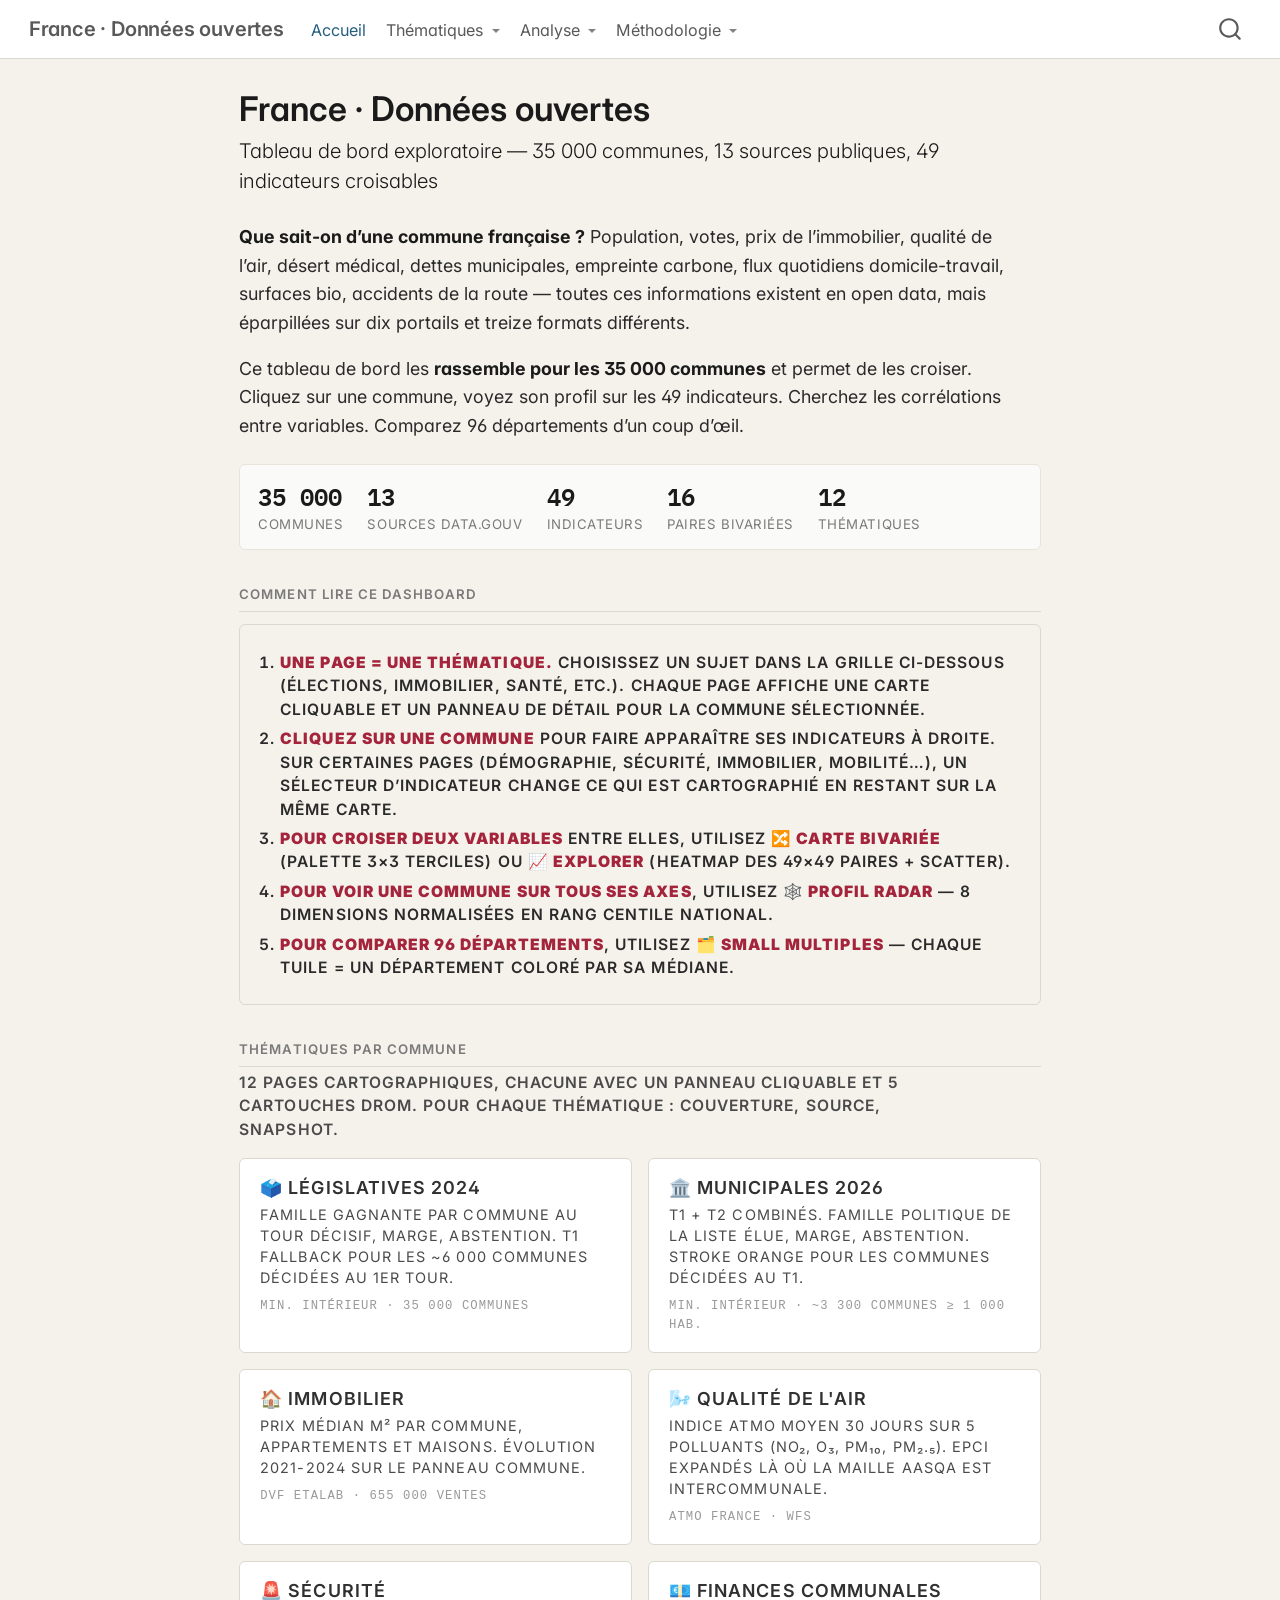
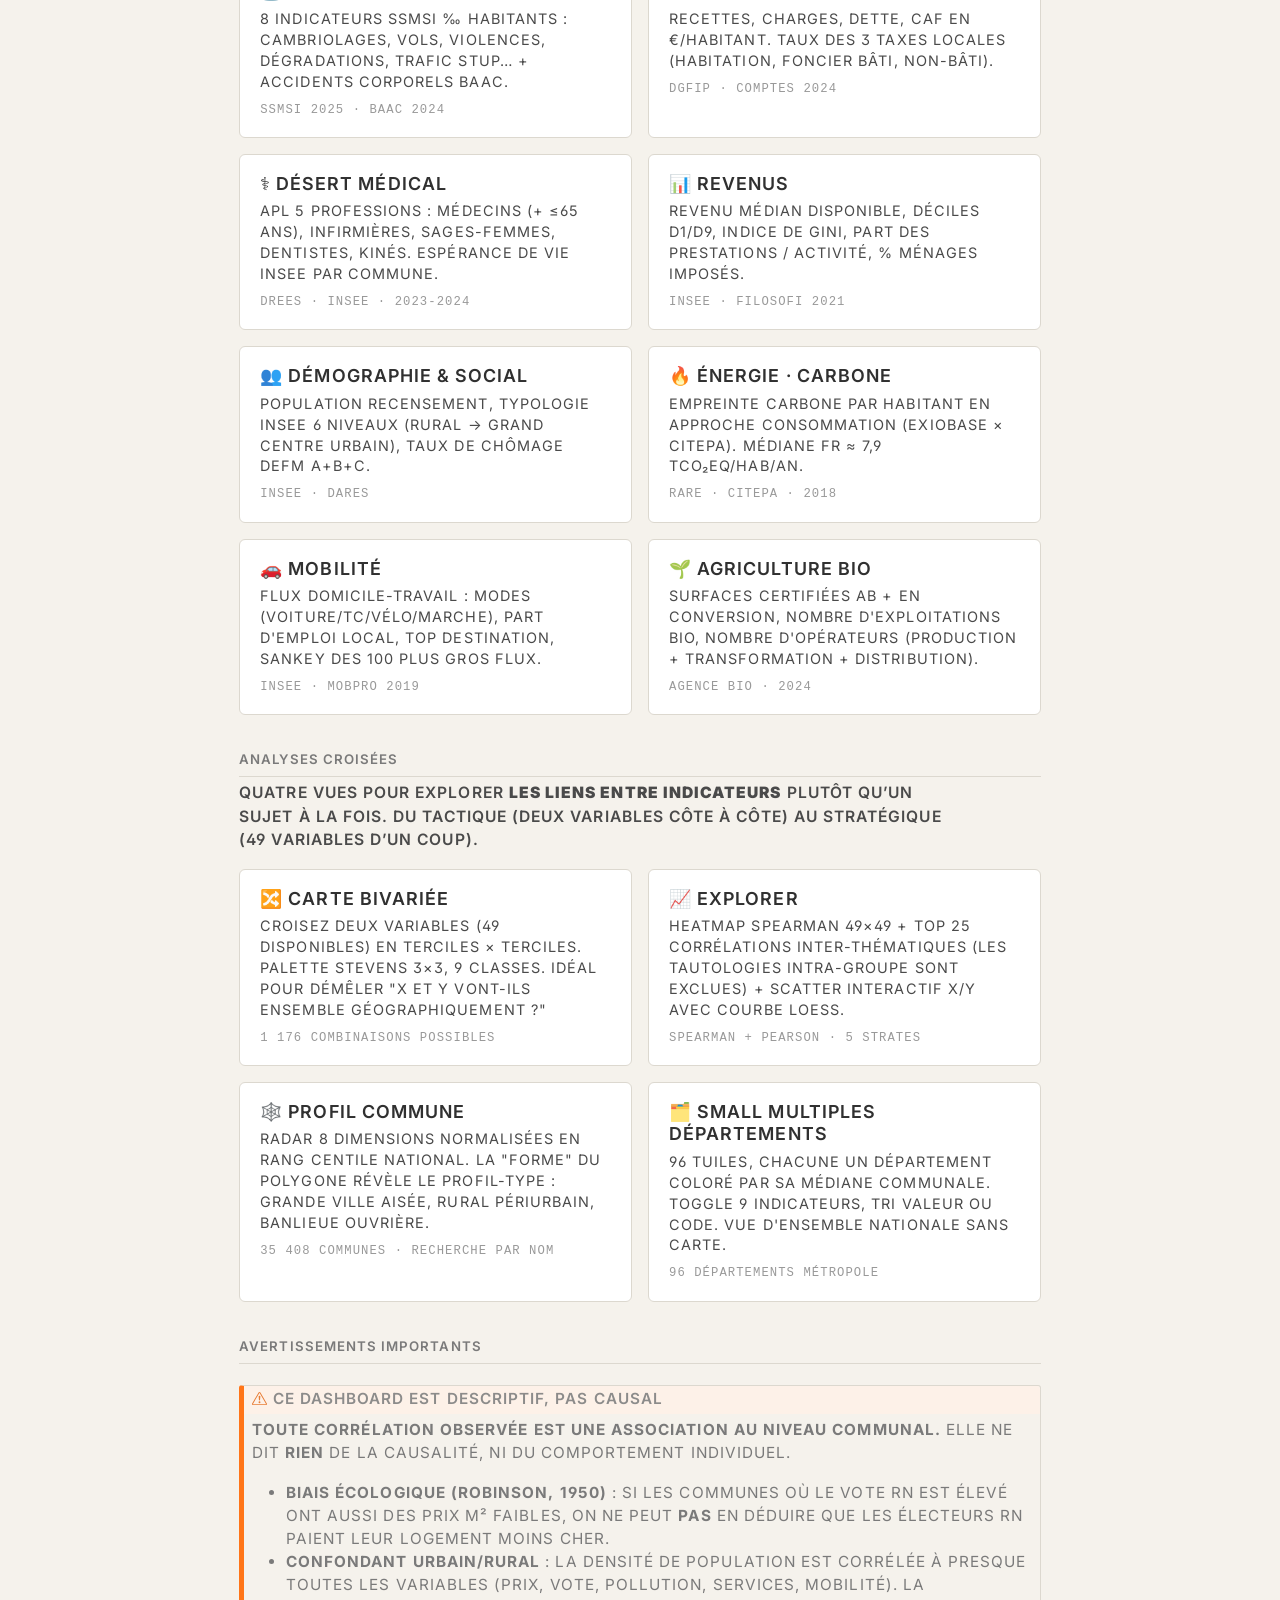
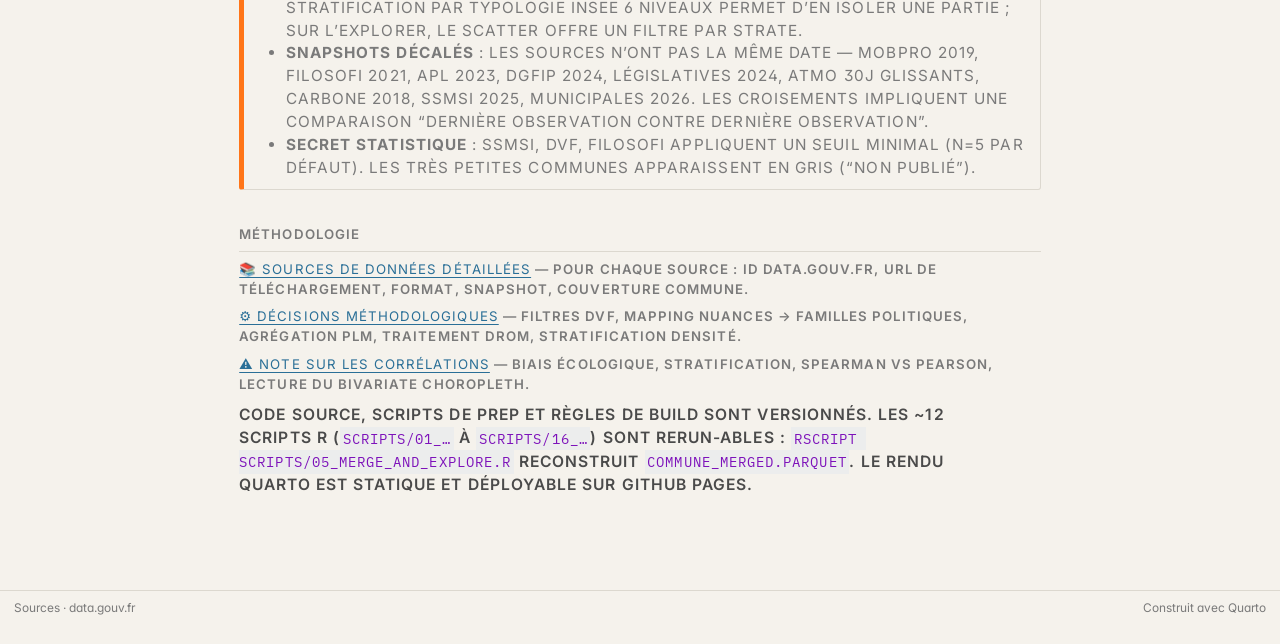
<file: index.html>
<!DOCTYPE html>
<html xmlns="http://www.w3.org/1999/xhtml" lang="fr" xml:lang="fr"><head>

<meta charset="utf-8">
<meta name="generator" content="quarto-1.9.37">

<meta name="viewport" content="width=device-width, initial-scale=1.0, user-scalable=yes">


<title>France · Données ouvertes</title>
<style>
/* Default styles provided by pandoc.
** See https://pandoc.org/MANUAL.html#variables-for-html for config info.
*/
code{white-space: pre-wrap;}
span.smallcaps{font-variant: small-caps;}
div.columns{display: flex; gap: min(4vw, 1.5em);}
div.column{flex: auto; overflow-x: auto;}
div.hanging-indent{margin-left: 1.5em; text-indent: -1.5em;}
ul.task-list{list-style: none;}
ul.task-list li input[type="checkbox"] {
  width: 0.8em;
  margin: 0 0.8em 0.2em -1em; /* quarto-specific, see https://github.com/quarto-dev/quarto-cli/issues/4556 */ 
  vertical-align: middle;
}
</style>


<script src="site_libs/quarto-nav/quarto-nav.js"></script>
<script src="site_libs/clipboard/clipboard.min.js"></script>
<script src="site_libs/quarto-search/autocomplete.umd.js"></script>
<script src="site_libs/quarto-search/fuse.min.js"></script>
<script src="site_libs/quarto-search/quarto-search.js"></script>
<meta name="quarto:offset" content="./">
<script src="site_libs/quarto-html/quarto.js" type="module"></script>
<script src="site_libs/quarto-html/tabsets/tabsets.js" type="module"></script>
<script src="site_libs/quarto-html/popper.min.js"></script>
<script src="site_libs/quarto-html/tippy.umd.min.js"></script>
<script src="site_libs/quarto-html/anchor.min.js"></script>
<link href="site_libs/quarto-html/tippy.css" rel="stylesheet">
<link href="site_libs/quarto-html/quarto-syntax-highlighting-7075d6c6b08816836a78c08b3fd54c83.css" rel="stylesheet" id="quarto-text-highlighting-styles">
<script src="site_libs/bootstrap/bootstrap.min.js"></script>
<link href="site_libs/bootstrap/bootstrap-icons.css" rel="stylesheet">
<link href="site_libs/bootstrap/bootstrap-68e3aed93143dc574f225ae22ccf3342.min.css" rel="stylesheet" append-hash="true" id="quarto-bootstrap" data-mode="light">
<script id="quarto-search-options" type="application/json">{
  "location": "navbar",
  "copy-button": false,
  "collapse-after": 3,
  "panel-placement": "end",
  "type": "overlay",
  "limit": 50,
  "keyboard-shortcut": [
    "f",
    "/",
    "s"
  ],
  "show-item-context": false,
  "language": {
    "search-no-results-text": "Pas de résultats",
    "search-matching-documents-text": "documents trouvés",
    "search-copy-link-title": "Copier le lien vers la recherche",
    "search-hide-matches-text": "Cacher les correspondances additionnelles",
    "search-more-match-text": "correspondance de plus dans ce document",
    "search-more-matches-text": "correspondances de plus dans ce document",
    "search-clear-button-title": "Effacer",
    "search-text-placeholder": "",
    "search-detached-cancel-button-title": "Annuler",
    "search-submit-button-title": "Envoyer",
    "search-label": "Recherche"
  }
}</script>
<style>html{ scroll-behavior: smooth; }</style>


</head>

<body class="nav-fixed fullcontent quarto-light">

<div id="quarto-search-results"></div>
  <header id="quarto-header" class="headroom fixed-top">
    <nav class="navbar navbar-expand-lg " data-bs-theme="dark">
      <div class="navbar-container container-fluid">
      <div class="navbar-brand-container mx-auto">
    <a class="navbar-brand" href="./index.html">
    <span class="navbar-title">France · Données ouvertes</span>
    </a>
  </div>
            <div id="quarto-search" class="" title="Recherche"></div>
          <button class="navbar-toggler" type="button" data-bs-toggle="collapse" data-bs-target="#navbarCollapse" aria-controls="navbarCollapse" role="menu" aria-expanded="false" aria-label="Basculer la navigation" onclick="if (window.quartoToggleHeadroom) { window.quartoToggleHeadroom(); }">
  <span class="navbar-toggler-icon"></span>
</button>
          <div class="collapse navbar-collapse" id="navbarCollapse">
            <ul class="navbar-nav navbar-nav-scroll me-auto">
  <li class="nav-item">
    <a class="nav-link active" href="./index.html" aria-current="page"> 
<span class="menu-text">Accueil</span></a>
  </li>  
  <li class="nav-item dropdown ">
    <a class="nav-link dropdown-toggle" href="#" id="nav-menu-thématiques" role="link" data-bs-toggle="dropdown" aria-expanded="false">
 <span class="menu-text">Thématiques</span>
    </a>
    <ul class="dropdown-menu" aria-labelledby="nav-menu-thématiques">    
        <li>
    <a class="dropdown-item" href="./pages/elections.html">
 <span class="dropdown-text">Législatives 2024</span></a>
  </li>  
        <li>
    <a class="dropdown-item" href="./pages/municipales.html">
 <span class="dropdown-text">Municipales 2026</span></a>
  </li>  
        <li>
    <a class="dropdown-item" href="./pages/immobilier.html">
 <span class="dropdown-text">Immobilier</span></a>
  </li>  
        <li>
    <a class="dropdown-item" href="./pages/air.html">
 <span class="dropdown-text">Qualité de l’air</span></a>
  </li>  
        <li>
    <a class="dropdown-item" href="./pages/securite.html">
 <span class="dropdown-text">Sécurité</span></a>
  </li>  
        <li>
    <a class="dropdown-item" href="./pages/finances.html">
 <span class="dropdown-text">Finances</span></a>
  </li>  
        <li>
    <a class="dropdown-item" href="./pages/sante.html">
 <span class="dropdown-text">Santé</span></a>
  </li>  
        <li>
    <a class="dropdown-item" href="./pages/revenus.html">
 <span class="dropdown-text">Revenus</span></a>
  </li>  
        <li>
    <a class="dropdown-item" href="./pages/demographie.html">
 <span class="dropdown-text">Démographie &amp; social</span></a>
  </li>  
        <li>
    <a class="dropdown-item" href="./pages/energie.html">
 <span class="dropdown-text">Énergie · carbone</span></a>
  </li>  
        <li>
    <a class="dropdown-item" href="./pages/mobilite.html">
 <span class="dropdown-text">Mobilité</span></a>
  </li>  
        <li>
    <a class="dropdown-item" href="./pages/agriculture.html">
 <span class="dropdown-text">Agriculture bio</span></a>
  </li>  
    </ul>
  </li>
  <li class="nav-item dropdown ">
    <a class="nav-link dropdown-toggle" href="#" id="nav-menu-analyse" role="link" data-bs-toggle="dropdown" aria-expanded="false">
 <span class="menu-text">Analyse</span>
    </a>
    <ul class="dropdown-menu" aria-labelledby="nav-menu-analyse">    
        <li>
    <a class="dropdown-item" href="./pages/bivariate.html">
 <span class="dropdown-text">Carte bivariée</span></a>
  </li>  
        <li>
    <a class="dropdown-item" href="./pages/explorer.html">
 <span class="dropdown-text">Explorer · corrélations</span></a>
  </li>  
        <li>
    <a class="dropdown-item" href="./pages/profil.html">
 <span class="dropdown-text">Profil commune · radar 8D</span></a>
  </li>  
        <li>
    <a class="dropdown-item" href="./pages/departements.html">
 <span class="dropdown-text">Départements · small multiples</span></a>
  </li>  
    </ul>
  </li>
  <li class="nav-item dropdown ">
    <a class="nav-link dropdown-toggle" href="#" id="nav-menu-méthodologie" role="link" data-bs-toggle="dropdown" aria-expanded="false">
 <span class="menu-text">Méthodologie</span>
    </a>
    <ul class="dropdown-menu" aria-labelledby="nav-menu-méthodologie">    
        <li>
    <a class="dropdown-item" href="./docs/data-sources.html">
 <span class="dropdown-text">Sources de données</span></a>
  </li>  
        <li>
    <a class="dropdown-item" href="./docs/decisions.html">
 <span class="dropdown-text">Décisions méthodologiques</span></a>
  </li>  
        <li>
    <a class="dropdown-item" href="./docs/correlations.html">
 <span class="dropdown-text">Note sur les corrélations</span></a>
  </li>  
    </ul>
  </li>
</ul>
          </div> <!-- /navcollapse -->
            <div class="quarto-navbar-tools">
</div>
      </div> <!-- /container-fluid -->
    </nav>
</header>
<!-- content -->
<div id="quarto-content" class="quarto-container page-columns page-rows-contents page-layout-article page-navbar">
<!-- sidebar -->
<!-- margin-sidebar -->
    
<!-- main -->
<main class="content" id="quarto-document-content">

<header id="title-block-header" class="quarto-title-block default">
<div class="quarto-title">
<h1 class="title">France · Données ouvertes</h1>
<p class="subtitle lead">Tableau de bord exploratoire — 35 000 communes, 13 sources publiques, 49 indicateurs croisables</p>
</div>



<div class="quarto-title-meta">

    
  
    
  </div>
  


</header>


<style>
.intro {
  font-size: 1.05rem;
  line-height: 1.6;
  color: #2A2A2A;
  max-width: 780px;
  margin: 8px 0 24px 0;
}
.intro strong { color: #1A1A1A; }
.theme-grid {
  display: grid;
  grid-template-columns: repeat(auto-fit, minmax(260px, 1fr));
  gap: 16px;
  margin: 16px 0 32px 0;
}
.theme-card {
  display: block;
  padding: 18px 20px;
  border: 1px solid #DCD8CF;
  border-radius: 6px;
  text-decoration: none;
  color: inherit;
  background: #FFFFFF;
  transition: all 0.15s;
}
.theme-card:hover {
  border-color: #2A6F97;
  box-shadow: 0 4px 12px rgba(0,0,0,0.06);
  transform: translateY(-1px);
}
.theme-card h3 { margin: 0 0 6px 0; font-size: 1.05rem; }
.theme-card p { margin: 0; font-size: 0.85rem; color: #4A4A4A; line-height: 1.45; }
.theme-card .src { font-size: 0.72rem; color: #999; margin-top: 8px; font-family: monospace; }
.section-title {
  font-size: 0.78rem;
  text-transform: uppercase;
  letter-spacing: 0.08em;
  color: #7A7A7A;
  font-weight: 600;
  margin-top: 36px;
  margin-bottom: 4px;
}
.section-sub {
  margin: 4px 0 14px 0;
  color: #4A4A4A;
  font-size: 0.92rem;
  max-width: 720px;
  line-height: 1.5;
}
.howto {
  background: #F5F2EC;
  border: 1px solid #DCD8CF;
  border-radius: 6px;
  padding: 18px 22px;
  margin: 12px 0 24px 0;
}
.howto ol { margin: 8px 0 0 18px; padding: 0; }
.howto li { margin: 6px 0; font-size: 0.92rem; line-height: 1.5; color: #2A2A2A; }
.howto li strong { color: #A4243B; }
.kpi-bar {
  display: flex;
  gap: 24px;
  flex-wrap: wrap;
  margin: 12px 0 28px 0;
  padding: 14px 18px;
  background: #FAFAF8;
  border: 1px solid #E8E4DC;
  border-radius: 6px;
}
.kpi { text-align: left; }
.kpi .v { font-family: "IBM Plex Mono", monospace; font-size: 1.4rem; font-weight: 600; color: #1A1A1A; }
.kpi .l { font-size: 0.78rem; color: #7A7A7A; text-transform: uppercase; letter-spacing: 0.04em; }
</style>
<div class="intro">
<p><strong>Que sait-on d’une commune française ?</strong> Population, votes, prix de l’immobilier, qualité de l’air, désert médical, dettes municipales, empreinte carbone, flux quotidiens domicile-travail, surfaces bio, accidents de la route — toutes ces informations existent en open data, mais éparpillées sur dix portails et treize formats différents.</p>
<p>Ce tableau de bord les <strong>rassemble pour les 35 000 communes</strong> et permet de les croiser. Cliquez sur une commune, voyez son profil sur les 49 indicateurs. Cherchez les corrélations entre variables. Comparez 96 départements d’un coup d’œil.</p>
</div>
<div class="kpi-bar">
  <div class="kpi"><div class="v">35 000</div><div class="l">communes</div></div>
  <div class="kpi"><div class="v">13</div><div class="l">sources data.gouv</div></div>
  <div class="kpi"><div class="v">49</div><div class="l">indicateurs</div></div>
  <div class="kpi"><div class="v">16</div><div class="l">paires bivariées</div></div>
  <div class="kpi"><div class="v">12</div><div class="l">thématiques</div></div>
</div>
<section id="comment-lire-ce-dashboard" class="level2 section-title">
<h2 class="section-title anchored" data-anchor-id="comment-lire-ce-dashboard">Comment lire ce dashboard</h2>
<div class="howto">
<ol type="1">
<li><strong>Une page = une thématique.</strong> Choisissez un sujet dans la grille ci-dessous (élections, immobilier, santé, etc.). Chaque page affiche une carte cliquable et un panneau de détail pour la commune sélectionnée.</li>
<li><strong>Cliquez sur une commune</strong> pour faire apparaître ses indicateurs à droite. Sur certaines pages (Démographie, Sécurité, Immobilier, Mobilité…), un sélecteur d’indicateur change ce qui est cartographié en restant sur la même carte.</li>
<li><strong>Pour croiser deux variables</strong> entre elles, utilisez <strong>🔀 Carte bivariée</strong> (palette 3×3 terciles) ou <strong>📈 Explorer</strong> (heatmap des 49×49 paires + scatter).</li>
<li><strong>Pour voir une commune sur tous ses axes</strong>, utilisez <strong>🕸️ Profil radar</strong> — 8 dimensions normalisées en rang centile national.</li>
<li><strong>Pour comparer 96 départements</strong>, utilisez <strong>🗂️ Small multiples</strong> — chaque tuile = un département coloré par sa médiane.</li>
</ol>
</div>
</section>
<section id="thématiques-par-commune" class="level2 section-title">
<h2 class="section-title anchored" data-anchor-id="thématiques-par-commune">Thématiques par commune</h2>
<div class="section-sub">
<p>12 pages cartographiques, chacune avec un panneau cliquable et 5 cartouches DROM. Pour chaque thématique : couverture, source, snapshot.</p>
</div>
<div class="theme-grid">
  <a href="pages/elections.html" class="theme-card">
    <h3 class="anchored">🗳️ Législatives 2024</h3>
    <p>Famille gagnante par commune au tour décisif, marge, abstention. T1 fallback pour les ~6 000 communes décidées au 1er tour.</p>
    <div class="src">Min. Intérieur · 35 000 communes</div>
  </a>
  <a href="pages/municipales.html" class="theme-card">
    <h3 class="anchored">🏛️ Municipales 2026</h3>
    <p>T1 + T2 combinés. Famille politique de la liste élue, marge, abstention. Stroke orange pour les communes décidées au T1.</p>
    <div class="src">Min. Intérieur · ~3 300 communes ≥ 1 000 hab.</div>
  </a>
  <a href="pages/immobilier.html" class="theme-card">
    <h3 class="anchored">🏠 Immobilier</h3>
    <p>Prix médian m² par commune, appartements et maisons. Évolution 2021-2024 sur le panneau commune.</p>
    <div class="src">DVF Etalab · 655 000 ventes</div>
  </a>
  <a href="pages/air.html" class="theme-card">
    <h3 class="anchored">🌬️ Qualité de l'air</h3>
    <p>Indice ATMO moyen 30 jours sur 5 polluants (NO₂, O₃, PM₁₀, PM₂.₅). EPCI expandés là où la maille AASQA est intercommunale.</p>
    <div class="src">Atmo France · WFS</div>
  </a>
  <a href="pages/securite.html" class="theme-card">
    <h3 class="anchored">🚨 Sécurité</h3>
    <p>8 indicateurs SSMSI ‰ habitants : cambriolages, vols, violences, dégradations, trafic stup… + accidents corporels BAAC.</p>
    <div class="src">SSMSI 2025 · BAAC 2024</div>
  </a>
  <a href="pages/finances.html" class="theme-card">
    <h3 class="anchored">💶 Finances communales</h3>
    <p>Recettes, charges, dette, CAF en €/habitant. Taux des 3 taxes locales (habitation, foncier bâti, non-bâti).</p>
    <div class="src">DGFiP · comptes 2024</div>
  </a>
  <a href="pages/sante.html" class="theme-card">
    <h3 class="anchored">⚕️ Désert médical</h3>
    <p>APL 5 professions : médecins (+ ≤65 ans), infirmières, sages-femmes, dentistes, kinés. Espérance de vie INSEE par commune.</p>
    <div class="src">DREES · INSEE · 2023-2024</div>
  </a>
  <a href="pages/revenus.html" class="theme-card">
    <h3 class="anchored">📊 Revenus</h3>
    <p>Revenu médian disponible, déciles D1/D9, indice de Gini, part des prestations / activité, % ménages imposés.</p>
    <div class="src">INSEE · FiLoSoFi 2021</div>
  </a>
  <a href="pages/demographie.html" class="theme-card">
    <h3 class="anchored">👥 Démographie &amp; social</h3>
    <p>Population recensement, typologie INSEE 6 niveaux (rural → grand centre urbain), taux de chômage DEFM A+B+C.</p>
    <div class="src">INSEE · DARES</div>
  </a>
  <a href="pages/energie.html" class="theme-card">
    <h3 class="anchored">🔥 Énergie · carbone</h3>
    <p>Empreinte carbone par habitant en approche consommation (EXIOBASE × CITEPA). Médiane FR ≈ 7,9 tCO₂eq/hab/an.</p>
    <div class="src">RARE · CITEPA · 2018</div>
  </a>
  <a href="pages/mobilite.html" class="theme-card">
    <h3 class="anchored">🚗 Mobilité</h3>
    <p>Flux domicile-travail : modes (voiture/TC/vélo/marche), part d'emploi local, top destination, Sankey des 100 plus gros flux.</p>
    <div class="src">INSEE · MOBPRO 2019</div>
  </a>
  <a href="pages/agriculture.html" class="theme-card">
    <h3 class="anchored">🌱 Agriculture bio</h3>
    <p>Surfaces certifiées AB + en conversion, nombre d'exploitations bio, nombre d'opérateurs (production + transformation + distribution).</p>
    <div class="src">Agence Bio · 2024</div>
  </a>
</div>
</section>
<section id="analyses-croisées" class="level2 section-title">
<h2 class="section-title anchored" data-anchor-id="analyses-croisées">Analyses croisées</h2>
<div class="section-sub">
<p>Quatre vues pour explorer <strong>les liens entre indicateurs</strong> plutôt qu’un sujet à la fois. Du tactique (deux variables côte à côte) au stratégique (49 variables d’un coup).</p>
</div>
<div class="theme-grid">
  <a href="pages/bivariate.html" class="theme-card">
    <h3 class="anchored">🔀 Carte bivariée</h3>
    <p>Croisez deux variables (49 disponibles) en terciles × terciles. Palette Stevens 3×3, 9 classes. Idéal pour démêler "X et Y vont-ils ensemble géographiquement ?"</p>
    <div class="src">1 176 combinaisons possibles</div>
  </a>
  <a href="pages/explorer.html" class="theme-card">
    <h3 class="anchored">📈 Explorer</h3>
    <p>Heatmap Spearman 49×49 + top 25 corrélations inter-thématiques (les tautologies intra-groupe sont exclues) + scatter interactif X/Y avec courbe LOESS.</p>
    <div class="src">Spearman + Pearson · 5 strates</div>
  </a>
  <a href="pages/profil.html" class="theme-card">
    <h3 class="anchored">🕸️ Profil commune</h3>
    <p>Radar 8 dimensions normalisées en rang centile national. La "forme" du polygone révèle le profil-type : grande ville aisée, rural périurbain, banlieue ouvrière.</p>
    <div class="src">35 408 communes · recherche par nom</div>
  </a>
  <a href="pages/departements.html" class="theme-card">
    <h3 class="anchored">🗂️ Small multiples départements</h3>
    <p>96 tuiles, chacune un département coloré par sa médiane communale. Toggle 9 indicateurs, tri valeur ou code. Vue d'ensemble nationale sans carte.</p>
    <div class="src">96 départements métropole</div>
  </a>
</div>
</section>
<section id="avertissements-importants" class="level2 section-title">
<h2 class="section-title anchored" data-anchor-id="avertissements-importants">Avertissements importants</h2>
<div class="callout callout-style-default callout-warning callout-titled" title="Ce dashboard est descriptif, pas causal">
<div class="callout-header d-flex align-content-center">
<div class="callout-icon-container">
<i class="callout-icon"></i>
</div>
<div class="callout-title-container flex-fill">
<span class="screen-reader-only">Avertissement</span>Ce dashboard est descriptif, pas causal
</div>
</div>
<div class="callout-body-container callout-body">
<p><strong>Toute corrélation observée est une association au niveau communal.</strong> Elle ne dit <strong>rien</strong> de la causalité, ni du comportement individuel.</p>
<ul>
<li><strong>Biais écologique (Robinson, 1950)</strong> : si les communes où le vote RN est élevé ont aussi des prix m² faibles, on ne peut <strong>pas</strong> en déduire que les électeurs RN paient leur logement moins cher.</li>
<li><strong>Confondant urbain/rural</strong> : la densité de population est corrélée à presque toutes les variables (prix, vote, pollution, services, mobilité). La stratification par typologie INSEE 6 niveaux permet d’en isoler une partie ; sur l’Explorer, le scatter offre un filtre par strate.</li>
<li><strong>Snapshots décalés</strong> : les sources n’ont pas la même date — MOBPRO 2019, FiLoSoFi 2021, APL 2023, DGFiP 2024, Législatives 2024, Atmo 30j glissants, Carbone 2018, SSMSI 2025, Municipales 2026. Les croisements impliquent une comparaison “dernière observation contre dernière observation”.</li>
<li><strong>Secret statistique</strong> : SSMSI, DVF, FiLoSoFi appliquent un seuil minimal (n=5 par défaut). Les très petites communes apparaissent en gris (“non publié”).</li>
</ul>
</div>
</div>
</section>
<section id="méthodologie" class="level2 section-title">
<h2 class="section-title anchored" data-anchor-id="méthodologie">Méthodologie</h2>
<ul style="list-style:none;padding:0;margin:8px 0;">
  <li style="margin:8px 0;"><a href="docs/data-sources.html" style="color:#2A6F97;">📚 Sources de données détaillées</a> — pour chaque source : ID data.gouv.fr, URL de téléchargement, format, snapshot, couverture commune.</li>
  <li style="margin:8px 0;"><a href="docs/decisions.html" style="color:#2A6F97;">⚙️ Décisions méthodologiques</a> — filtres DVF, mapping nuances → familles politiques, agrégation PLM, traitement DROM, stratification densité.</li>
  <li style="margin:8px 0;"><a href="docs/correlations.html" style="color:#2A6F97;">⚠️ Note sur les corrélations</a> — biais écologique, stratification, Spearman vs Pearson, lecture du bivariate choropleth.</li>
</ul>
<div class="section-sub">
<p>Code source, scripts de prep et règles de build sont versionnés. Les ~12 scripts R (<code>scripts/01_…</code> à <code>scripts/16_…</code>) sont rerun-ables : <code>Rscript scripts/05_merge_and_explore.R</code> reconstruit <code>commune_merged.parquet</code>. Le rendu Quarto est statique et déployable sur GitHub Pages.</p>
</div>


</section>

</main> <!-- /main -->
<script id="quarto-html-after-body" type="application/javascript">
  window.document.addEventListener("DOMContentLoaded", function (event) {
    const icon = "";
    const anchorJS = new window.AnchorJS();
    anchorJS.options = {
      placement: 'right',
      icon: icon
    };
    anchorJS.add('.anchored');
    const isCodeAnnotation = (el) => {
      for (const clz of el.classList) {
        if (clz.startsWith('code-annotation-')) {                     
          return true;
        }
      }
      return false;
    }
    const onCopySuccess = function(e) {
      // button target
      const button = e.trigger;
      // don't keep focus
      button.blur();
      // flash "checked"
      button.classList.add('code-copy-button-checked');
      var currentTitle = button.getAttribute("title");
      button.setAttribute("title", "Copié");
      let tooltip;
      if (window.bootstrap) {
        button.setAttribute("data-bs-toggle", "tooltip");
        button.setAttribute("data-bs-placement", "left");
        button.setAttribute("data-bs-title", "Copié");
        tooltip = new bootstrap.Tooltip(button, 
          { trigger: "manual", 
            customClass: "code-copy-button-tooltip",
            offset: [0, -8]});
        tooltip.show();    
      }
      setTimeout(function() {
        if (tooltip) {
          tooltip.hide();
          button.removeAttribute("data-bs-title");
          button.removeAttribute("data-bs-toggle");
          button.removeAttribute("data-bs-placement");
        }
        button.setAttribute("title", currentTitle);
        button.classList.remove('code-copy-button-checked');
      }, 1000);
      // clear code selection
      e.clearSelection();
    }
    const getTextToCopy = function(trigger) {
      const outerScaffold = trigger.parentElement.cloneNode(true);
      const codeEl = outerScaffold.querySelector('code');
      for (const childEl of codeEl.children) {
        if (isCodeAnnotation(childEl)) {
          childEl.remove();
        }
      }
      return codeEl.innerText;
    }
    const clipboard = new window.ClipboardJS('.code-copy-button:not([data-in-quarto-modal])', {
      text: getTextToCopy
    });
    clipboard.on('success', onCopySuccess);
    if (window.document.getElementById('quarto-embedded-source-code-modal')) {
      const clipboardModal = new window.ClipboardJS('.code-copy-button[data-in-quarto-modal]', {
        text: getTextToCopy,
        container: window.document.getElementById('quarto-embedded-source-code-modal')
      });
      clipboardModal.on('success', onCopySuccess);
    }
      var localhostRegex = new RegExp(/^(?:http|https):\/\/localhost\:?[0-9]*\//);
      var mailtoRegex = new RegExp(/^mailto:/);
        var filterRegex = new RegExp("https:\/\/PierreBeaucoral\.github\.io\/dashboard-france-ouvert\/");
      var isInternal = (href) => {
          return filterRegex.test(href) || localhostRegex.test(href) || mailtoRegex.test(href);
      }
      // Inspect non-navigation links and adorn them if external
     var links = window.document.querySelectorAll('a[href]:not(.nav-link):not(.navbar-brand):not(.toc-action):not(.sidebar-link):not(.sidebar-item-toggle):not(.pagination-link):not(.no-external):not([aria-hidden]):not(.dropdown-item):not(.quarto-navigation-tool):not(.about-link)');
      for (var i=0; i<links.length; i++) {
        const link = links[i];
        if (!isInternal(link.href)) {
          // undo the damage that might have been done by quarto-nav.js in the case of
          // links that we want to consider external
          if (link.dataset.originalHref !== undefined) {
            link.href = link.dataset.originalHref;
          }
        }
      }
    function tippyHover(el, contentFn, onTriggerFn, onUntriggerFn) {
      const config = {
        allowHTML: true,
        maxWidth: 500,
        delay: 100,
        arrow: false,
        appendTo: function(el) {
            return el.parentElement;
        },
        interactive: true,
        interactiveBorder: 10,
        theme: 'quarto',
        placement: 'bottom-start',
      };
      if (contentFn) {
        config.content = contentFn;
      }
      if (onTriggerFn) {
        config.onTrigger = onTriggerFn;
      }
      if (onUntriggerFn) {
        config.onUntrigger = onUntriggerFn;
      }
      window.tippy(el, config); 
    }
    const noterefs = window.document.querySelectorAll('a[role="doc-noteref"]');
    for (var i=0; i<noterefs.length; i++) {
      const ref = noterefs[i];
      tippyHover(ref, function() {
        // use id or data attribute instead here
        let href = ref.getAttribute('data-footnote-href') || ref.getAttribute('href');
        try { href = new URL(href).hash; } catch {}
        const id = href.replace(/^#\/?/, "");
        const note = window.document.getElementById(id);
        if (note) {
          return note.innerHTML;
        } else {
          return "";
        }
      });
    }
    const xrefs = window.document.querySelectorAll('a.quarto-xref');
    const processXRef = (id, note) => {
      // Strip column container classes
      const stripColumnClz = (el) => {
        el.classList.remove("page-full", "page-columns");
        if (el.children) {
          for (const child of el.children) {
            stripColumnClz(child);
          }
        }
      }
      stripColumnClz(note)
      if (id === null || id.startsWith('sec-')) {
        // Special case sections, only their first couple elements
        const container = document.createElement("div");
        if (note.children && note.children.length > 2) {
          container.appendChild(note.children[0].cloneNode(true));
          for (let i = 1; i < note.children.length; i++) {
            const child = note.children[i];
            if (child.tagName === "P" && child.innerText === "") {
              continue;
            } else {
              container.appendChild(child.cloneNode(true));
              break;
            }
          }
          if (window.Quarto?.typesetMath) {
            window.Quarto.typesetMath(container);
          }
          return container.innerHTML
        } else {
          if (window.Quarto?.typesetMath) {
            window.Quarto.typesetMath(note);
          }
          return note.innerHTML;
        }
      } else {
        // Remove any anchor links if they are present
        const anchorLink = note.querySelector('a.anchorjs-link');
        if (anchorLink) {
          anchorLink.remove();
        }
        if (window.Quarto?.typesetMath) {
          window.Quarto.typesetMath(note);
        }
        if (note.classList.contains("callout")) {
          return note.outerHTML;
        } else {
          return note.innerHTML;
        }
      }
    }
    for (var i=0; i<xrefs.length; i++) {
      const xref = xrefs[i];
      tippyHover(xref, undefined, function(instance) {
        instance.disable();
        let url = xref.getAttribute('href');
        let hash = undefined; 
        if (url.startsWith('#')) {
          hash = url;
        } else {
          try { hash = new URL(url).hash; } catch {}
        }
        if (hash) {
          const id = hash.replace(/^#\/?/, "");
          const note = window.document.getElementById(id);
          if (note !== null) {
            try {
              const html = processXRef(id, note.cloneNode(true));
              instance.setContent(html);
            } finally {
              instance.enable();
              instance.show();
            }
          } else {
            // See if we can fetch this
            fetch(url.split('#')[0])
            .then(res => res.text())
            .then(html => {
              const parser = new DOMParser();
              const htmlDoc = parser.parseFromString(html, "text/html");
              const note = htmlDoc.getElementById(id);
              if (note !== null) {
                const html = processXRef(id, note);
                instance.setContent(html);
              } 
            }).finally(() => {
              instance.enable();
              instance.show();
            });
          }
        } else {
          // See if we can fetch a full url (with no hash to target)
          // This is a special case and we should probably do some content thinning / targeting
          fetch(url)
          .then(res => res.text())
          .then(html => {
            const parser = new DOMParser();
            const htmlDoc = parser.parseFromString(html, "text/html");
            const note = htmlDoc.querySelector('main.content');
            if (note !== null) {
              // This should only happen for chapter cross references
              // (since there is no id in the URL)
              // remove the first header
              if (note.children.length > 0 && note.children[0].tagName === "HEADER") {
                note.children[0].remove();
              }
              const html = processXRef(null, note);
              instance.setContent(html);
            } 
          }).finally(() => {
            instance.enable();
            instance.show();
          });
        }
      }, function(instance) {
      });
    }
        let selectedAnnoteEl;
        const selectorForAnnotation = ( cell, annotation) => {
          let cellAttr = 'data-code-cell="' + cell + '"';
          let lineAttr = 'data-code-annotation="' +  annotation + '"';
          const selector = 'span[' + cellAttr + '][' + lineAttr + ']';
          return selector;
        }
        const selectCodeLines = (annoteEl) => {
          const doc = window.document;
          const targetCell = annoteEl.getAttribute("data-target-cell");
          const targetAnnotation = annoteEl.getAttribute("data-target-annotation");
          const annoteSpan = window.document.querySelector(selectorForAnnotation(targetCell, targetAnnotation));
          const lines = annoteSpan.getAttribute("data-code-lines").split(",");
          const lineIds = lines.map((line) => {
            return targetCell + "-" + line;
          })
          let top = null;
          let height = null;
          let parent = null;
          if (lineIds.length > 0) {
              //compute the position of the single el (top and bottom and make a div)
              const el = window.document.getElementById(lineIds[0]);
              top = el.offsetTop;
              height = el.offsetHeight;
              parent = el.parentElement.parentElement;
            if (lineIds.length > 1) {
              const lastEl = window.document.getElementById(lineIds[lineIds.length - 1]);
              const bottom = lastEl.offsetTop + lastEl.offsetHeight;
              height = bottom - top;
            }
            if (top !== null && height !== null && parent !== null) {
              // cook up a div (if necessary) and position it 
              let div = window.document.getElementById("code-annotation-line-highlight");
              if (div === null) {
                div = window.document.createElement("div");
                div.setAttribute("id", "code-annotation-line-highlight");
                div.style.position = 'absolute';
                parent.appendChild(div);
              }
              div.style.top = top - 2 + "px";
              div.style.height = height + 4 + "px";
              div.style.left = 0;
              let gutterDiv = window.document.getElementById("code-annotation-line-highlight-gutter");
              if (gutterDiv === null) {
                gutterDiv = window.document.createElement("div");
                gutterDiv.setAttribute("id", "code-annotation-line-highlight-gutter");
                gutterDiv.style.position = 'absolute';
                const codeCell = window.document.getElementById(targetCell);
                const gutter = codeCell.querySelector('.code-annotation-gutter');
                gutter.appendChild(gutterDiv);
              }
              gutterDiv.style.top = top - 2 + "px";
              gutterDiv.style.height = height + 4 + "px";
            }
            selectedAnnoteEl = annoteEl;
          }
        };
        const unselectCodeLines = () => {
          const elementsIds = ["code-annotation-line-highlight", "code-annotation-line-highlight-gutter"];
          elementsIds.forEach((elId) => {
            const div = window.document.getElementById(elId);
            if (div) {
              div.remove();
            }
          });
          selectedAnnoteEl = undefined;
        };
          // Handle positioning of the toggle
      window.addEventListener(
        "resize",
        throttle(() => {
          elRect = undefined;
          if (selectedAnnoteEl) {
            selectCodeLines(selectedAnnoteEl);
          }
        }, 10)
      );
      function throttle(fn, ms) {
      let throttle = false;
      let timer;
        return (...args) => {
          if(!throttle) { // first call gets through
              fn.apply(this, args);
              throttle = true;
          } else { // all the others get throttled
              if(timer) clearTimeout(timer); // cancel #2
              timer = setTimeout(() => {
                fn.apply(this, args);
                timer = throttle = false;
              }, ms);
          }
        };
      }
        // Attach click handler to the DT
        const annoteDls = window.document.querySelectorAll('dt[data-target-cell]');
        for (const annoteDlNode of annoteDls) {
          annoteDlNode.addEventListener('click', (event) => {
            const clickedEl = event.target;
            if (clickedEl !== selectedAnnoteEl) {
              unselectCodeLines();
              const activeEl = window.document.querySelector('dt[data-target-cell].code-annotation-active');
              if (activeEl) {
                activeEl.classList.remove('code-annotation-active');
              }
              selectCodeLines(clickedEl);
              clickedEl.classList.add('code-annotation-active');
            } else {
              // Unselect the line
              unselectCodeLines();
              clickedEl.classList.remove('code-annotation-active');
            }
          });
        }
    const findCites = (el) => {
      const parentEl = el.parentElement;
      if (parentEl) {
        const cites = parentEl.dataset.cites;
        if (cites) {
          return {
            el,
            cites: cites.split(' ')
          };
        } else {
          return findCites(el.parentElement)
        }
      } else {
        return undefined;
      }
    };
    var bibliorefs = window.document.querySelectorAll('a[role="doc-biblioref"]');
    for (var i=0; i<bibliorefs.length; i++) {
      const ref = bibliorefs[i];
      const citeInfo = findCites(ref);
      if (citeInfo) {
        tippyHover(citeInfo.el, function() {
          var popup = window.document.createElement('div');
          citeInfo.cites.forEach(function(cite) {
            var citeDiv = window.document.createElement('div');
            citeDiv.classList.add('hanging-indent');
            citeDiv.classList.add('csl-entry');
            var biblioDiv = window.document.getElementById('ref-' + cite);
            if (biblioDiv) {
              citeDiv.innerHTML = biblioDiv.innerHTML;
            }
            popup.appendChild(citeDiv);
          });
          return popup.innerHTML;
        });
      }
    }
  });
  </script>
</div> <!-- /content -->
<footer class="footer">
  <div class="nav-footer">
    <div class="nav-footer-left">
<p>Sources · data.gouv.fr</p>
</div>   
    <div class="nav-footer-center">
      &nbsp;
    </div>
    <div class="nav-footer-right">
<p>Construit avec Quarto</p>
</div>
  </div>
</footer>




<script src="site_libs/quarto-html/zenscroll-min.js"></script>
</body></html>
</file>
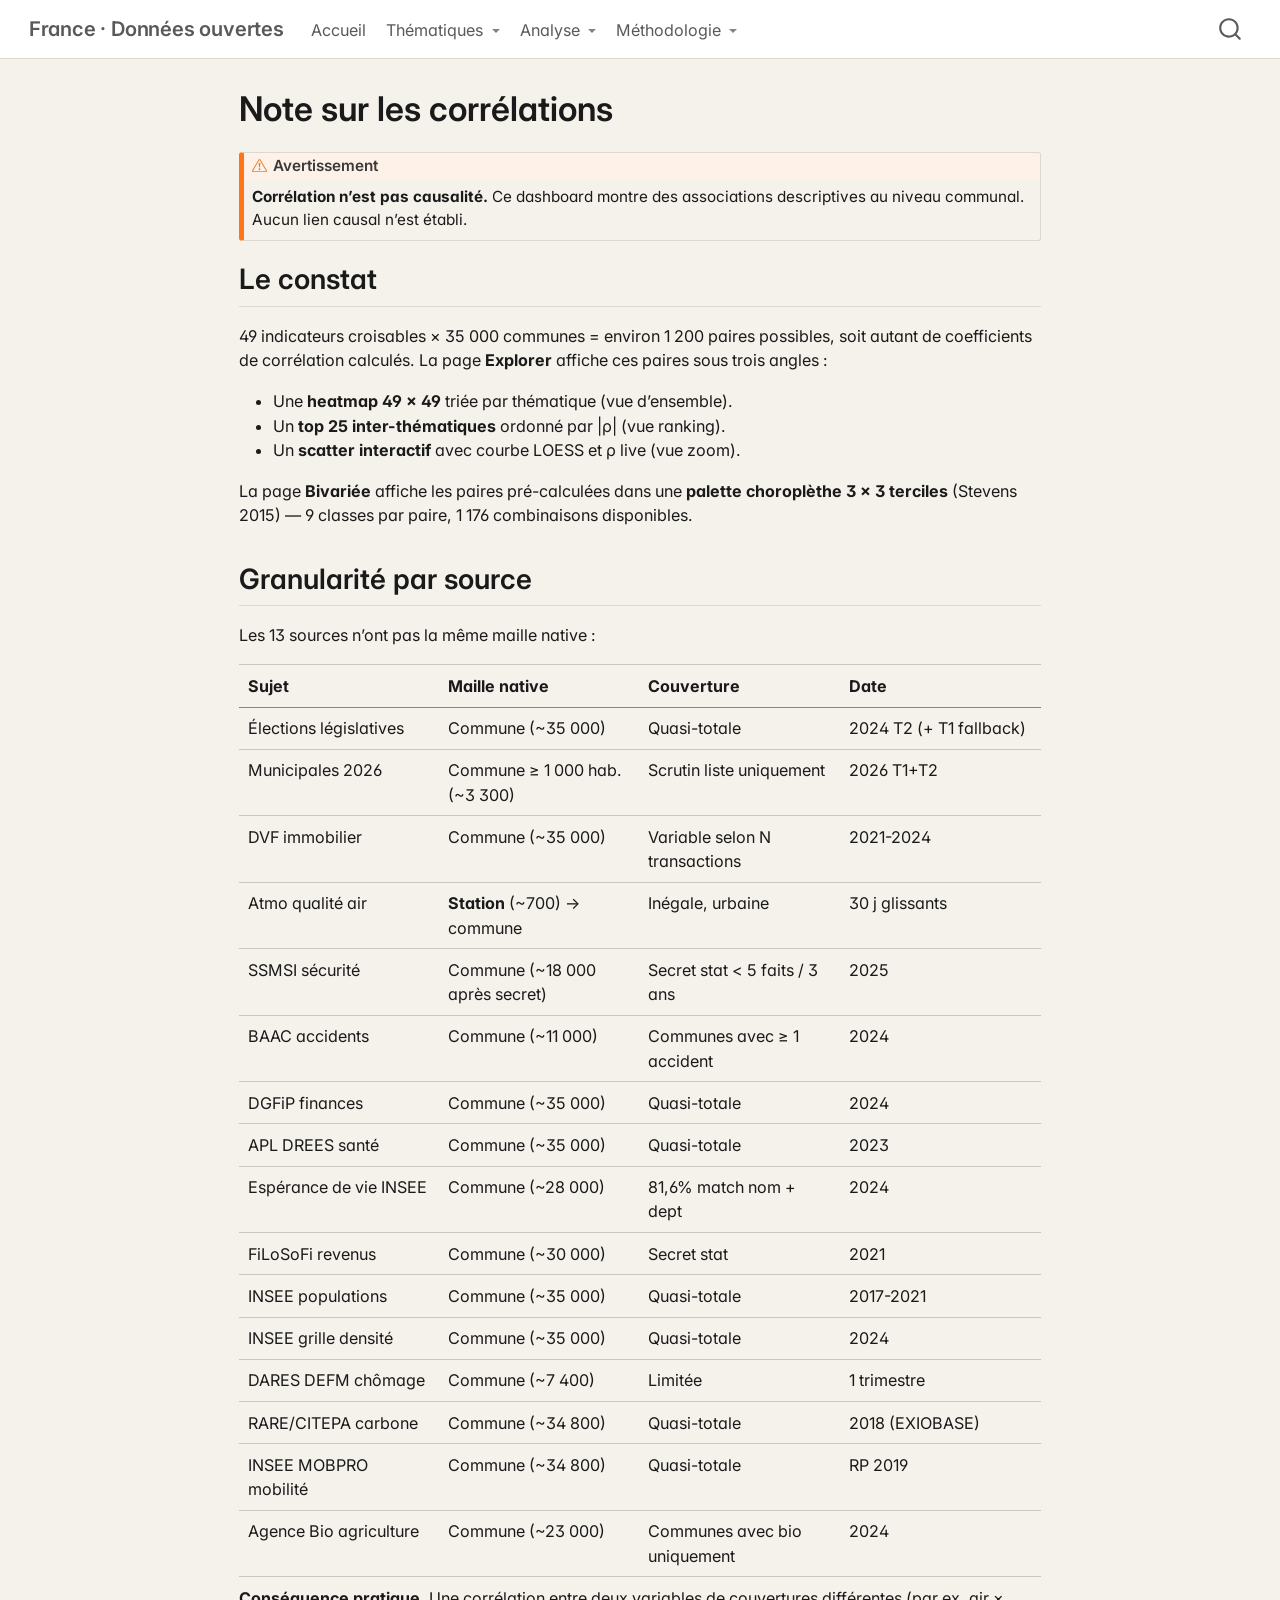
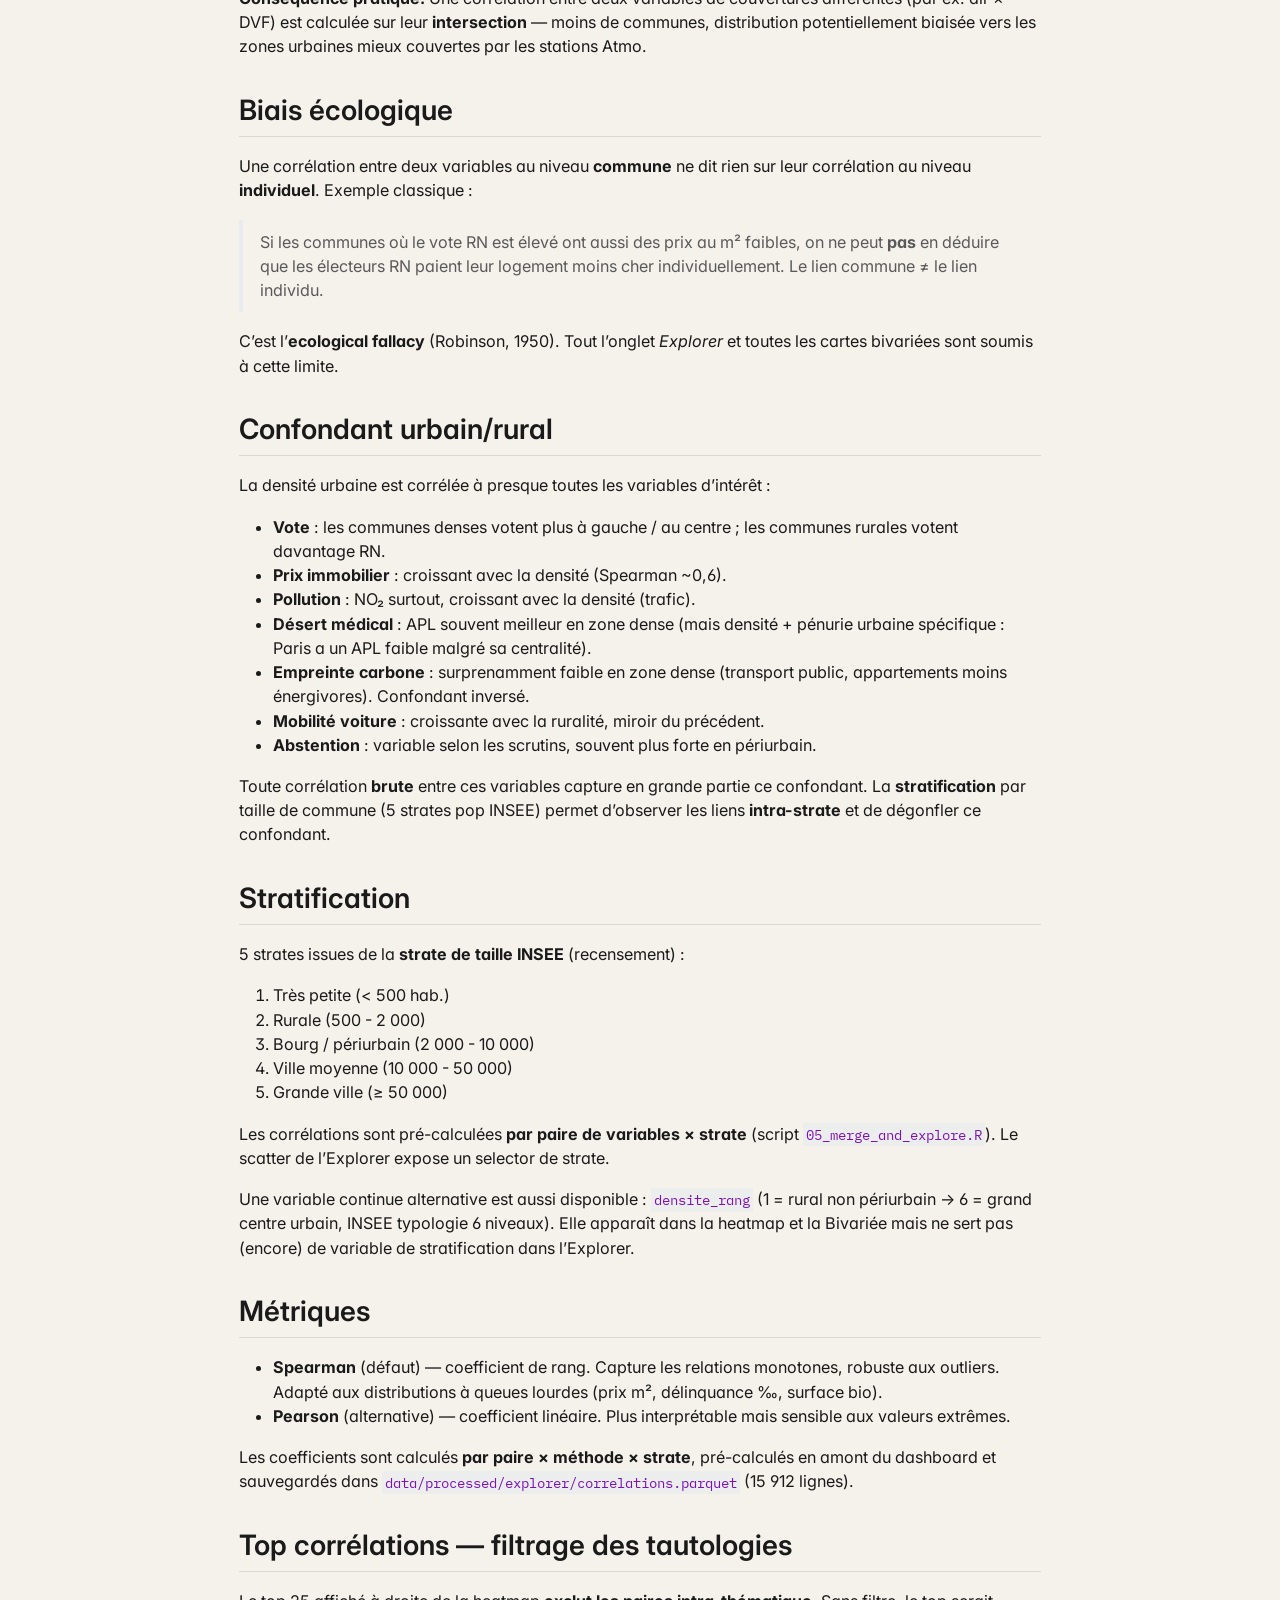
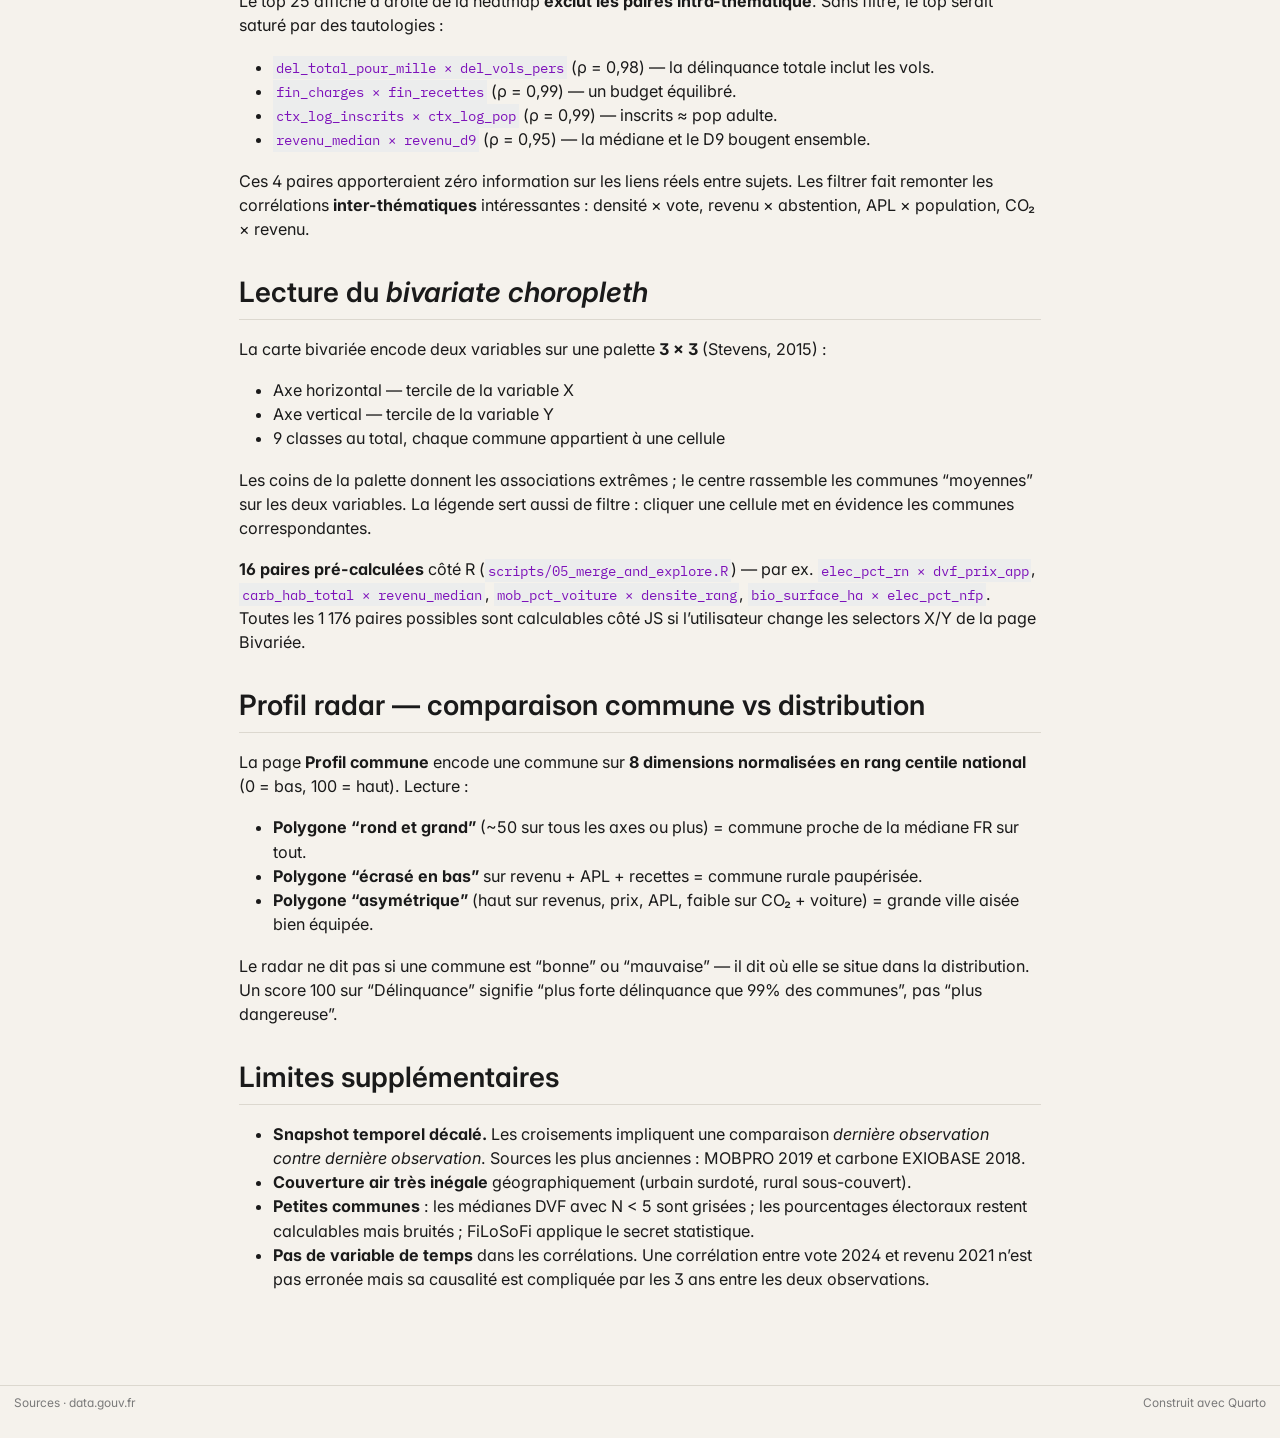
<file: docs/correlations.html>
<!DOCTYPE html>
<html xmlns="http://www.w3.org/1999/xhtml" lang="fr" xml:lang="fr"><head>

<meta charset="utf-8">
<meta name="generator" content="quarto-1.9.37">

<meta name="viewport" content="width=device-width, initial-scale=1.0, user-scalable=yes">


<title>Note sur les corrélations – France · Données ouvertes</title>
<style>
/* Default styles provided by pandoc.
** See https://pandoc.org/MANUAL.html#variables-for-html for config info.
*/
code{white-space: pre-wrap;}
span.smallcaps{font-variant: small-caps;}
div.columns{display: flex; gap: min(4vw, 1.5em);}
div.column{flex: auto; overflow-x: auto;}
div.hanging-indent{margin-left: 1.5em; text-indent: -1.5em;}
ul.task-list{list-style: none;}
ul.task-list li input[type="checkbox"] {
  width: 0.8em;
  margin: 0 0.8em 0.2em -1em; /* quarto-specific, see https://github.com/quarto-dev/quarto-cli/issues/4556 */ 
  vertical-align: middle;
}
</style>


<script src="../site_libs/quarto-nav/quarto-nav.js"></script>
<script src="../site_libs/clipboard/clipboard.min.js"></script>
<script src="../site_libs/quarto-search/autocomplete.umd.js"></script>
<script src="../site_libs/quarto-search/fuse.min.js"></script>
<script src="../site_libs/quarto-search/quarto-search.js"></script>
<meta name="quarto:offset" content="../">
<script src="../site_libs/quarto-html/quarto.js" type="module"></script>
<script src="../site_libs/quarto-html/tabsets/tabsets.js" type="module"></script>
<script src="../site_libs/quarto-html/popper.min.js"></script>
<script src="../site_libs/quarto-html/tippy.umd.min.js"></script>
<script src="../site_libs/quarto-html/anchor.min.js"></script>
<link href="../site_libs/quarto-html/tippy.css" rel="stylesheet">
<link href="../site_libs/quarto-html/quarto-syntax-highlighting-7075d6c6b08816836a78c08b3fd54c83.css" rel="stylesheet" id="quarto-text-highlighting-styles">
<script src="../site_libs/bootstrap/bootstrap.min.js"></script>
<link href="../site_libs/bootstrap/bootstrap-icons.css" rel="stylesheet">
<link href="../site_libs/bootstrap/bootstrap-68e3aed93143dc574f225ae22ccf3342.min.css" rel="stylesheet" append-hash="true" id="quarto-bootstrap" data-mode="light">
<script id="quarto-search-options" type="application/json">{
  "location": "navbar",
  "copy-button": false,
  "collapse-after": 3,
  "panel-placement": "end",
  "type": "overlay",
  "limit": 50,
  "keyboard-shortcut": [
    "f",
    "/",
    "s"
  ],
  "show-item-context": false,
  "language": {
    "search-no-results-text": "Pas de résultats",
    "search-matching-documents-text": "documents trouvés",
    "search-copy-link-title": "Copier le lien vers la recherche",
    "search-hide-matches-text": "Cacher les correspondances additionnelles",
    "search-more-match-text": "correspondance de plus dans ce document",
    "search-more-matches-text": "correspondances de plus dans ce document",
    "search-clear-button-title": "Effacer",
    "search-text-placeholder": "",
    "search-detached-cancel-button-title": "Annuler",
    "search-submit-button-title": "Envoyer",
    "search-label": "Recherche"
  }
}</script>
<style>html{ scroll-behavior: smooth; }</style>


</head>

<body class="nav-fixed fullcontent quarto-light">

<div id="quarto-search-results"></div>
  <header id="quarto-header" class="headroom fixed-top">
    <nav class="navbar navbar-expand-lg " data-bs-theme="dark">
      <div class="navbar-container container-fluid">
      <div class="navbar-brand-container mx-auto">
    <a class="navbar-brand" href="../index.html">
    <span class="navbar-title">France · Données ouvertes</span>
    </a>
  </div>
            <div id="quarto-search" class="" title="Recherche"></div>
          <button class="navbar-toggler" type="button" data-bs-toggle="collapse" data-bs-target="#navbarCollapse" aria-controls="navbarCollapse" role="menu" aria-expanded="false" aria-label="Basculer la navigation" onclick="if (window.quartoToggleHeadroom) { window.quartoToggleHeadroom(); }">
  <span class="navbar-toggler-icon"></span>
</button>
          <div class="collapse navbar-collapse" id="navbarCollapse">
            <ul class="navbar-nav navbar-nav-scroll me-auto">
  <li class="nav-item">
    <a class="nav-link" href="../index.html"> 
<span class="menu-text">Accueil</span></a>
  </li>  
  <li class="nav-item dropdown ">
    <a class="nav-link dropdown-toggle" href="#" id="nav-menu-thématiques" role="link" data-bs-toggle="dropdown" aria-expanded="false">
 <span class="menu-text">Thématiques</span>
    </a>
    <ul class="dropdown-menu" aria-labelledby="nav-menu-thématiques">    
        <li>
    <a class="dropdown-item" href="../pages/elections.html">
 <span class="dropdown-text">Législatives 2024</span></a>
  </li>  
        <li>
    <a class="dropdown-item" href="../pages/municipales.html">
 <span class="dropdown-text">Municipales 2026</span></a>
  </li>  
        <li>
    <a class="dropdown-item" href="../pages/immobilier.html">
 <span class="dropdown-text">Immobilier</span></a>
  </li>  
        <li>
    <a class="dropdown-item" href="../pages/air.html">
 <span class="dropdown-text">Qualité de l’air</span></a>
  </li>  
        <li>
    <a class="dropdown-item" href="../pages/securite.html">
 <span class="dropdown-text">Sécurité</span></a>
  </li>  
        <li>
    <a class="dropdown-item" href="../pages/finances.html">
 <span class="dropdown-text">Finances</span></a>
  </li>  
        <li>
    <a class="dropdown-item" href="../pages/sante.html">
 <span class="dropdown-text">Santé</span></a>
  </li>  
        <li>
    <a class="dropdown-item" href="../pages/revenus.html">
 <span class="dropdown-text">Revenus</span></a>
  </li>  
        <li>
    <a class="dropdown-item" href="../pages/demographie.html">
 <span class="dropdown-text">Démographie &amp; social</span></a>
  </li>  
        <li>
    <a class="dropdown-item" href="../pages/energie.html">
 <span class="dropdown-text">Énergie · carbone</span></a>
  </li>  
        <li>
    <a class="dropdown-item" href="../pages/mobilite.html">
 <span class="dropdown-text">Mobilité</span></a>
  </li>  
        <li>
    <a class="dropdown-item" href="../pages/agriculture.html">
 <span class="dropdown-text">Agriculture bio</span></a>
  </li>  
    </ul>
  </li>
  <li class="nav-item dropdown ">
    <a class="nav-link dropdown-toggle" href="#" id="nav-menu-analyse" role="link" data-bs-toggle="dropdown" aria-expanded="false">
 <span class="menu-text">Analyse</span>
    </a>
    <ul class="dropdown-menu" aria-labelledby="nav-menu-analyse">    
        <li>
    <a class="dropdown-item" href="../pages/bivariate.html">
 <span class="dropdown-text">Carte bivariée</span></a>
  </li>  
        <li>
    <a class="dropdown-item" href="../pages/explorer.html">
 <span class="dropdown-text">Explorer · corrélations</span></a>
  </li>  
        <li>
    <a class="dropdown-item" href="../pages/profil.html">
 <span class="dropdown-text">Profil commune · radar 8D</span></a>
  </li>  
        <li>
    <a class="dropdown-item" href="../pages/departements.html">
 <span class="dropdown-text">Départements · small multiples</span></a>
  </li>  
    </ul>
  </li>
  <li class="nav-item dropdown ">
    <a class="nav-link dropdown-toggle" href="#" id="nav-menu-méthodologie" role="link" data-bs-toggle="dropdown" aria-expanded="false">
 <span class="menu-text">Méthodologie</span>
    </a>
    <ul class="dropdown-menu" aria-labelledby="nav-menu-méthodologie">    
        <li>
    <a class="dropdown-item" href="../docs/data-sources.html">
 <span class="dropdown-text">Sources de données</span></a>
  </li>  
        <li>
    <a class="dropdown-item" href="../docs/decisions.html">
 <span class="dropdown-text">Décisions méthodologiques</span></a>
  </li>  
        <li>
    <a class="dropdown-item" href="../docs/correlations.html">
 <span class="dropdown-text">Note sur les corrélations</span></a>
  </li>  
    </ul>
  </li>
</ul>
          </div> <!-- /navcollapse -->
            <div class="quarto-navbar-tools">
</div>
      </div> <!-- /container-fluid -->
    </nav>
</header>
<!-- content -->
<div id="quarto-content" class="quarto-container page-columns page-rows-contents page-layout-article page-navbar">
<!-- sidebar -->
<!-- margin-sidebar -->
    
<!-- main -->
<main class="content" id="quarto-document-content">

<header id="title-block-header" class="quarto-title-block default">
<div class="quarto-title">
<h1 class="title">Note sur les corrélations</h1>
</div>



<div class="quarto-title-meta">

    
  
    
  </div>
  


</header>


<div class="callout callout-style-default callout-warning callout-titled">
<div class="callout-header d-flex align-content-center">
<div class="callout-icon-container">
<i class="callout-icon"></i>
</div>
<div class="callout-title-container flex-fill">
Avertissement
</div>
</div>
<div class="callout-body-container callout-body">
<p><strong>Corrélation n’est pas causalité.</strong> Ce dashboard montre des associations descriptives au niveau communal. Aucun lien causal n’est établi.</p>
</div>
</div>
<section id="le-constat" class="level2">
<h2 class="anchored" data-anchor-id="le-constat">Le constat</h2>
<p>49 indicateurs croisables × 35 000 communes = environ 1 200 paires possibles, soit autant de coefficients de corrélation calculés. La page <strong>Explorer</strong> affiche ces paires sous trois angles :</p>
<ul>
<li>Une <strong>heatmap 49 × 49</strong> triée par thématique (vue d’ensemble).</li>
<li>Un <strong>top 25 inter-thématiques</strong> ordonné par |ρ| (vue ranking).</li>
<li>Un <strong>scatter interactif</strong> avec courbe LOESS et ρ live (vue zoom).</li>
</ul>
<p>La page <strong>Bivariée</strong> affiche les paires pré-calculées dans une <strong>palette choroplèthe 3 × 3 terciles</strong> (Stevens 2015) — 9 classes par paire, 1 176 combinaisons disponibles.</p>
</section>
<section id="granularité-par-source" class="level2">
<h2 class="anchored" data-anchor-id="granularité-par-source">Granularité par source</h2>
<p>Les 13 sources n’ont pas la même maille native :</p>
<table class="caption-top table">
<colgroup>
<col style="width: 25%">
<col style="width: 25%">
<col style="width: 25%">
<col style="width: 25%">
</colgroup>
<thead>
<tr class="header">
<th>Sujet</th>
<th>Maille native</th>
<th>Couverture</th>
<th>Date</th>
</tr>
</thead>
<tbody>
<tr class="odd">
<td>Élections législatives</td>
<td>Commune (~35 000)</td>
<td>Quasi-totale</td>
<td>2024 T2 (+ T1 fallback)</td>
</tr>
<tr class="even">
<td>Municipales 2026</td>
<td>Commune ≥ 1 000 hab. (~3 300)</td>
<td>Scrutin liste uniquement</td>
<td>2026 T1+T2</td>
</tr>
<tr class="odd">
<td>DVF immobilier</td>
<td>Commune (~35 000)</td>
<td>Variable selon N transactions</td>
<td>2021-2024</td>
</tr>
<tr class="even">
<td>Atmo qualité air</td>
<td><strong>Station</strong> (~700) → commune</td>
<td>Inégale, urbaine</td>
<td>30 j glissants</td>
</tr>
<tr class="odd">
<td>SSMSI sécurité</td>
<td>Commune (~18 000 après secret)</td>
<td>Secret stat &lt; 5 faits / 3 ans</td>
<td>2025</td>
</tr>
<tr class="even">
<td>BAAC accidents</td>
<td>Commune (~11 000)</td>
<td>Communes avec ≥ 1 accident</td>
<td>2024</td>
</tr>
<tr class="odd">
<td>DGFiP finances</td>
<td>Commune (~35 000)</td>
<td>Quasi-totale</td>
<td>2024</td>
</tr>
<tr class="even">
<td>APL DREES santé</td>
<td>Commune (~35 000)</td>
<td>Quasi-totale</td>
<td>2023</td>
</tr>
<tr class="odd">
<td>Espérance de vie INSEE</td>
<td>Commune (~28 000)</td>
<td>81,6% match nom + dept</td>
<td>2024</td>
</tr>
<tr class="even">
<td>FiLoSoFi revenus</td>
<td>Commune (~30 000)</td>
<td>Secret stat</td>
<td>2021</td>
</tr>
<tr class="odd">
<td>INSEE populations</td>
<td>Commune (~35 000)</td>
<td>Quasi-totale</td>
<td>2017-2021</td>
</tr>
<tr class="even">
<td>INSEE grille densité</td>
<td>Commune (~35 000)</td>
<td>Quasi-totale</td>
<td>2024</td>
</tr>
<tr class="odd">
<td>DARES DEFM chômage</td>
<td>Commune (~7 400)</td>
<td>Limitée</td>
<td>1 trimestre</td>
</tr>
<tr class="even">
<td>RARE/CITEPA carbone</td>
<td>Commune (~34 800)</td>
<td>Quasi-totale</td>
<td>2018 (EXIOBASE)</td>
</tr>
<tr class="odd">
<td>INSEE MOBPRO mobilité</td>
<td>Commune (~34 800)</td>
<td>Quasi-totale</td>
<td>RP 2019</td>
</tr>
<tr class="even">
<td>Agence Bio agriculture</td>
<td>Commune (~23 000)</td>
<td>Communes avec bio uniquement</td>
<td>2024</td>
</tr>
</tbody>
</table>
<p><strong>Conséquence pratique.</strong> Une corrélation entre deux variables de couvertures différentes (par ex. air × DVF) est calculée sur leur <strong>intersection</strong> — moins de communes, distribution potentiellement biaisée vers les zones urbaines mieux couvertes par les stations Atmo.</p>
</section>
<section id="biais-écologique" class="level2">
<h2 class="anchored" data-anchor-id="biais-écologique">Biais écologique</h2>
<p>Une corrélation entre deux variables au niveau <strong>commune</strong> ne dit rien sur leur corrélation au niveau <strong>individuel</strong>. Exemple classique :</p>
<blockquote class="blockquote">
<p>Si les communes où le vote RN est élevé ont aussi des prix au m² faibles, on ne peut <strong>pas</strong> en déduire que les électeurs RN paient leur logement moins cher individuellement. Le lien commune ≠ le lien individu.</p>
</blockquote>
<p>C’est l’<strong>ecological fallacy</strong> (Robinson, 1950). Tout l’onglet <em>Explorer</em> et toutes les cartes bivariées sont soumis à cette limite.</p>
</section>
<section id="confondant-urbainrural" class="level2">
<h2 class="anchored" data-anchor-id="confondant-urbainrural">Confondant urbain/rural</h2>
<p>La densité urbaine est corrélée à presque toutes les variables d’intérêt :</p>
<ul>
<li><strong>Vote</strong> : les communes denses votent plus à gauche / au centre ; les communes rurales votent davantage RN.</li>
<li><strong>Prix immobilier</strong> : croissant avec la densité (Spearman ~0,6).</li>
<li><strong>Pollution</strong> : NO₂ surtout, croissant avec la densité (trafic).</li>
<li><strong>Désert médical</strong> : APL souvent meilleur en zone dense (mais densité + pénurie urbaine spécifique : Paris a un APL faible malgré sa centralité).</li>
<li><strong>Empreinte carbone</strong> : surprenamment faible en zone dense (transport public, appartements moins énergivores). Confondant inversé.</li>
<li><strong>Mobilité voiture</strong> : croissante avec la ruralité, miroir du précédent.</li>
<li><strong>Abstention</strong> : variable selon les scrutins, souvent plus forte en périurbain.</li>
</ul>
<p>Toute corrélation <strong>brute</strong> entre ces variables capture en grande partie ce confondant. La <strong>stratification</strong> par taille de commune (5 strates pop INSEE) permet d’observer les liens <strong>intra-strate</strong> et de dégonfler ce confondant.</p>
</section>
<section id="stratification" class="level2">
<h2 class="anchored" data-anchor-id="stratification">Stratification</h2>
<p>5 strates issues de la <strong>strate de taille INSEE</strong> (recensement) :</p>
<ol type="1">
<li>Très petite (&lt; 500 hab.)</li>
<li>Rurale (500 - 2 000)</li>
<li>Bourg / périurbain (2 000 - 10 000)</li>
<li>Ville moyenne (10 000 - 50 000)</li>
<li>Grande ville (≥ 50 000)</li>
</ol>
<p>Les corrélations sont pré-calculées <strong>par paire de variables × strate</strong> (script <code>05_merge_and_explore.R</code>). Le scatter de l’Explorer expose un selector de strate.</p>
<p>Une variable continue alternative est aussi disponible : <code>densite_rang</code> (1 = rural non périurbain → 6 = grand centre urbain, INSEE typologie 6 niveaux). Elle apparaît dans la heatmap et la Bivariée mais ne sert pas (encore) de variable de stratification dans l’Explorer.</p>
</section>
<section id="métriques" class="level2">
<h2 class="anchored" data-anchor-id="métriques">Métriques</h2>
<ul>
<li><strong>Spearman</strong> (défaut) — coefficient de rang. Capture les relations monotones, robuste aux outliers. Adapté aux distributions à queues lourdes (prix m², délinquance ‰, surface bio).</li>
<li><strong>Pearson</strong> (alternative) — coefficient linéaire. Plus interprétable mais sensible aux valeurs extrêmes.</li>
</ul>
<p>Les coefficients sont calculés <strong>par paire × méthode × strate</strong>, pré-calculés en amont du dashboard et sauvegardés dans <code>data/processed/explorer/correlations.parquet</code> (15 912 lignes).</p>
</section>
<section id="top-corrélations-filtrage-des-tautologies" class="level2">
<h2 class="anchored" data-anchor-id="top-corrélations-filtrage-des-tautologies">Top corrélations — filtrage des tautologies</h2>
<p>Le top 25 affiché à droite de la heatmap <strong>exclut les paires intra-thématique</strong>. Sans filtre, le top serait saturé par des tautologies :</p>
<ul>
<li><code>del_total_pour_mille × del_vols_pers</code> (ρ = 0,98) — la délinquance totale inclut les vols.</li>
<li><code>fin_charges × fin_recettes</code> (ρ = 0,99) — un budget équilibré.</li>
<li><code>ctx_log_inscrits × ctx_log_pop</code> (ρ = 0,99) — inscrits ≈ pop adulte.</li>
<li><code>revenu_median × revenu_d9</code> (ρ = 0,95) — la médiane et le D9 bougent ensemble.</li>
</ul>
<p>Ces 4 paires apporteraient zéro information sur les liens réels entre sujets. Les filtrer fait remonter les corrélations <strong>inter-thématiques</strong> intéressantes : densité × vote, revenu × abstention, APL × population, CO₂ × revenu.</p>
</section>
<section id="lecture-du-bivariate-choropleth" class="level2">
<h2 class="anchored" data-anchor-id="lecture-du-bivariate-choropleth">Lecture du <em>bivariate choropleth</em></h2>
<p>La carte bivariée encode deux variables sur une palette <strong>3 × 3</strong> (Stevens, 2015) :</p>
<ul>
<li>Axe horizontal — tercile de la variable X</li>
<li>Axe vertical — tercile de la variable Y</li>
<li>9 classes au total, chaque commune appartient à une cellule</li>
</ul>
<p>Les coins de la palette donnent les associations extrêmes ; le centre rassemble les communes “moyennes” sur les deux variables. La légende sert aussi de filtre : cliquer une cellule met en évidence les communes correspondantes.</p>
<p><strong>16 paires pré-calculées</strong> côté R (<code>scripts/05_merge_and_explore.R</code>) — par ex. <code>elec_pct_rn × dvf_prix_app</code>, <code>carb_hab_total × revenu_median</code>, <code>mob_pct_voiture × densite_rang</code>, <code>bio_surface_ha × elec_pct_nfp</code>. Toutes les 1 176 paires possibles sont calculables côté JS si l’utilisateur change les selectors X/Y de la page Bivariée.</p>
</section>
<section id="profil-radar-comparaison-commune-vs-distribution" class="level2">
<h2 class="anchored" data-anchor-id="profil-radar-comparaison-commune-vs-distribution">Profil radar — comparaison commune vs distribution</h2>
<p>La page <strong>Profil commune</strong> encode une commune sur <strong>8 dimensions normalisées en rang centile national</strong> (0 = bas, 100 = haut). Lecture :</p>
<ul>
<li><strong>Polygone “rond et grand”</strong> (~50 sur tous les axes ou plus) = commune proche de la médiane FR sur tout.</li>
<li><strong>Polygone “écrasé en bas”</strong> sur revenu + APL + recettes = commune rurale paupérisée.</li>
<li><strong>Polygone “asymétrique”</strong> (haut sur revenus, prix, APL, faible sur CO₂ + voiture) = grande ville aisée bien équipée.</li>
</ul>
<p>Le radar ne dit pas si une commune est “bonne” ou “mauvaise” — il dit où elle se situe dans la distribution. Un score 100 sur “Délinquance” signifie “plus forte délinquance que 99% des communes”, pas “plus dangereuse”.</p>
</section>
<section id="limites-supplémentaires" class="level2">
<h2 class="anchored" data-anchor-id="limites-supplémentaires">Limites supplémentaires</h2>
<ul>
<li><strong>Snapshot temporel décalé.</strong> Les croisements impliquent une comparaison <em>dernière observation contre dernière observation</em>. Sources les plus anciennes : MOBPRO 2019 et carbone EXIOBASE 2018.</li>
<li><strong>Couverture air très inégale</strong> géographiquement (urbain surdoté, rural sous-couvert).</li>
<li><strong>Petites communes</strong> : les médianes DVF avec N &lt; 5 sont grisées ; les pourcentages électoraux restent calculables mais bruités ; FiLoSoFi applique le secret statistique.</li>
<li><strong>Pas de variable de temps</strong> dans les corrélations. Une corrélation entre vote 2024 et revenu 2021 n’est pas erronée mais sa causalité est compliquée par les 3 ans entre les deux observations.</li>
</ul>


</section>

</main> <!-- /main -->
<script id="quarto-html-after-body" type="application/javascript">
  window.document.addEventListener("DOMContentLoaded", function (event) {
    const icon = "";
    const anchorJS = new window.AnchorJS();
    anchorJS.options = {
      placement: 'right',
      icon: icon
    };
    anchorJS.add('.anchored');
    const isCodeAnnotation = (el) => {
      for (const clz of el.classList) {
        if (clz.startsWith('code-annotation-')) {                     
          return true;
        }
      }
      return false;
    }
    const onCopySuccess = function(e) {
      // button target
      const button = e.trigger;
      // don't keep focus
      button.blur();
      // flash "checked"
      button.classList.add('code-copy-button-checked');
      var currentTitle = button.getAttribute("title");
      button.setAttribute("title", "Copié");
      let tooltip;
      if (window.bootstrap) {
        button.setAttribute("data-bs-toggle", "tooltip");
        button.setAttribute("data-bs-placement", "left");
        button.setAttribute("data-bs-title", "Copié");
        tooltip = new bootstrap.Tooltip(button, 
          { trigger: "manual", 
            customClass: "code-copy-button-tooltip",
            offset: [0, -8]});
        tooltip.show();    
      }
      setTimeout(function() {
        if (tooltip) {
          tooltip.hide();
          button.removeAttribute("data-bs-title");
          button.removeAttribute("data-bs-toggle");
          button.removeAttribute("data-bs-placement");
        }
        button.setAttribute("title", currentTitle);
        button.classList.remove('code-copy-button-checked');
      }, 1000);
      // clear code selection
      e.clearSelection();
    }
    const getTextToCopy = function(trigger) {
      const outerScaffold = trigger.parentElement.cloneNode(true);
      const codeEl = outerScaffold.querySelector('code');
      for (const childEl of codeEl.children) {
        if (isCodeAnnotation(childEl)) {
          childEl.remove();
        }
      }
      return codeEl.innerText;
    }
    const clipboard = new window.ClipboardJS('.code-copy-button:not([data-in-quarto-modal])', {
      text: getTextToCopy
    });
    clipboard.on('success', onCopySuccess);
    if (window.document.getElementById('quarto-embedded-source-code-modal')) {
      const clipboardModal = new window.ClipboardJS('.code-copy-button[data-in-quarto-modal]', {
        text: getTextToCopy,
        container: window.document.getElementById('quarto-embedded-source-code-modal')
      });
      clipboardModal.on('success', onCopySuccess);
    }
      var localhostRegex = new RegExp(/^(?:http|https):\/\/localhost\:?[0-9]*\//);
      var mailtoRegex = new RegExp(/^mailto:/);
        var filterRegex = new RegExp("https:\/\/PierreBeaucoral\.github\.io\/dashboard-france-ouvert\/");
      var isInternal = (href) => {
          return filterRegex.test(href) || localhostRegex.test(href) || mailtoRegex.test(href);
      }
      // Inspect non-navigation links and adorn them if external
     var links = window.document.querySelectorAll('a[href]:not(.nav-link):not(.navbar-brand):not(.toc-action):not(.sidebar-link):not(.sidebar-item-toggle):not(.pagination-link):not(.no-external):not([aria-hidden]):not(.dropdown-item):not(.quarto-navigation-tool):not(.about-link)');
      for (var i=0; i<links.length; i++) {
        const link = links[i];
        if (!isInternal(link.href)) {
          // undo the damage that might have been done by quarto-nav.js in the case of
          // links that we want to consider external
          if (link.dataset.originalHref !== undefined) {
            link.href = link.dataset.originalHref;
          }
        }
      }
    function tippyHover(el, contentFn, onTriggerFn, onUntriggerFn) {
      const config = {
        allowHTML: true,
        maxWidth: 500,
        delay: 100,
        arrow: false,
        appendTo: function(el) {
            return el.parentElement;
        },
        interactive: true,
        interactiveBorder: 10,
        theme: 'quarto',
        placement: 'bottom-start',
      };
      if (contentFn) {
        config.content = contentFn;
      }
      if (onTriggerFn) {
        config.onTrigger = onTriggerFn;
      }
      if (onUntriggerFn) {
        config.onUntrigger = onUntriggerFn;
      }
      window.tippy(el, config); 
    }
    const noterefs = window.document.querySelectorAll('a[role="doc-noteref"]');
    for (var i=0; i<noterefs.length; i++) {
      const ref = noterefs[i];
      tippyHover(ref, function() {
        // use id or data attribute instead here
        let href = ref.getAttribute('data-footnote-href') || ref.getAttribute('href');
        try { href = new URL(href).hash; } catch {}
        const id = href.replace(/^#\/?/, "");
        const note = window.document.getElementById(id);
        if (note) {
          return note.innerHTML;
        } else {
          return "";
        }
      });
    }
    const xrefs = window.document.querySelectorAll('a.quarto-xref');
    const processXRef = (id, note) => {
      // Strip column container classes
      const stripColumnClz = (el) => {
        el.classList.remove("page-full", "page-columns");
        if (el.children) {
          for (const child of el.children) {
            stripColumnClz(child);
          }
        }
      }
      stripColumnClz(note)
      if (id === null || id.startsWith('sec-')) {
        // Special case sections, only their first couple elements
        const container = document.createElement("div");
        if (note.children && note.children.length > 2) {
          container.appendChild(note.children[0].cloneNode(true));
          for (let i = 1; i < note.children.length; i++) {
            const child = note.children[i];
            if (child.tagName === "P" && child.innerText === "") {
              continue;
            } else {
              container.appendChild(child.cloneNode(true));
              break;
            }
          }
          if (window.Quarto?.typesetMath) {
            window.Quarto.typesetMath(container);
          }
          return container.innerHTML
        } else {
          if (window.Quarto?.typesetMath) {
            window.Quarto.typesetMath(note);
          }
          return note.innerHTML;
        }
      } else {
        // Remove any anchor links if they are present
        const anchorLink = note.querySelector('a.anchorjs-link');
        if (anchorLink) {
          anchorLink.remove();
        }
        if (window.Quarto?.typesetMath) {
          window.Quarto.typesetMath(note);
        }
        if (note.classList.contains("callout")) {
          return note.outerHTML;
        } else {
          return note.innerHTML;
        }
      }
    }
    for (var i=0; i<xrefs.length; i++) {
      const xref = xrefs[i];
      tippyHover(xref, undefined, function(instance) {
        instance.disable();
        let url = xref.getAttribute('href');
        let hash = undefined; 
        if (url.startsWith('#')) {
          hash = url;
        } else {
          try { hash = new URL(url).hash; } catch {}
        }
        if (hash) {
          const id = hash.replace(/^#\/?/, "");
          const note = window.document.getElementById(id);
          if (note !== null) {
            try {
              const html = processXRef(id, note.cloneNode(true));
              instance.setContent(html);
            } finally {
              instance.enable();
              instance.show();
            }
          } else {
            // See if we can fetch this
            fetch(url.split('#')[0])
            .then(res => res.text())
            .then(html => {
              const parser = new DOMParser();
              const htmlDoc = parser.parseFromString(html, "text/html");
              const note = htmlDoc.getElementById(id);
              if (note !== null) {
                const html = processXRef(id, note);
                instance.setContent(html);
              } 
            }).finally(() => {
              instance.enable();
              instance.show();
            });
          }
        } else {
          // See if we can fetch a full url (with no hash to target)
          // This is a special case and we should probably do some content thinning / targeting
          fetch(url)
          .then(res => res.text())
          .then(html => {
            const parser = new DOMParser();
            const htmlDoc = parser.parseFromString(html, "text/html");
            const note = htmlDoc.querySelector('main.content');
            if (note !== null) {
              // This should only happen for chapter cross references
              // (since there is no id in the URL)
              // remove the first header
              if (note.children.length > 0 && note.children[0].tagName === "HEADER") {
                note.children[0].remove();
              }
              const html = processXRef(null, note);
              instance.setContent(html);
            } 
          }).finally(() => {
            instance.enable();
            instance.show();
          });
        }
      }, function(instance) {
      });
    }
        let selectedAnnoteEl;
        const selectorForAnnotation = ( cell, annotation) => {
          let cellAttr = 'data-code-cell="' + cell + '"';
          let lineAttr = 'data-code-annotation="' +  annotation + '"';
          const selector = 'span[' + cellAttr + '][' + lineAttr + ']';
          return selector;
        }
        const selectCodeLines = (annoteEl) => {
          const doc = window.document;
          const targetCell = annoteEl.getAttribute("data-target-cell");
          const targetAnnotation = annoteEl.getAttribute("data-target-annotation");
          const annoteSpan = window.document.querySelector(selectorForAnnotation(targetCell, targetAnnotation));
          const lines = annoteSpan.getAttribute("data-code-lines").split(",");
          const lineIds = lines.map((line) => {
            return targetCell + "-" + line;
          })
          let top = null;
          let height = null;
          let parent = null;
          if (lineIds.length > 0) {
              //compute the position of the single el (top and bottom and make a div)
              const el = window.document.getElementById(lineIds[0]);
              top = el.offsetTop;
              height = el.offsetHeight;
              parent = el.parentElement.parentElement;
            if (lineIds.length > 1) {
              const lastEl = window.document.getElementById(lineIds[lineIds.length - 1]);
              const bottom = lastEl.offsetTop + lastEl.offsetHeight;
              height = bottom - top;
            }
            if (top !== null && height !== null && parent !== null) {
              // cook up a div (if necessary) and position it 
              let div = window.document.getElementById("code-annotation-line-highlight");
              if (div === null) {
                div = window.document.createElement("div");
                div.setAttribute("id", "code-annotation-line-highlight");
                div.style.position = 'absolute';
                parent.appendChild(div);
              }
              div.style.top = top - 2 + "px";
              div.style.height = height + 4 + "px";
              div.style.left = 0;
              let gutterDiv = window.document.getElementById("code-annotation-line-highlight-gutter");
              if (gutterDiv === null) {
                gutterDiv = window.document.createElement("div");
                gutterDiv.setAttribute("id", "code-annotation-line-highlight-gutter");
                gutterDiv.style.position = 'absolute';
                const codeCell = window.document.getElementById(targetCell);
                const gutter = codeCell.querySelector('.code-annotation-gutter');
                gutter.appendChild(gutterDiv);
              }
              gutterDiv.style.top = top - 2 + "px";
              gutterDiv.style.height = height + 4 + "px";
            }
            selectedAnnoteEl = annoteEl;
          }
        };
        const unselectCodeLines = () => {
          const elementsIds = ["code-annotation-line-highlight", "code-annotation-line-highlight-gutter"];
          elementsIds.forEach((elId) => {
            const div = window.document.getElementById(elId);
            if (div) {
              div.remove();
            }
          });
          selectedAnnoteEl = undefined;
        };
          // Handle positioning of the toggle
      window.addEventListener(
        "resize",
        throttle(() => {
          elRect = undefined;
          if (selectedAnnoteEl) {
            selectCodeLines(selectedAnnoteEl);
          }
        }, 10)
      );
      function throttle(fn, ms) {
      let throttle = false;
      let timer;
        return (...args) => {
          if(!throttle) { // first call gets through
              fn.apply(this, args);
              throttle = true;
          } else { // all the others get throttled
              if(timer) clearTimeout(timer); // cancel #2
              timer = setTimeout(() => {
                fn.apply(this, args);
                timer = throttle = false;
              }, ms);
          }
        };
      }
        // Attach click handler to the DT
        const annoteDls = window.document.querySelectorAll('dt[data-target-cell]');
        for (const annoteDlNode of annoteDls) {
          annoteDlNode.addEventListener('click', (event) => {
            const clickedEl = event.target;
            if (clickedEl !== selectedAnnoteEl) {
              unselectCodeLines();
              const activeEl = window.document.querySelector('dt[data-target-cell].code-annotation-active');
              if (activeEl) {
                activeEl.classList.remove('code-annotation-active');
              }
              selectCodeLines(clickedEl);
              clickedEl.classList.add('code-annotation-active');
            } else {
              // Unselect the line
              unselectCodeLines();
              clickedEl.classList.remove('code-annotation-active');
            }
          });
        }
    const findCites = (el) => {
      const parentEl = el.parentElement;
      if (parentEl) {
        const cites = parentEl.dataset.cites;
        if (cites) {
          return {
            el,
            cites: cites.split(' ')
          };
        } else {
          return findCites(el.parentElement)
        }
      } else {
        return undefined;
      }
    };
    var bibliorefs = window.document.querySelectorAll('a[role="doc-biblioref"]');
    for (var i=0; i<bibliorefs.length; i++) {
      const ref = bibliorefs[i];
      const citeInfo = findCites(ref);
      if (citeInfo) {
        tippyHover(citeInfo.el, function() {
          var popup = window.document.createElement('div');
          citeInfo.cites.forEach(function(cite) {
            var citeDiv = window.document.createElement('div');
            citeDiv.classList.add('hanging-indent');
            citeDiv.classList.add('csl-entry');
            var biblioDiv = window.document.getElementById('ref-' + cite);
            if (biblioDiv) {
              citeDiv.innerHTML = biblioDiv.innerHTML;
            }
            popup.appendChild(citeDiv);
          });
          return popup.innerHTML;
        });
      }
    }
  });
  </script>
</div> <!-- /content -->
<footer class="footer">
  <div class="nav-footer">
    <div class="nav-footer-left">
<p>Sources · data.gouv.fr</p>
</div>   
    <div class="nav-footer-center">
      &nbsp;
    </div>
    <div class="nav-footer-right">
<p>Construit avec Quarto</p>
</div>
  </div>
</footer>




<script src="../site_libs/quarto-html/zenscroll-min.js"></script>
</body></html>
</file>
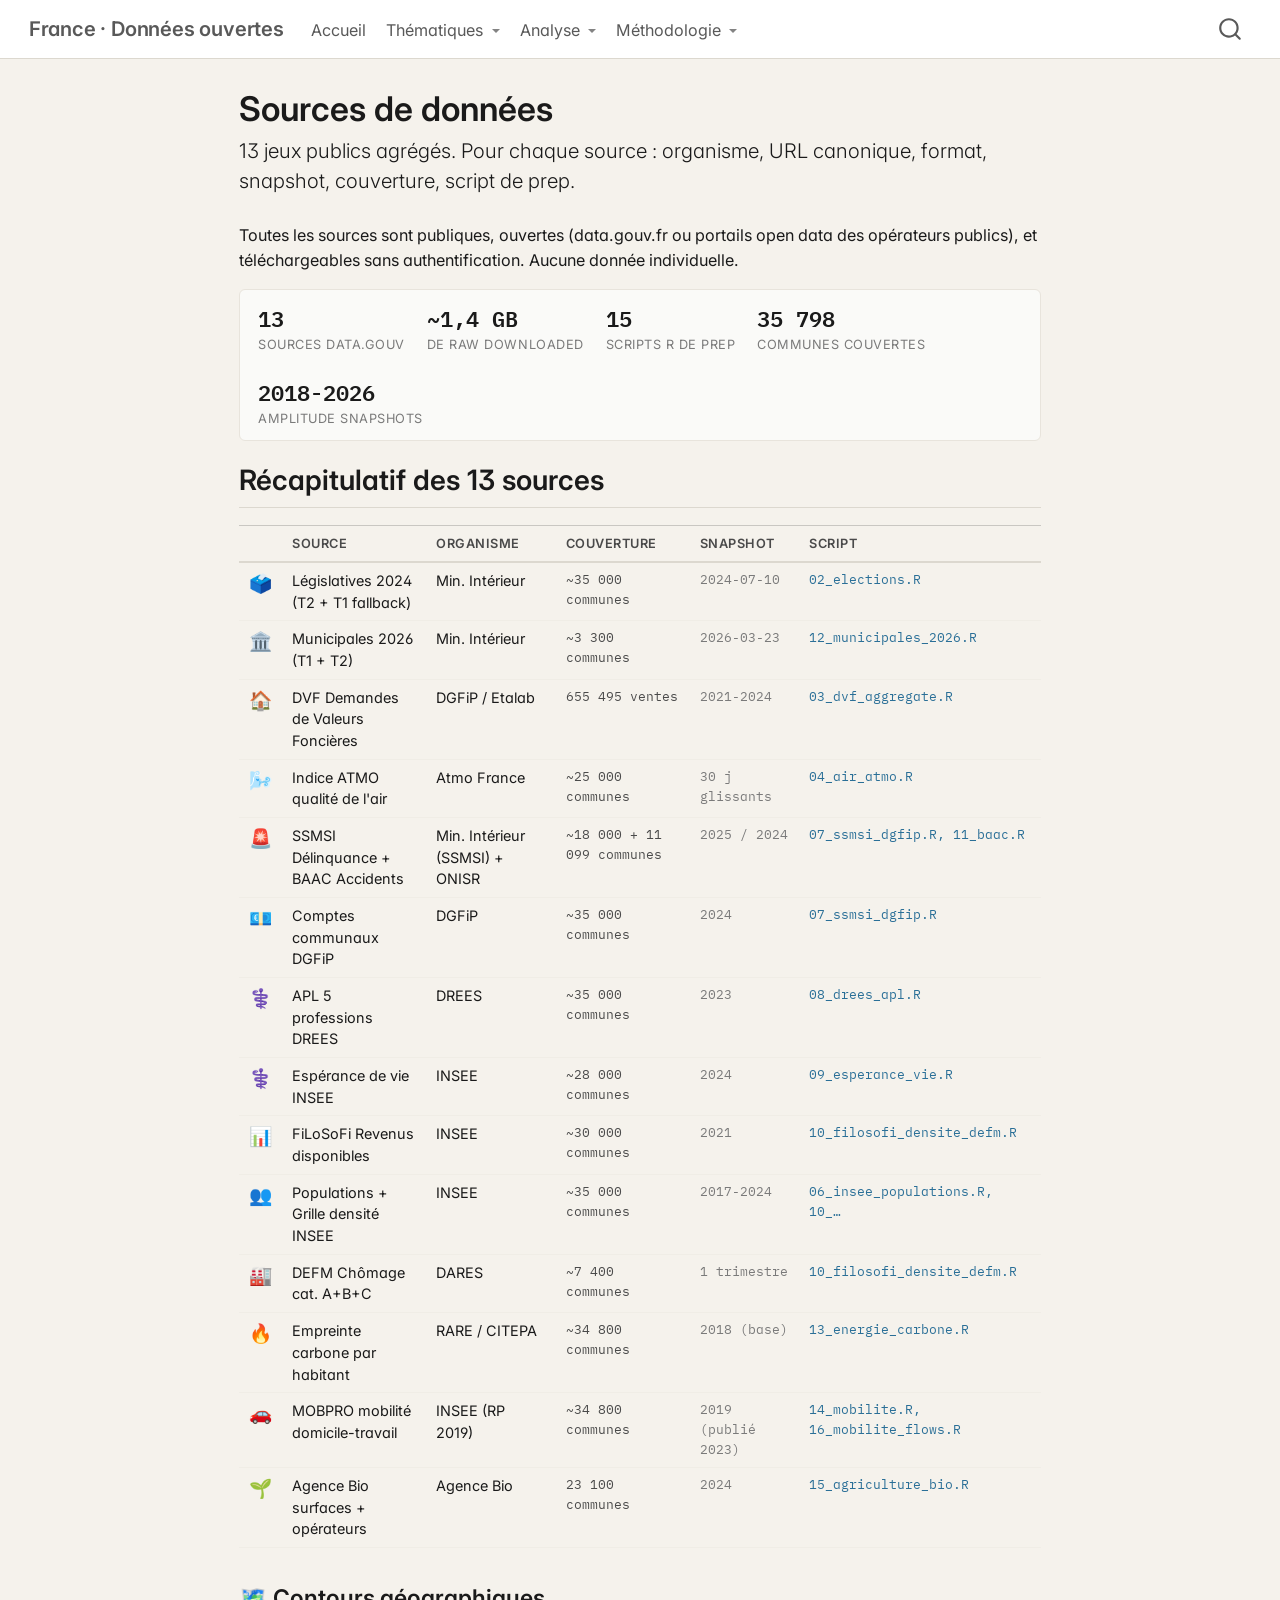
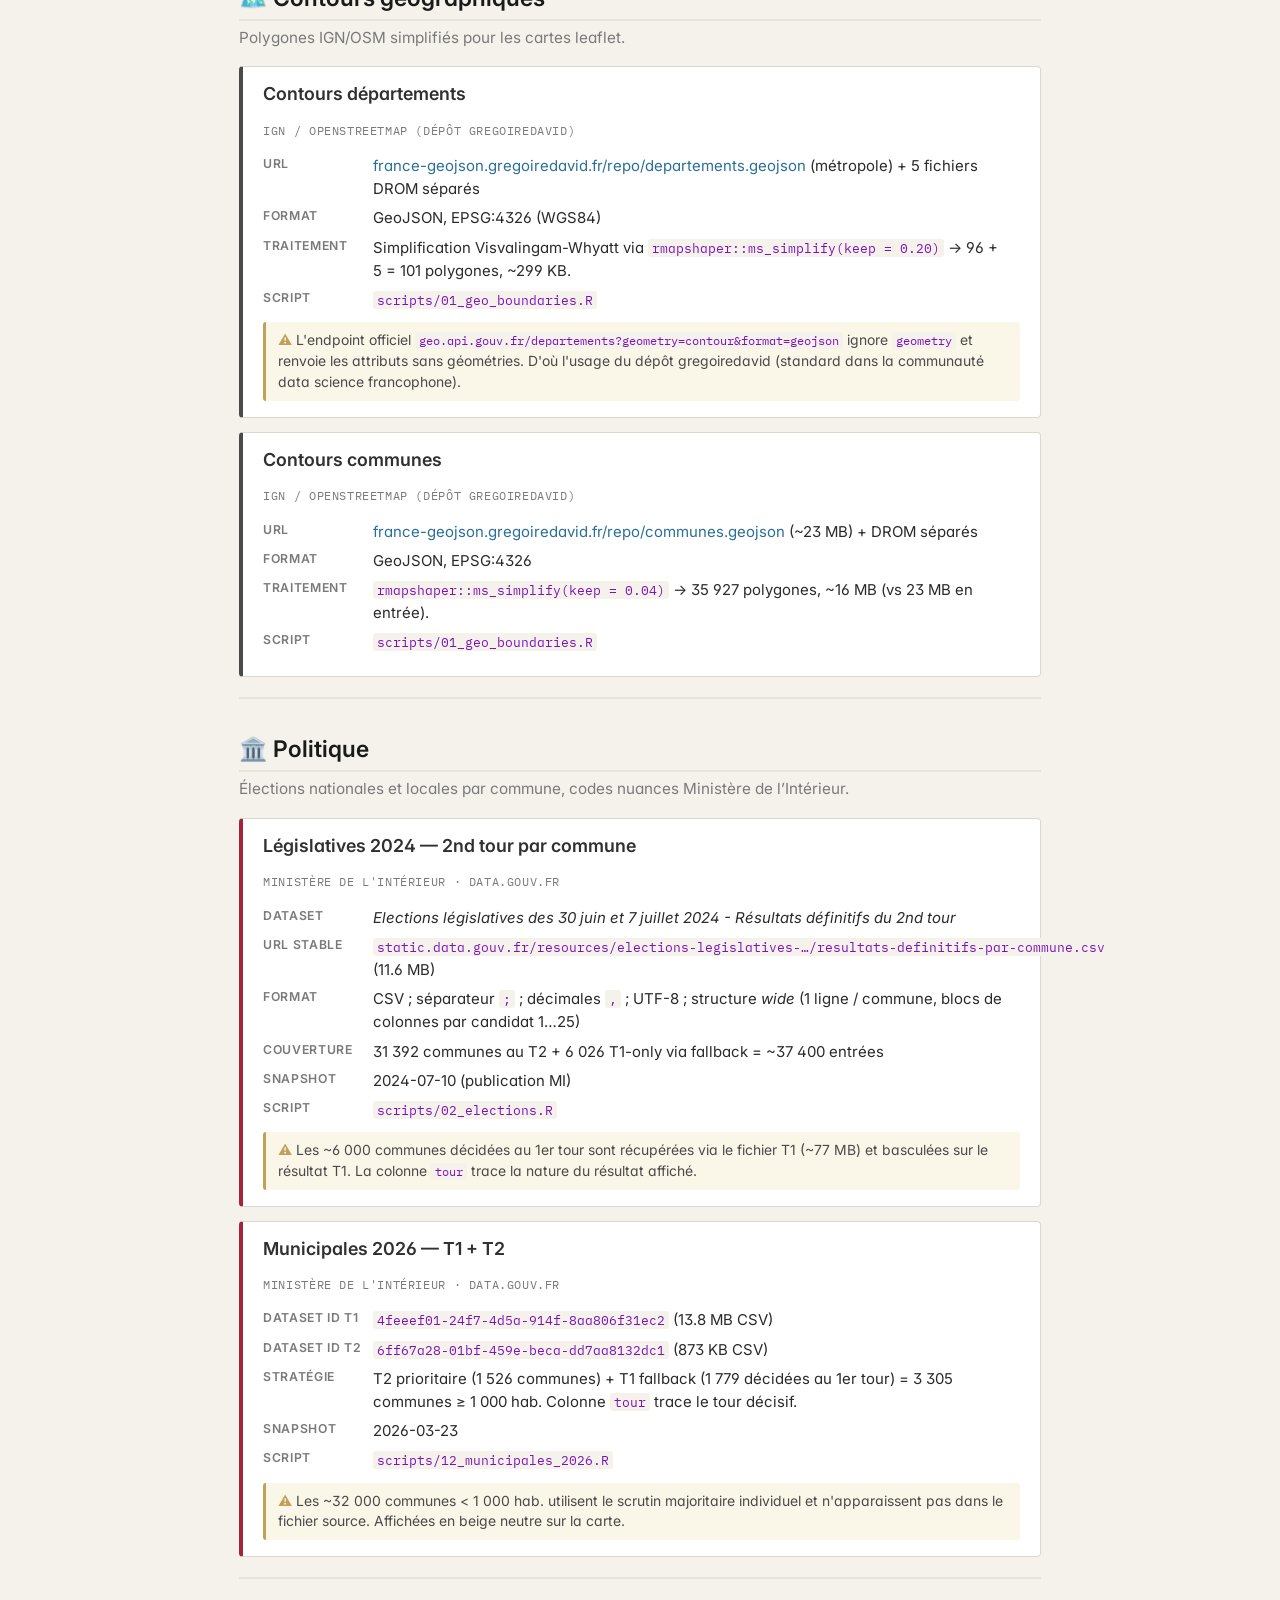
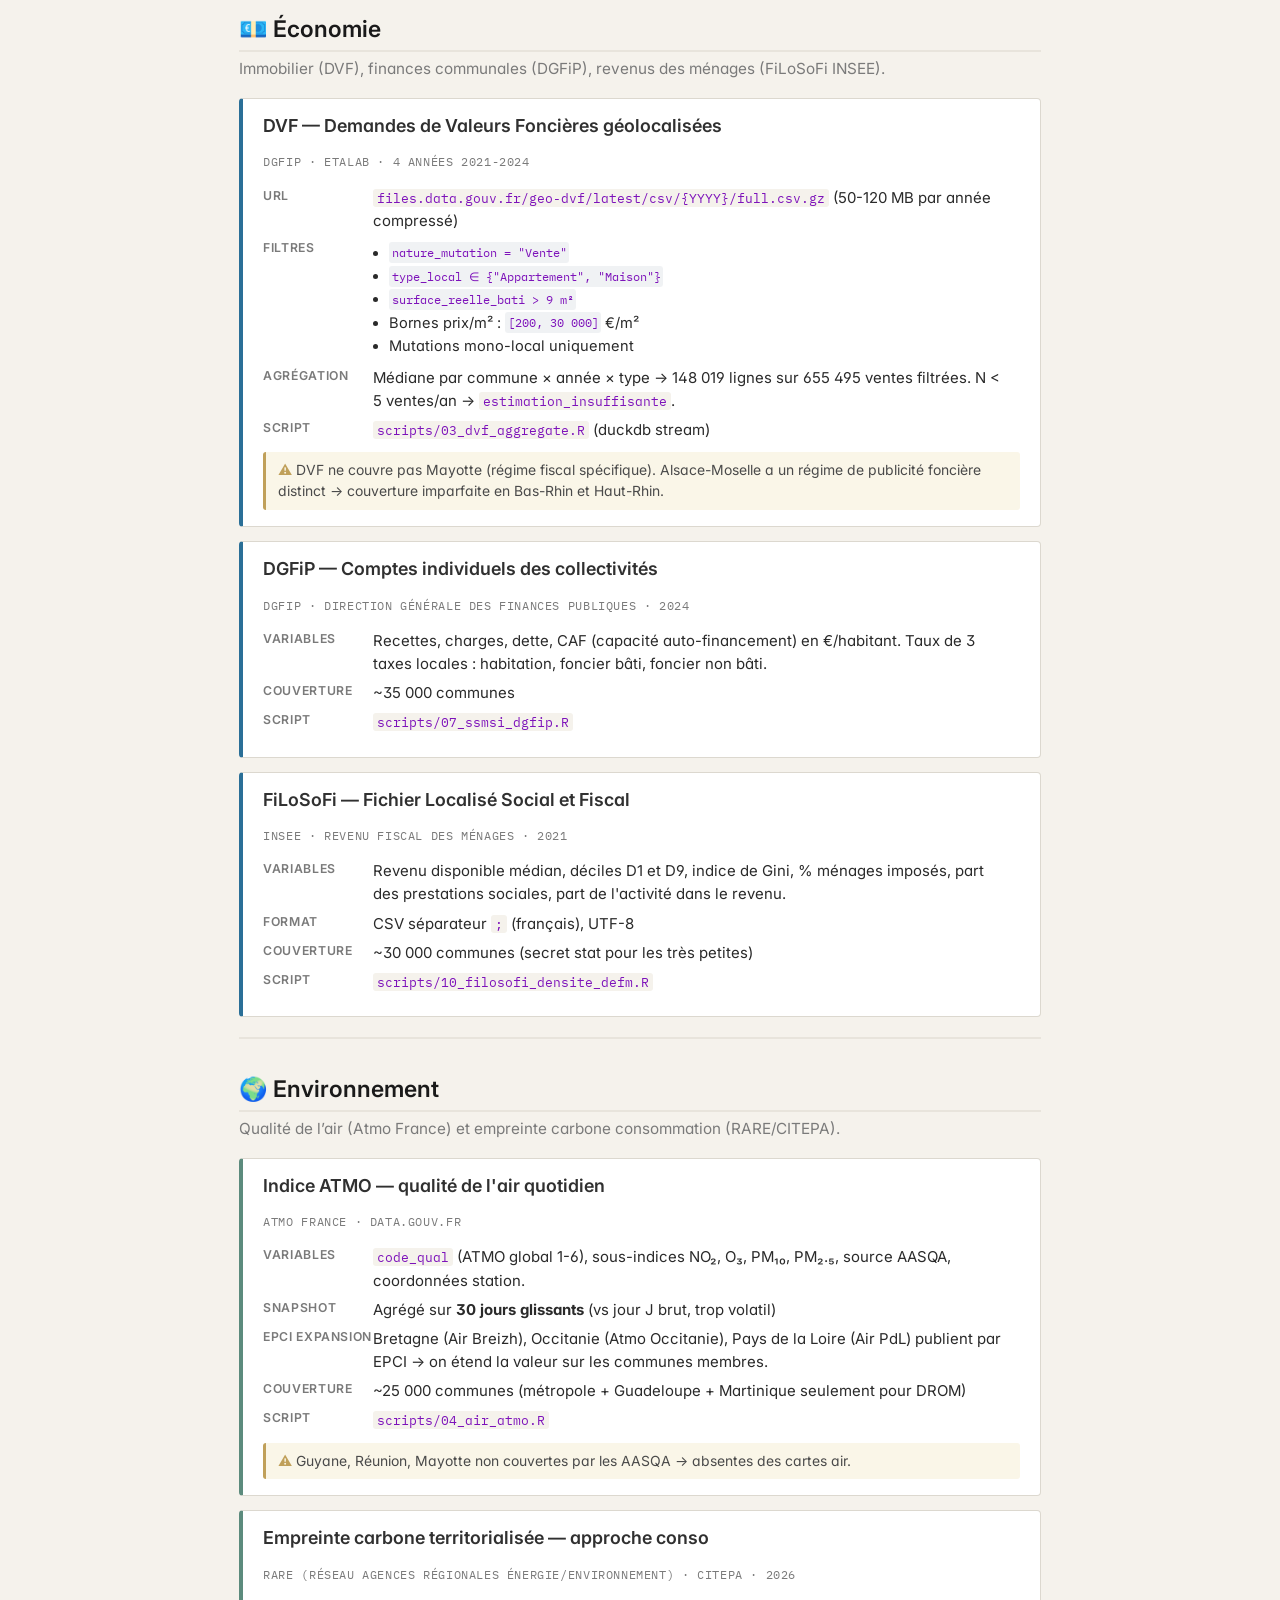
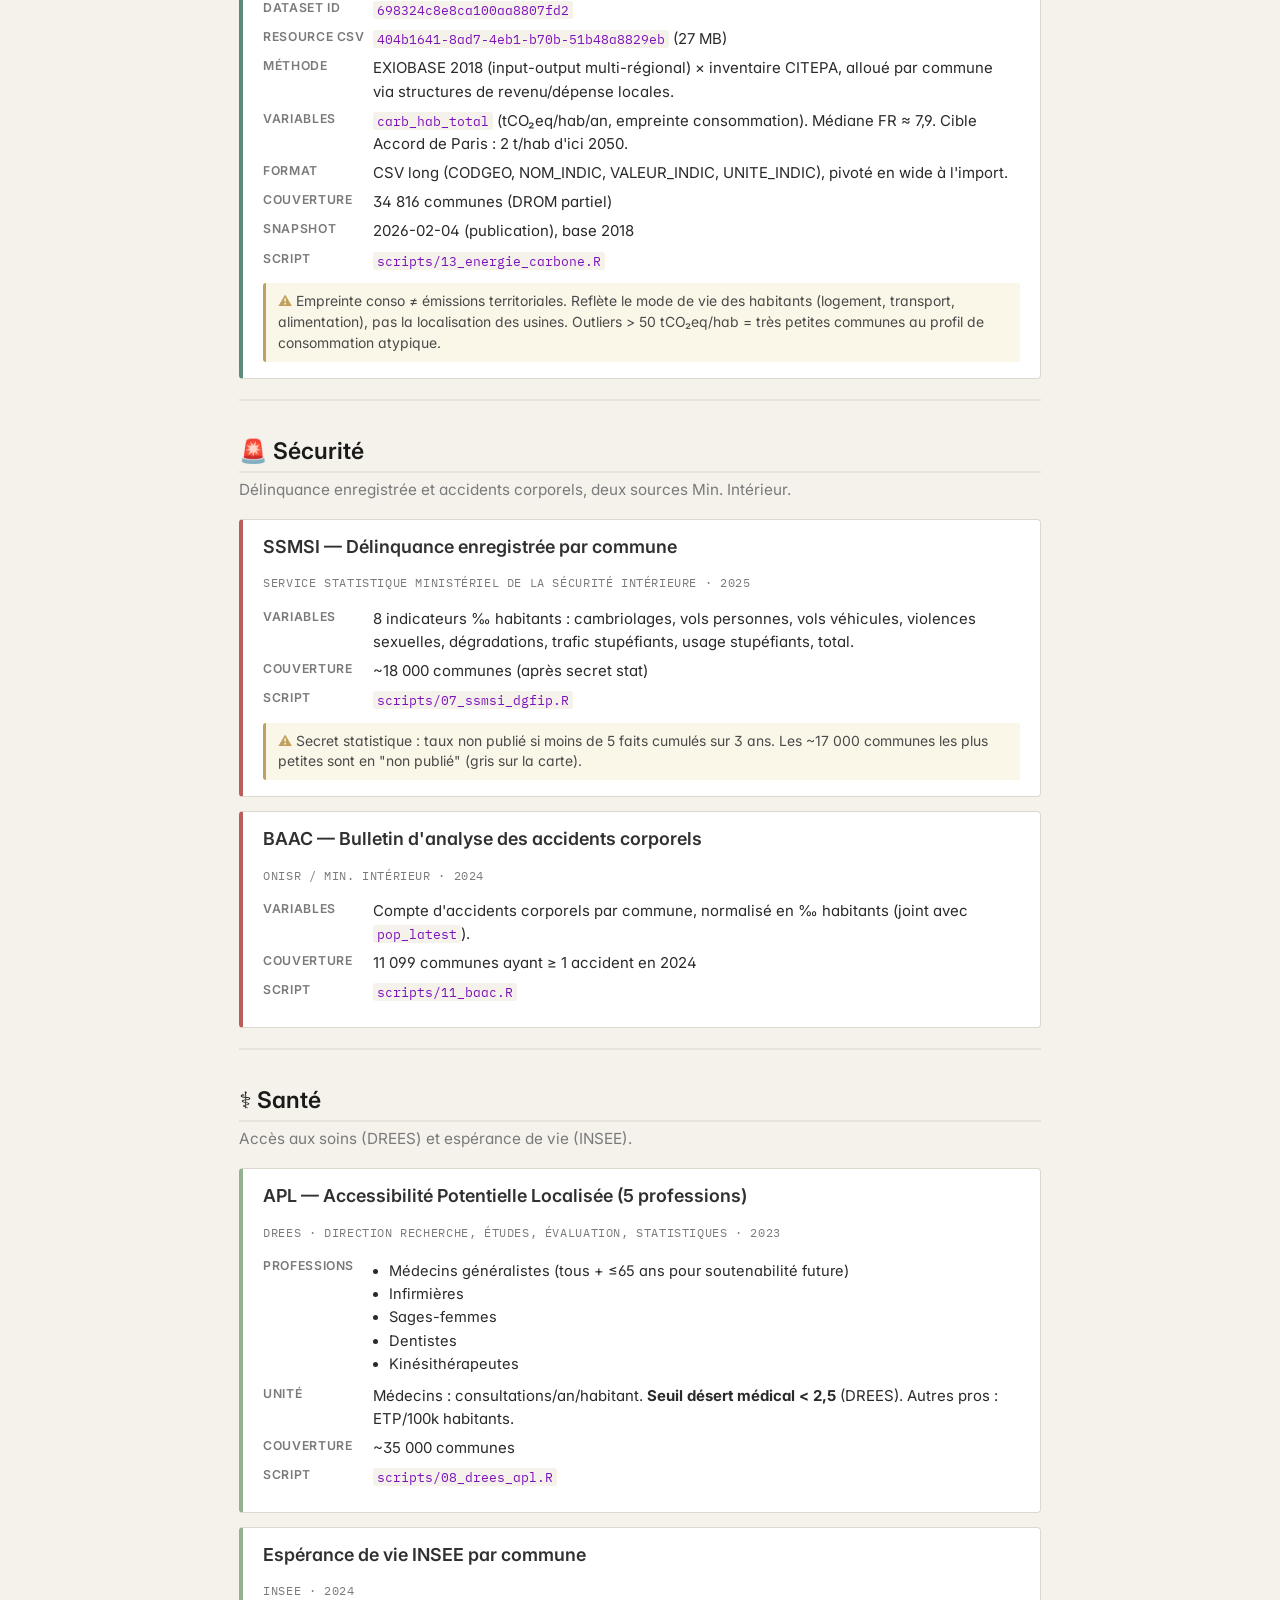
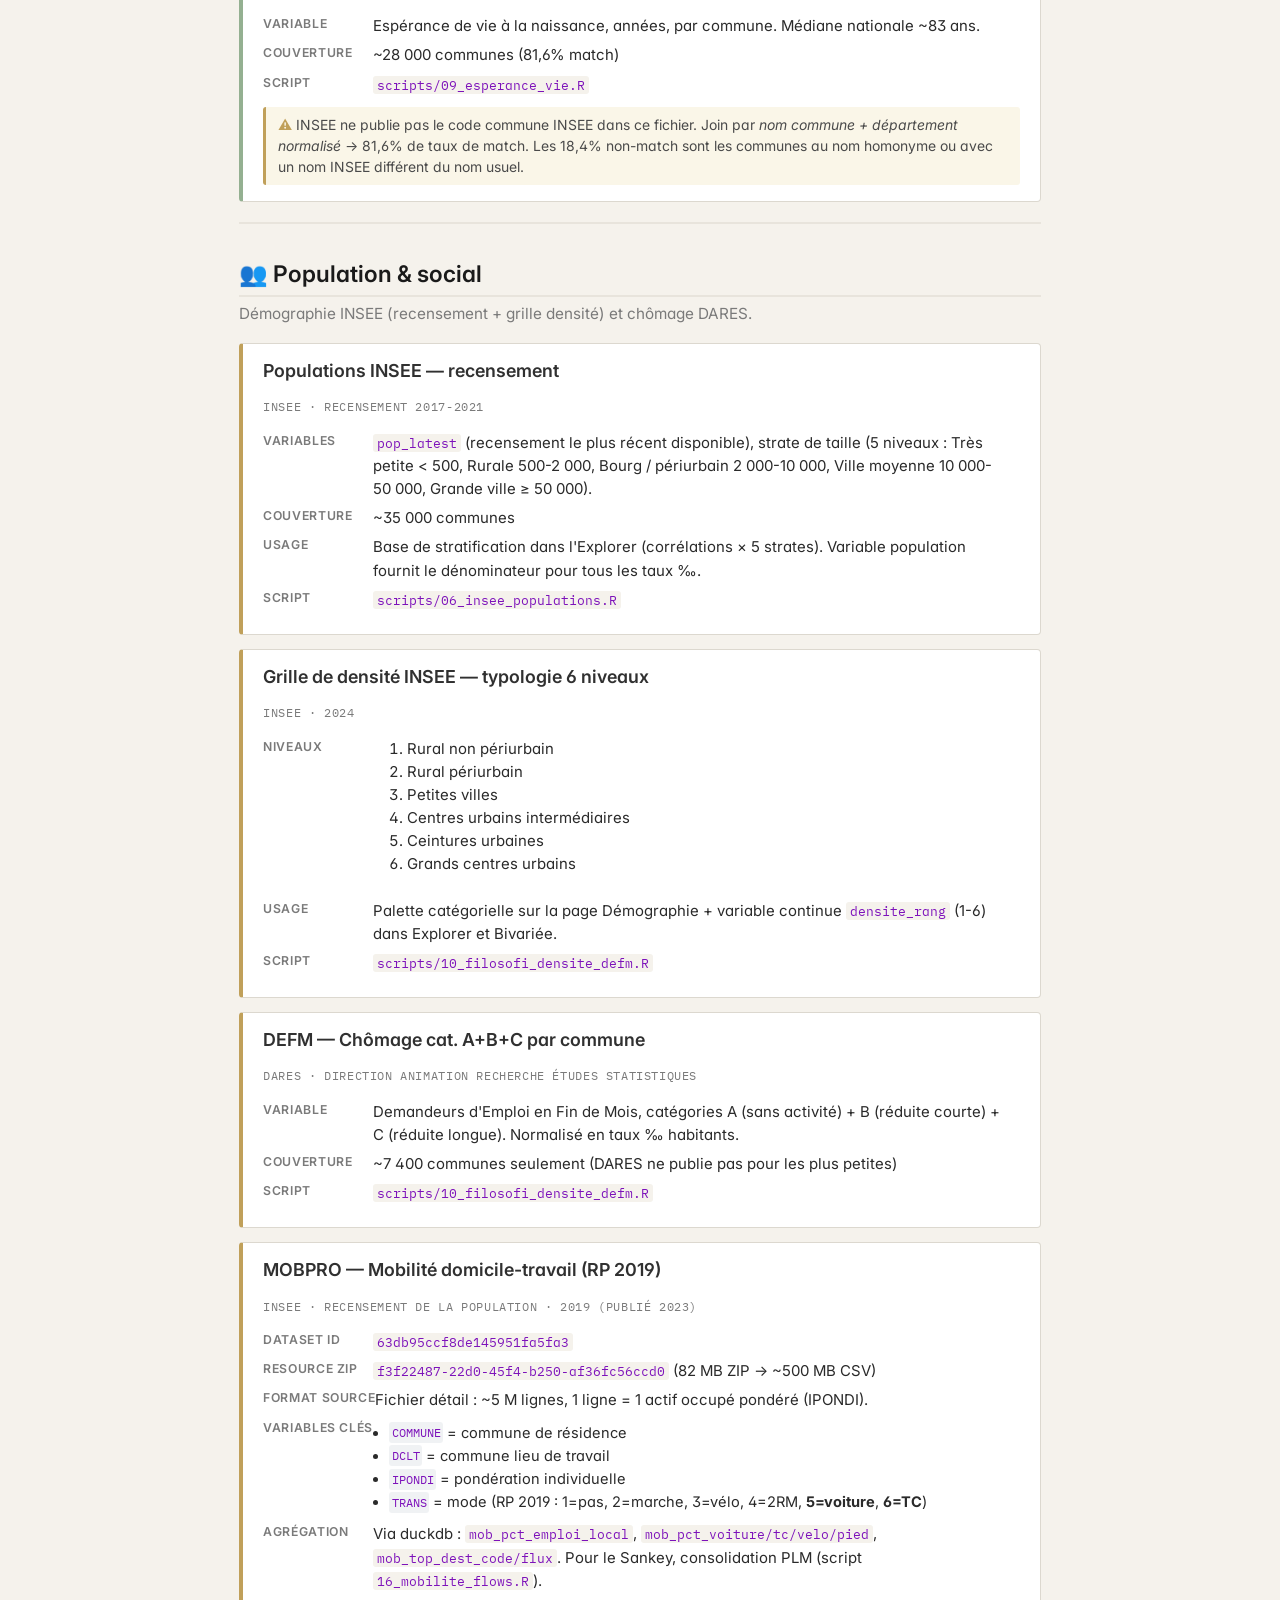
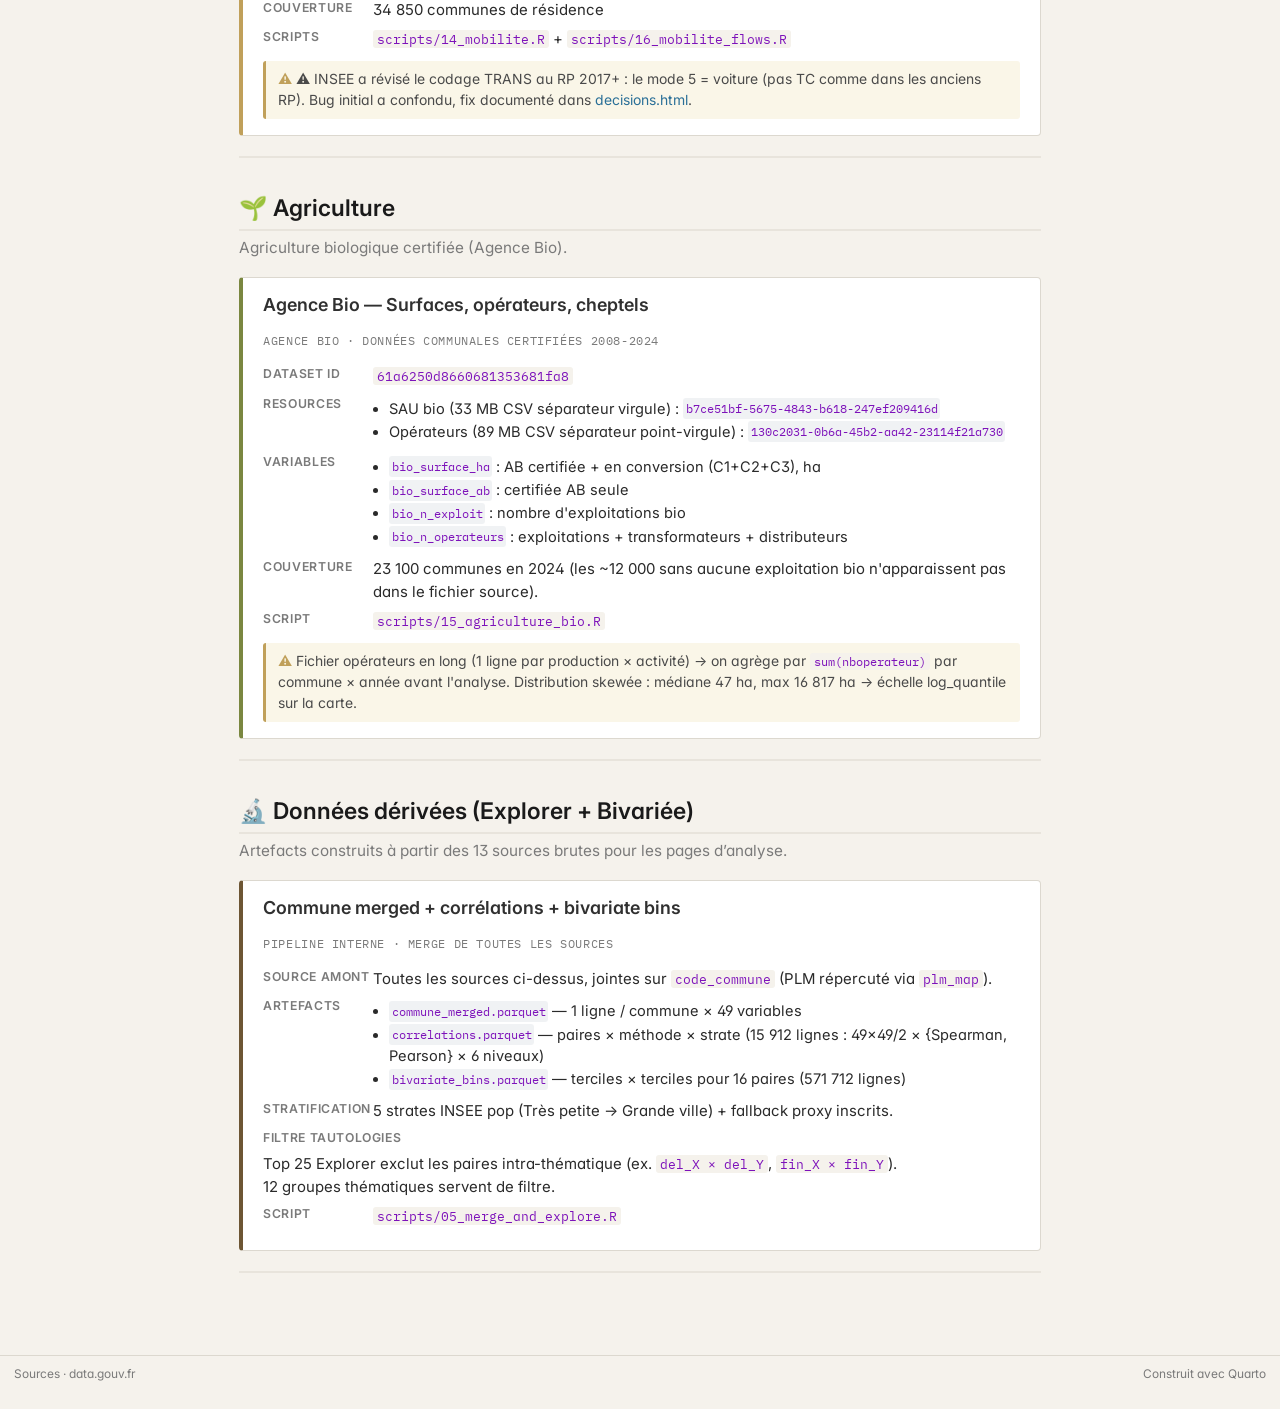
<file: docs/data-sources.html>
<!DOCTYPE html>
<html xmlns="http://www.w3.org/1999/xhtml" lang="fr" xml:lang="fr"><head>

<meta charset="utf-8">
<meta name="generator" content="quarto-1.9.37">

<meta name="viewport" content="width=device-width, initial-scale=1.0, user-scalable=yes">


<title>Sources de données – France · Données ouvertes</title>
<style>
/* Default styles provided by pandoc.
** See https://pandoc.org/MANUAL.html#variables-for-html for config info.
*/
code{white-space: pre-wrap;}
span.smallcaps{font-variant: small-caps;}
div.columns{display: flex; gap: min(4vw, 1.5em);}
div.column{flex: auto; overflow-x: auto;}
div.hanging-indent{margin-left: 1.5em; text-indent: -1.5em;}
ul.task-list{list-style: none;}
ul.task-list li input[type="checkbox"] {
  width: 0.8em;
  margin: 0 0.8em 0.2em -1em; /* quarto-specific, see https://github.com/quarto-dev/quarto-cli/issues/4556 */ 
  vertical-align: middle;
}
</style>


<script src="../site_libs/quarto-nav/quarto-nav.js"></script>
<script src="../site_libs/clipboard/clipboard.min.js"></script>
<script src="../site_libs/quarto-search/autocomplete.umd.js"></script>
<script src="../site_libs/quarto-search/fuse.min.js"></script>
<script src="../site_libs/quarto-search/quarto-search.js"></script>
<meta name="quarto:offset" content="../">
<script src="../site_libs/quarto-html/quarto.js" type="module"></script>
<script src="../site_libs/quarto-html/tabsets/tabsets.js" type="module"></script>
<script src="../site_libs/quarto-html/popper.min.js"></script>
<script src="../site_libs/quarto-html/tippy.umd.min.js"></script>
<script src="../site_libs/quarto-html/anchor.min.js"></script>
<link href="../site_libs/quarto-html/tippy.css" rel="stylesheet">
<link href="../site_libs/quarto-html/quarto-syntax-highlighting-7075d6c6b08816836a78c08b3fd54c83.css" rel="stylesheet" id="quarto-text-highlighting-styles">
<script src="../site_libs/bootstrap/bootstrap.min.js"></script>
<link href="../site_libs/bootstrap/bootstrap-icons.css" rel="stylesheet">
<link href="../site_libs/bootstrap/bootstrap-68e3aed93143dc574f225ae22ccf3342.min.css" rel="stylesheet" append-hash="true" id="quarto-bootstrap" data-mode="light">
<script id="quarto-search-options" type="application/json">{
  "location": "navbar",
  "copy-button": false,
  "collapse-after": 3,
  "panel-placement": "end",
  "type": "overlay",
  "limit": 50,
  "keyboard-shortcut": [
    "f",
    "/",
    "s"
  ],
  "show-item-context": false,
  "language": {
    "search-no-results-text": "Pas de résultats",
    "search-matching-documents-text": "documents trouvés",
    "search-copy-link-title": "Copier le lien vers la recherche",
    "search-hide-matches-text": "Cacher les correspondances additionnelles",
    "search-more-match-text": "correspondance de plus dans ce document",
    "search-more-matches-text": "correspondances de plus dans ce document",
    "search-clear-button-title": "Effacer",
    "search-text-placeholder": "",
    "search-detached-cancel-button-title": "Annuler",
    "search-submit-button-title": "Envoyer",
    "search-label": "Recherche"
  }
}</script>
<style>html{ scroll-behavior: smooth; }</style>


</head>

<body class="nav-fixed fullcontent quarto-light">

<div id="quarto-search-results"></div>
  <header id="quarto-header" class="headroom fixed-top">
    <nav class="navbar navbar-expand-lg " data-bs-theme="dark">
      <div class="navbar-container container-fluid">
      <div class="navbar-brand-container mx-auto">
    <a class="navbar-brand" href="../index.html">
    <span class="navbar-title">France · Données ouvertes</span>
    </a>
  </div>
            <div id="quarto-search" class="" title="Recherche"></div>
          <button class="navbar-toggler" type="button" data-bs-toggle="collapse" data-bs-target="#navbarCollapse" aria-controls="navbarCollapse" role="menu" aria-expanded="false" aria-label="Basculer la navigation" onclick="if (window.quartoToggleHeadroom) { window.quartoToggleHeadroom(); }">
  <span class="navbar-toggler-icon"></span>
</button>
          <div class="collapse navbar-collapse" id="navbarCollapse">
            <ul class="navbar-nav navbar-nav-scroll me-auto">
  <li class="nav-item">
    <a class="nav-link" href="../index.html"> 
<span class="menu-text">Accueil</span></a>
  </li>  
  <li class="nav-item dropdown ">
    <a class="nav-link dropdown-toggle" href="#" id="nav-menu-thématiques" role="link" data-bs-toggle="dropdown" aria-expanded="false">
 <span class="menu-text">Thématiques</span>
    </a>
    <ul class="dropdown-menu" aria-labelledby="nav-menu-thématiques">    
        <li>
    <a class="dropdown-item" href="../pages/elections.html">
 <span class="dropdown-text">Législatives 2024</span></a>
  </li>  
        <li>
    <a class="dropdown-item" href="../pages/municipales.html">
 <span class="dropdown-text">Municipales 2026</span></a>
  </li>  
        <li>
    <a class="dropdown-item" href="../pages/immobilier.html">
 <span class="dropdown-text">Immobilier</span></a>
  </li>  
        <li>
    <a class="dropdown-item" href="../pages/air.html">
 <span class="dropdown-text">Qualité de l’air</span></a>
  </li>  
        <li>
    <a class="dropdown-item" href="../pages/securite.html">
 <span class="dropdown-text">Sécurité</span></a>
  </li>  
        <li>
    <a class="dropdown-item" href="../pages/finances.html">
 <span class="dropdown-text">Finances</span></a>
  </li>  
        <li>
    <a class="dropdown-item" href="../pages/sante.html">
 <span class="dropdown-text">Santé</span></a>
  </li>  
        <li>
    <a class="dropdown-item" href="../pages/revenus.html">
 <span class="dropdown-text">Revenus</span></a>
  </li>  
        <li>
    <a class="dropdown-item" href="../pages/demographie.html">
 <span class="dropdown-text">Démographie &amp; social</span></a>
  </li>  
        <li>
    <a class="dropdown-item" href="../pages/energie.html">
 <span class="dropdown-text">Énergie · carbone</span></a>
  </li>  
        <li>
    <a class="dropdown-item" href="../pages/mobilite.html">
 <span class="dropdown-text">Mobilité</span></a>
  </li>  
        <li>
    <a class="dropdown-item" href="../pages/agriculture.html">
 <span class="dropdown-text">Agriculture bio</span></a>
  </li>  
    </ul>
  </li>
  <li class="nav-item dropdown ">
    <a class="nav-link dropdown-toggle" href="#" id="nav-menu-analyse" role="link" data-bs-toggle="dropdown" aria-expanded="false">
 <span class="menu-text">Analyse</span>
    </a>
    <ul class="dropdown-menu" aria-labelledby="nav-menu-analyse">    
        <li>
    <a class="dropdown-item" href="../pages/bivariate.html">
 <span class="dropdown-text">Carte bivariée</span></a>
  </li>  
        <li>
    <a class="dropdown-item" href="../pages/explorer.html">
 <span class="dropdown-text">Explorer · corrélations</span></a>
  </li>  
        <li>
    <a class="dropdown-item" href="../pages/profil.html">
 <span class="dropdown-text">Profil commune · radar 8D</span></a>
  </li>  
        <li>
    <a class="dropdown-item" href="../pages/departements.html">
 <span class="dropdown-text">Départements · small multiples</span></a>
  </li>  
    </ul>
  </li>
  <li class="nav-item dropdown ">
    <a class="nav-link dropdown-toggle" href="#" id="nav-menu-méthodologie" role="link" data-bs-toggle="dropdown" aria-expanded="false">
 <span class="menu-text">Méthodologie</span>
    </a>
    <ul class="dropdown-menu" aria-labelledby="nav-menu-méthodologie">    
        <li>
    <a class="dropdown-item" href="../docs/data-sources.html">
 <span class="dropdown-text">Sources de données</span></a>
  </li>  
        <li>
    <a class="dropdown-item" href="../docs/decisions.html">
 <span class="dropdown-text">Décisions méthodologiques</span></a>
  </li>  
        <li>
    <a class="dropdown-item" href="../docs/correlations.html">
 <span class="dropdown-text">Note sur les corrélations</span></a>
  </li>  
    </ul>
  </li>
</ul>
          </div> <!-- /navcollapse -->
            <div class="quarto-navbar-tools">
</div>
      </div> <!-- /container-fluid -->
    </nav>
</header>
<!-- content -->
<div id="quarto-content" class="quarto-container page-columns page-rows-contents page-layout-article page-navbar">
<!-- sidebar -->
<!-- margin-sidebar -->
    
<!-- main -->
<main class="content" id="quarto-document-content">

<header id="title-block-header" class="quarto-title-block default">
<div class="quarto-title">
<h1 class="title">Sources de données</h1>
<p class="subtitle lead">13 jeux publics agrégés. Pour chaque source : organisme, URL canonique, format, snapshot, couverture, script de prep.</p>
</div>



<div class="quarto-title-meta">

    
  
    
  </div>
  


</header>


<style>
.src-summary {
  width: 100%;
  border-collapse: collapse;
  font-family: Inter, sans-serif;
  font-size: 0.85rem;
  margin: 16px 0 32px 0;
}
.src-summary thead th {
  background: #F5F2EC;
  border-bottom: 2px solid #DCD8CF;
  padding: 8px 10px;
  text-align: left;
  font-size: 0.75rem;
  text-transform: uppercase;
  letter-spacing: 0.04em;
  color: #4A4A4A;
  font-weight: 600;
}
.src-summary tbody td {
  padding: 7px 10px;
  border-bottom: 1px solid #F0EDE6;
  vertical-align: top;
}
.src-summary tbody tr:hover { background: #FAFAF8; }
.src-summary .ico { font-size: 1.1rem; }
.src-summary .cov { font-family: "IBM Plex Mono", monospace; font-size: 0.78rem; color: #4A4A4A; }
.src-summary .date { font-family: "IBM Plex Mono", monospace; font-size: 0.78rem; color: #7A7A7A; }
.src-summary .script { font-family: "IBM Plex Mono", monospace; font-size: 0.78rem; color: #2A6F97; }
.src-summary a { color: #2A6F97; text-decoration: none; }

.src-card {
  border: 1px solid #DCD8CF;
  border-left: 4px solid #2A6F97;
  border-radius: 4px;
  padding: 16px 20px;
  margin: 14px 0;
  background: #FFFFFF;
}
.src-card h3 {
  margin: 0 0 4px 0;
  font-size: 1.05rem;
  color: #1A1A1A;
}
.src-card .org {
  display: inline-block;
  font-size: 0.72rem;
  color: #7A7A7A;
  text-transform: uppercase;
  letter-spacing: 0.05em;
  font-family: "IBM Plex Mono", monospace;
  margin-bottom: 10px;
}
.src-card .field {
  margin: 6px 0;
  font-size: 0.88rem;
  line-height: 1.55;
  color: #2A2A2A;
}
.src-card .field-label {
  display: inline-block;
  min-width: 110px;
  font-size: 0.72rem;
  color: #7A7A7A;
  text-transform: uppercase;
  letter-spacing: 0.05em;
  font-weight: 600;
  vertical-align: top;
}
.src-card .field-value { display: inline-block; vertical-align: top; max-width: calc(100% - 120px); }
.src-card code { font-size: 0.85em; background: #F5F2EC; padding: 1px 4px; border-radius: 3px; word-break: break-all; }
.src-card a { color: #2A6F97; text-decoration: none; word-break: break-all; }
.src-card a:hover { text-decoration: underline; }
.src-card ul { margin: 4px 0 4px 16px; padding: 0; }
.src-card ul li { margin: 2px 0; font-size: 0.86rem; line-height: 1.45; }
.src-card .caveat {
  margin-top: 10px;
  padding: 8px 12px;
  background: #FAF6E8;
  border-left: 3px solid #C0A05A;
  border-radius: 3px;
  font-size: 0.82rem;
  line-height: 1.5;
  color: #4A4A4A;
}
.src-card .caveat::before {
  content: "⚠ ";
  color: #C0A05A;
  font-weight: 600;
}

/* Couleur de bordure par catégorie */
.src-card.cat-geo   { border-left-color: #4A4A4A; }
.src-card.cat-pol   { border-left-color: #A4243B; }
.src-card.cat-eco   { border-left-color: #2A6F97; }
.src-card.cat-env   { border-left-color: #5C8B7D; }
.src-card.cat-soc   { border-left-color: #C0A05A; }
.src-card.cat-sec   { border-left-color: #B85F5E; }
.src-card.cat-sante { border-left-color: #94B091; }
.src-card.cat-agri  { border-left-color: #7A8740; }
.src-card.cat-deriv { border-left-color: #6D5634; }

.cat-section-title {
  font-size: 1.35rem;
  margin-top: 36px;
  margin-bottom: 6px;
  padding-bottom: 6px;
  border-bottom: 2px solid #E8E4DC;
}
.cat-section-sub {
  color: #7A7A7A;
  font-size: 0.9rem;
  margin: 0 0 14px 0;
  line-height: 1.5;
}
.kpi-strip {
  display: flex;
  gap: 22px;
  flex-wrap: wrap;
  padding: 12px 18px;
  background: #FAFAF8;
  border: 1px solid #E8E4DC;
  border-radius: 6px;
  margin: 12px 0 22px 0;
}
.kpi-strip .kpi { text-align: left; }
.kpi-strip .v { font-family: "IBM Plex Mono", monospace; font-size: 1.3rem; font-weight: 600; color: #1A1A1A; }
.kpi-strip .l { font-size: 0.75rem; color: #7A7A7A; text-transform: uppercase; letter-spacing: 0.04em; }
</style>
<p>Toutes les sources sont publiques, ouvertes (data.gouv.fr ou portails open data des opérateurs publics), et téléchargeables sans authentification. Aucune donnée individuelle.</p>
<div class="kpi-strip">
  <div class="kpi"><div class="v">13</div><div class="l">sources data.gouv</div></div>
  <div class="kpi"><div class="v">~1,4 GB</div><div class="l">de raw downloaded</div></div>
  <div class="kpi"><div class="v">15</div><div class="l">scripts R de prep</div></div>
  <div class="kpi"><div class="v">35 798</div><div class="l">communes couvertes</div></div>
  <div class="kpi"><div class="v">2018-2026</div><div class="l">amplitude snapshots</div></div>
</div>
<section id="récapitulatif-des-13-sources" class="level2">
<h2 class="anchored" data-anchor-id="récapitulatif-des-13-sources">Récapitulatif des 13 sources</h2>
<table class="src-summary caption-top table">
<thead>
<tr class="header">
<th data-quarto-table-cell-role="th"></th>
<th data-quarto-table-cell-role="th">Source</th>
<th data-quarto-table-cell-role="th">Organisme</th>
<th data-quarto-table-cell-role="th">Couverture</th>
<th data-quarto-table-cell-role="th">Snapshot</th>
<th data-quarto-table-cell-role="th">Script</th>
</tr>
</thead>
<tbody>
<tr class="odd">
<td class="ico">🗳️</td>
<td>Législatives 2024 (T2 + T1 fallback)</td>
<td>Min. Intérieur</td>
<td class="cov">~35 000 communes</td>
<td class="date">2024-07-10</td>
<td class="script">02_elections.R</td>
</tr>
<tr class="even">
<td class="ico">🏛️</td>
<td>Municipales 2026 (T1 + T2)</td>
<td>Min. Intérieur</td>
<td class="cov">~3 300 communes</td>
<td class="date">2026-03-23</td>
<td class="script">12_municipales_2026.R</td>
</tr>
<tr class="odd">
<td class="ico">🏠</td>
<td>DVF Demandes de Valeurs Foncières</td>
<td>DGFiP / Etalab</td>
<td class="cov">655 495 ventes</td>
<td class="date">2021-2024</td>
<td class="script">03_dvf_aggregate.R</td>
</tr>
<tr class="even">
<td class="ico">🌬️</td>
<td>Indice ATMO qualité de l'air</td>
<td>Atmo France</td>
<td class="cov">~25 000 communes</td>
<td class="date">30 j glissants</td>
<td class="script">04_air_atmo.R</td>
</tr>
<tr class="odd">
<td class="ico">🚨</td>
<td>SSMSI Délinquance + BAAC Accidents</td>
<td>Min. Intérieur (SSMSI) + ONISR</td>
<td class="cov">~18 000 + 11 099 communes</td>
<td class="date">2025 / 2024</td>
<td class="script">07_ssmsi_dgfip.R, 11_baac.R</td>
</tr>
<tr class="even">
<td class="ico">💶</td>
<td>Comptes communaux DGFiP</td>
<td>DGFiP</td>
<td class="cov">~35 000 communes</td>
<td class="date">2024</td>
<td class="script">07_ssmsi_dgfip.R</td>
</tr>
<tr class="odd">
<td class="ico">⚕️</td>
<td>APL 5 professions DREES</td>
<td>DREES</td>
<td class="cov">~35 000 communes</td>
<td class="date">2023</td>
<td class="script">08_drees_apl.R</td>
</tr>
<tr class="even">
<td class="ico">⚕️</td>
<td>Espérance de vie INSEE</td>
<td>INSEE</td>
<td class="cov">~28 000 communes</td>
<td class="date">2024</td>
<td class="script">09_esperance_vie.R</td>
</tr>
<tr class="odd">
<td class="ico">📊</td>
<td>FiLoSoFi Revenus disponibles</td>
<td>INSEE</td>
<td class="cov">~30 000 communes</td>
<td class="date">2021</td>
<td class="script">10_filosofi_densite_defm.R</td>
</tr>
<tr class="even">
<td class="ico">👥</td>
<td>Populations + Grille densité INSEE</td>
<td>INSEE</td>
<td class="cov">~35 000 communes</td>
<td class="date">2017-2024</td>
<td class="script">06_insee_populations.R, 10_…</td>
</tr>
<tr class="odd">
<td class="ico">🏭</td>
<td>DEFM Chômage cat. A+B+C</td>
<td>DARES</td>
<td class="cov">~7 400 communes</td>
<td class="date">1 trimestre</td>
<td class="script">10_filosofi_densite_defm.R</td>
</tr>
<tr class="even">
<td class="ico">🔥</td>
<td>Empreinte carbone par habitant</td>
<td>RARE / CITEPA</td>
<td class="cov">~34 800 communes</td>
<td class="date">2018 (base)</td>
<td class="script">13_energie_carbone.R</td>
</tr>
<tr class="odd">
<td class="ico">🚗</td>
<td>MOBPRO mobilité domicile-travail</td>
<td>INSEE (RP 2019)</td>
<td class="cov">~34 800 communes</td>
<td class="date">2019 (publié 2023)</td>
<td class="script">14_mobilite.R, 16_mobilite_flows.R</td>
</tr>
<tr class="even">
<td class="ico">🌱</td>
<td>Agence Bio surfaces + opérateurs</td>
<td>Agence Bio</td>
<td class="cov">23 100 communes</td>
<td class="date">2024</td>
<td class="script">15_agriculture_bio.R</td>
</tr>
</tbody>
</table>
</section>
<section id="contours-géographiques" class="level2 cat-section-title">
<h2 class="cat-section-title anchored" data-anchor-id="contours-géographiques">🗺️ Contours géographiques</h2>
<div class="cat-section-sub">
<p>Polygones IGN/OSM simplifiés pour les cartes leaflet.</p>
</div>
<div class="src-card cat-geo">
  <h3 class="anchored">Contours départements</h3>
  <div class="org">IGN / OpenStreetMap (dépôt gregoiredavid)</div>
  <div class="field"><span class="field-label">URL</span><span class="field-value"><a href="https://france-geojson.gregoiredavid.fr/repo/departements.geojson">france-geojson.gregoiredavid.fr/repo/departements.geojson</a> (métropole) + 5 fichiers DROM séparés</span></div>
  <div class="field"><span class="field-label">Format</span><span class="field-value">GeoJSON, EPSG:4326 (WGS84)</span></div>
  <div class="field"><span class="field-label">Traitement</span><span class="field-value">Simplification Visvalingam-Whyatt via <code>rmapshaper::ms_simplify(keep = 0.20)</code> → 96 + 5 = 101 polygones, ~299 KB.</span></div>
  <div class="field"><span class="field-label">Script</span><span class="field-value"><code>scripts/01_geo_boundaries.R</code></span></div>
  <div class="caveat">L'endpoint officiel <code>geo.api.gouv.fr/departements?geometry=contour&amp;format=geojson</code> ignore <code>geometry</code> et renvoie les attributs sans géométries. D'où l'usage du dépôt gregoiredavid (standard dans la communauté data science francophone).</div>
</div>

<div class="src-card cat-geo">
  <h3 class="anchored">Contours communes</h3>
  <div class="org">IGN / OpenStreetMap (dépôt gregoiredavid)</div>
  <div class="field"><span class="field-label">URL</span><span class="field-value"><a href="https://france-geojson.gregoiredavid.fr/repo/communes.geojson">france-geojson.gregoiredavid.fr/repo/communes.geojson</a> (~23 MB) + DROM séparés</span></div>
  <div class="field"><span class="field-label">Format</span><span class="field-value">GeoJSON, EPSG:4326</span></div>
  <div class="field"><span class="field-label">Traitement</span><span class="field-value"><code>rmapshaper::ms_simplify(keep = 0.04)</code> → 35 927 polygones, ~16 MB (vs 23 MB en entrée).</span></div>
  <div class="field"><span class="field-label">Script</span><span class="field-value"><code>scripts/01_geo_boundaries.R</code></span></div>
</div>
</section>
<section id="politique" class="level2 cat-section-title">
<h2 class="cat-section-title anchored" data-anchor-id="politique">🏛️ Politique</h2>
<div class="cat-section-sub">
<p>Élections nationales et locales par commune, codes nuances Ministère de l’Intérieur.</p>
</div>
<div class="src-card cat-pol">
  <h3 class="anchored">Législatives 2024 — 2nd tour par commune</h3>
  <div class="org">Ministère de l'Intérieur · data.gouv.fr</div>
  <div class="field"><span class="field-label">Dataset</span><span class="field-value"><em>Elections législatives des 30 juin et 7 juillet 2024 - Résultats définitifs du 2nd tour</em></span></div>
  <div class="field"><span class="field-label">URL stable</span><span class="field-value"><code>static.data.gouv.fr/resources/elections-legislatives-…/resultats-definitifs-par-commune.csv</code> (11.6 MB)</span></div>
  <div class="field"><span class="field-label">Format</span><span class="field-value">CSV ; séparateur <code>;</code> ; décimales <code>,</code> ; UTF-8 ; structure <em>wide</em> (1 ligne / commune, blocs de colonnes par candidat 1…25)</span></div>
  <div class="field"><span class="field-label">Couverture</span><span class="field-value">31 392 communes au T2 + 6 026 T1-only via fallback = ~37 400 entrées</span></div>
  <div class="field"><span class="field-label">Snapshot</span><span class="field-value">2024-07-10 (publication MI)</span></div>
  <div class="field"><span class="field-label">Script</span><span class="field-value"><code>scripts/02_elections.R</code></span></div>
  <div class="caveat">Les ~6 000 communes décidées au 1er tour sont récupérées via le fichier T1 (~77 MB) et basculées sur le résultat T1. La colonne <code>tour</code> trace la nature du résultat affiché.</div>
</div>

<div class="src-card cat-pol">
  <h3 class="anchored">Municipales 2026 — T1 + T2</h3>
  <div class="org">Ministère de l'Intérieur · data.gouv.fr</div>
  <div class="field"><span class="field-label">Dataset ID T1</span><span class="field-value"><code>4feeef01-24f7-4d5a-914f-8aa806f31ec2</code> (13.8 MB CSV)</span></div>
  <div class="field"><span class="field-label">Dataset ID T2</span><span class="field-value"><code>6ff67a28-01bf-459e-beca-dd7aa8132dc1</code> (873 KB CSV)</span></div>
  <div class="field"><span class="field-label">Stratégie</span><span class="field-value">T2 prioritaire (1 526 communes) + T1 fallback (1 779 décidées au 1er tour) = 3 305 communes ≥ 1 000 hab. Colonne <code>tour</code> trace le tour décisif.</span></div>
  <div class="field"><span class="field-label">Snapshot</span><span class="field-value">2026-03-23</span></div>
  <div class="field"><span class="field-label">Script</span><span class="field-value"><code>scripts/12_municipales_2026.R</code></span></div>
  <div class="caveat">Les ~32 000 communes &lt; 1 000 hab. utilisent le scrutin majoritaire individuel et n'apparaissent pas dans le fichier source. Affichées en beige neutre sur la carte.</div>
</div>
</section>
<section id="économie" class="level2 cat-section-title">
<h2 class="cat-section-title anchored" data-anchor-id="économie">💶 Économie</h2>
<div class="cat-section-sub">
<p>Immobilier (DVF), finances communales (DGFiP), revenus des ménages (FiLoSoFi INSEE).</p>
</div>
<div class="src-card cat-eco">
  <h3 class="anchored">DVF — Demandes de Valeurs Foncières géolocalisées</h3>
  <div class="org">DGFiP · Etalab · 4 années 2021-2024</div>
  <div class="field"><span class="field-label">URL</span><span class="field-value"><code>files.data.gouv.fr/geo-dvf/latest/csv/{YYYY}/full.csv.gz</code> (50-120 MB par année compressé)</span></div>
  <div class="field"><span class="field-label">Filtres</span><span class="field-value">
    <ul>
      <li><code>nature_mutation = "Vente"</code></li>
      <li><code>type_local ∈ {"Appartement", "Maison"}</code></li>
      <li><code>surface_reelle_bati &gt; 9 m²</code></li>
      <li>Bornes prix/m² : <code>[200, 30 000]</code> €/m²</li>
      <li>Mutations mono-local uniquement</li>
    </ul>
  </span></div>
  <div class="field"><span class="field-label">Agrégation</span><span class="field-value">Médiane par commune × année × type → 148 019 lignes sur 655 495 ventes filtrées. N &lt; 5 ventes/an → <code>estimation_insuffisante</code>.</span></div>
  <div class="field"><span class="field-label">Script</span><span class="field-value"><code>scripts/03_dvf_aggregate.R</code> (duckdb stream)</span></div>
  <div class="caveat">DVF ne couvre pas Mayotte (régime fiscal spécifique). Alsace-Moselle a un régime de publicité foncière distinct → couverture imparfaite en Bas-Rhin et Haut-Rhin.</div>
</div>

<div class="src-card cat-eco">
  <h3 class="anchored">DGFiP — Comptes individuels des collectivités</h3>
  <div class="org">DGFiP · Direction Générale des Finances Publiques · 2024</div>
  <div class="field"><span class="field-label">Variables</span><span class="field-value">Recettes, charges, dette, CAF (capacité auto-financement) en €/habitant. Taux de 3 taxes locales : habitation, foncier bâti, foncier non bâti.</span></div>
  <div class="field"><span class="field-label">Couverture</span><span class="field-value">~35 000 communes</span></div>
  <div class="field"><span class="field-label">Script</span><span class="field-value"><code>scripts/07_ssmsi_dgfip.R</code></span></div>
</div>

<div class="src-card cat-eco">
  <h3 class="anchored">FiLoSoFi — Fichier Localisé Social et Fiscal</h3>
  <div class="org">INSEE · revenu fiscal des ménages · 2021</div>
  <div class="field"><span class="field-label">Variables</span><span class="field-value">Revenu disponible médian, déciles D1 et D9, indice de Gini, % ménages imposés, part des prestations sociales, part de l'activité dans le revenu.</span></div>
  <div class="field"><span class="field-label">Format</span><span class="field-value">CSV séparateur <code>;</code> (français), UTF-8</span></div>
  <div class="field"><span class="field-label">Couverture</span><span class="field-value">~30 000 communes (secret stat pour les très petites)</span></div>
  <div class="field"><span class="field-label">Script</span><span class="field-value"><code>scripts/10_filosofi_densite_defm.R</code></span></div>
</div>
</section>
<section id="environnement" class="level2 cat-section-title">
<h2 class="cat-section-title anchored" data-anchor-id="environnement">🌍 Environnement</h2>
<div class="cat-section-sub">
<p>Qualité de l’air (Atmo France) et empreinte carbone consommation (RARE/CITEPA).</p>
</div>
<div class="src-card cat-env">
  <h3 class="anchored">Indice ATMO — qualité de l'air quotidien</h3>
  <div class="org">Atmo France · data.gouv.fr</div>
  <div class="field"><span class="field-label">Variables</span><span class="field-value"><code>code_qual</code> (ATMO global 1-6), sous-indices NO₂, O₃, PM₁₀, PM₂.₅, source AASQA, coordonnées station.</span></div>
  <div class="field"><span class="field-label">Snapshot</span><span class="field-value">Agrégé sur <strong>30 jours glissants</strong> (vs jour J brut, trop volatil)</span></div>
  <div class="field"><span class="field-label">EPCI expansion</span><span class="field-value">Bretagne (Air Breizh), Occitanie (Atmo Occitanie), Pays de la Loire (Air PdL) publient par EPCI → on étend la valeur sur les communes membres.</span></div>
  <div class="field"><span class="field-label">Couverture</span><span class="field-value">~25 000 communes (métropole + Guadeloupe + Martinique seulement pour DROM)</span></div>
  <div class="field"><span class="field-label">Script</span><span class="field-value"><code>scripts/04_air_atmo.R</code></span></div>
  <div class="caveat">Guyane, Réunion, Mayotte non couvertes par les AASQA → absentes des cartes air.</div>
</div>

<div class="src-card cat-env">
  <h3 class="anchored">Empreinte carbone territorialisée — approche conso</h3>
  <div class="org">RARE (Réseau Agences Régionales Énergie/Environnement) · CITEPA · 2026</div>
  <div class="field"><span class="field-label">Dataset ID</span><span class="field-value"><code>698324c8e8ca100aa8807fd2</code></span></div>
  <div class="field"><span class="field-label">Resource CSV</span><span class="field-value"><code>404b1641-8ad7-4eb1-b70b-51b48a8829eb</code> (27 MB)</span></div>
  <div class="field"><span class="field-label">Méthode</span><span class="field-value">EXIOBASE 2018 (input-output multi-régional) × inventaire CITEPA, alloué par commune via structures de revenu/dépense locales.</span></div>
  <div class="field"><span class="field-label">Variables</span><span class="field-value"><code>carb_hab_total</code> (tCO₂eq/hab/an, empreinte consommation). Médiane FR ≈ 7,9. Cible Accord de Paris : 2 t/hab d'ici 2050.</span></div>
  <div class="field"><span class="field-label">Format</span><span class="field-value">CSV long (CODGEO, NOM_INDIC, VALEUR_INDIC, UNITE_INDIC), pivoté en wide à l'import.</span></div>
  <div class="field"><span class="field-label">Couverture</span><span class="field-value">34 816 communes (DROM partiel)</span></div>
  <div class="field"><span class="field-label">Snapshot</span><span class="field-value">2026-02-04 (publication), base 2018</span></div>
  <div class="field"><span class="field-label">Script</span><span class="field-value"><code>scripts/13_energie_carbone.R</code></span></div>
  <div class="caveat">Empreinte conso ≠ émissions territoriales. Reflète le mode de vie des habitants (logement, transport, alimentation), pas la localisation des usines. Outliers &gt; 50 tCO₂eq/hab = très petites communes au profil de consommation atypique.</div>
</div>
</section>
<section id="sécurité" class="level2 cat-section-title">
<h2 class="cat-section-title anchored" data-anchor-id="sécurité">🚨 Sécurité</h2>
<div class="cat-section-sub">
<p>Délinquance enregistrée et accidents corporels, deux sources Min. Intérieur.</p>
</div>
<div class="src-card cat-sec">
  <h3 class="anchored">SSMSI — Délinquance enregistrée par commune</h3>
  <div class="org">Service Statistique Ministériel de la Sécurité Intérieure · 2025</div>
  <div class="field"><span class="field-label">Variables</span><span class="field-value">8 indicateurs ‰ habitants : cambriolages, vols personnes, vols véhicules, violences sexuelles, dégradations, trafic stupéfiants, usage stupéfiants, total.</span></div>
  <div class="field"><span class="field-label">Couverture</span><span class="field-value">~18 000 communes (après secret stat)</span></div>
  <div class="field"><span class="field-label">Script</span><span class="field-value"><code>scripts/07_ssmsi_dgfip.R</code></span></div>
  <div class="caveat">Secret statistique : taux non publié si moins de 5 faits cumulés sur 3 ans. Les ~17 000 communes les plus petites sont en "non publié" (gris sur la carte).</div>
</div>

<div class="src-card cat-sec">
  <h3 class="anchored">BAAC — Bulletin d'analyse des accidents corporels</h3>
  <div class="org">ONISR / Min. Intérieur · 2024</div>
  <div class="field"><span class="field-label">Variables</span><span class="field-value">Compte d'accidents corporels par commune, normalisé en ‰ habitants (joint avec <code>pop_latest</code>).</span></div>
  <div class="field"><span class="field-label">Couverture</span><span class="field-value">11 099 communes ayant ≥ 1 accident en 2024</span></div>
  <div class="field"><span class="field-label">Script</span><span class="field-value"><code>scripts/11_baac.R</code></span></div>
</div>
</section>
<section id="santé" class="level2 cat-section-title">
<h2 class="cat-section-title anchored" data-anchor-id="santé">⚕️ Santé</h2>
<div class="cat-section-sub">
<p>Accès aux soins (DREES) et espérance de vie (INSEE).</p>
</div>
<div class="src-card cat-sante">
  <h3 class="anchored">APL — Accessibilité Potentielle Localisée (5 professions)</h3>
  <div class="org">DREES · Direction Recherche, Études, Évaluation, Statistiques · 2023</div>
  <div class="field"><span class="field-label">Professions</span><span class="field-value">
    <ul>
      <li>Médecins généralistes (tous + ≤65 ans pour soutenabilité future)</li>
      <li>Infirmières</li>
      <li>Sages-femmes</li>
      <li>Dentistes</li>
      <li>Kinésithérapeutes</li>
    </ul>
  </span></div>
  <div class="field"><span class="field-label">Unité</span><span class="field-value">Médecins : consultations/an/habitant. <strong>Seuil désert médical &lt; 2,5</strong> (DREES). Autres pros : ETP/100k habitants.</span></div>
  <div class="field"><span class="field-label">Couverture</span><span class="field-value">~35 000 communes</span></div>
  <div class="field"><span class="field-label">Script</span><span class="field-value"><code>scripts/08_drees_apl.R</code></span></div>
</div>

<div class="src-card cat-sante">
  <h3 class="anchored">Espérance de vie INSEE par commune</h3>
  <div class="org">INSEE · 2024</div>
  <div class="field"><span class="field-label">Variable</span><span class="field-value">Espérance de vie à la naissance, années, par commune. Médiane nationale ~83 ans.</span></div>
  <div class="field"><span class="field-label">Couverture</span><span class="field-value">~28 000 communes (81,6% match)</span></div>
  <div class="field"><span class="field-label">Script</span><span class="field-value"><code>scripts/09_esperance_vie.R</code></span></div>
  <div class="caveat">INSEE ne publie pas le code commune INSEE dans ce fichier. Join par <em>nom commune + département normalisé</em> → 81,6% de taux de match. Les 18,4% non-match sont les communes au nom homonyme ou avec un nom INSEE différent du nom usuel.</div>
</div>
</section>
<section id="population-social" class="level2 cat-section-title">
<h2 class="cat-section-title anchored" data-anchor-id="population-social">👥 Population &amp; social</h2>
<div class="cat-section-sub">
<p>Démographie INSEE (recensement + grille densité) et chômage DARES.</p>
</div>
<div class="src-card cat-soc">
  <h3 class="anchored">Populations INSEE — recensement</h3>
  <div class="org">INSEE · recensement 2017-2021</div>
  <div class="field"><span class="field-label">Variables</span><span class="field-value"><code>pop_latest</code> (recensement le plus récent disponible), strate de taille (5 niveaux : Très petite &lt; 500, Rurale 500-2 000, Bourg / périurbain 2 000-10 000, Ville moyenne 10 000-50 000, Grande ville ≥ 50 000).</span></div>
  <div class="field"><span class="field-label">Couverture</span><span class="field-value">~35 000 communes</span></div>
  <div class="field"><span class="field-label">Usage</span><span class="field-value">Base de stratification dans l'Explorer (corrélations × 5 strates). Variable population fournit le dénominateur pour tous les taux ‰.</span></div>
  <div class="field"><span class="field-label">Script</span><span class="field-value"><code>scripts/06_insee_populations.R</code></span></div>
</div>

<div class="src-card cat-soc">
  <h3 class="anchored">Grille de densité INSEE — typologie 6 niveaux</h3>
  <div class="org">INSEE · 2024</div>
  <div class="field"><span class="field-label">Niveaux</span><span class="field-value">
    <ol>
      <li>Rural non périurbain</li>
      <li>Rural périurbain</li>
      <li>Petites villes</li>
      <li>Centres urbains intermédiaires</li>
      <li>Ceintures urbaines</li>
      <li>Grands centres urbains</li>
    </ol>
  </span></div>
  <div class="field"><span class="field-label">Usage</span><span class="field-value">Palette catégorielle sur la page Démographie + variable continue <code>densite_rang</code> (1-6) dans Explorer et Bivariée.</span></div>
  <div class="field"><span class="field-label">Script</span><span class="field-value"><code>scripts/10_filosofi_densite_defm.R</code></span></div>
</div>

<div class="src-card cat-soc">
  <h3 class="anchored">DEFM — Chômage cat. A+B+C par commune</h3>
  <div class="org">DARES · Direction Animation Recherche Études Statistiques</div>
  <div class="field"><span class="field-label">Variable</span><span class="field-value">Demandeurs d'Emploi en Fin de Mois, catégories A (sans activité) + B (réduite courte) + C (réduite longue). Normalisé en taux ‰ habitants.</span></div>
  <div class="field"><span class="field-label">Couverture</span><span class="field-value">~7 400 communes seulement (DARES ne publie pas pour les plus petites)</span></div>
  <div class="field"><span class="field-label">Script</span><span class="field-value"><code>scripts/10_filosofi_densite_defm.R</code></span></div>
</div>

<div class="src-card cat-soc">
  <h3 class="anchored">MOBPRO — Mobilité domicile-travail (RP 2019)</h3>
  <div class="org">INSEE · Recensement de la population · 2019 (publié 2023)</div>
  <div class="field"><span class="field-label">Dataset ID</span><span class="field-value"><code>63db95ccf8de145951fa5fa3</code></span></div>
  <div class="field"><span class="field-label">Resource ZIP</span><span class="field-value"><code>f3f22487-22d0-45f4-b250-af36fc56ccd0</code> (82 MB ZIP → ~500 MB CSV)</span></div>
  <div class="field"><span class="field-label">Format source</span><span class="field-value">Fichier détail : ~5 M lignes, 1 ligne = 1 actif occupé pondéré (IPONDI).</span></div>
  <div class="field"><span class="field-label">Variables clés</span><span class="field-value">
    <ul>
      <li><code>COMMUNE</code> = commune de résidence</li>
      <li><code>DCLT</code> = commune lieu de travail</li>
      <li><code>IPONDI</code> = pondération individuelle</li>
      <li><code>TRANS</code> = mode (RP 2019 : 1=pas, 2=marche, 3=vélo, 4=2RM, <strong>5=voiture</strong>, <strong>6=TC</strong>)</li>
    </ul>
  </span></div>
  <div class="field"><span class="field-label">Agrégation</span><span class="field-value">Via duckdb : <code>mob_pct_emploi_local</code>, <code>mob_pct_voiture/tc/velo/pied</code>, <code>mob_top_dest_code/flux</code>. Pour le Sankey, consolidation PLM (script <code>16_mobilite_flows.R</code>).</span></div>
  <div class="field"><span class="field-label">Couverture</span><span class="field-value">34 850 communes de résidence</span></div>
  <div class="field"><span class="field-label">Scripts</span><span class="field-value"><code>scripts/14_mobilite.R</code> + <code>scripts/16_mobilite_flows.R</code></span></div>
  <div class="caveat">⚠ INSEE a révisé le codage TRANS au RP 2017+ : le mode 5 = voiture (pas TC comme dans les anciens RP). Bug initial a confondu, fix documenté dans <a href="decisions.html#donnees">decisions.html</a>.</div>
</div>
</section>
<section id="agriculture" class="level2 cat-section-title">
<h2 class="cat-section-title anchored" data-anchor-id="agriculture">🌱 Agriculture</h2>
<div class="cat-section-sub">
<p>Agriculture biologique certifiée (Agence Bio).</p>
</div>
<div class="src-card cat-agri">
  <h3 class="anchored">Agence Bio — Surfaces, opérateurs, cheptels</h3>
  <div class="org">Agence Bio · données communales certifiées 2008-2024</div>
  <div class="field"><span class="field-label">Dataset ID</span><span class="field-value"><code>61a6250d8660681353681fa8</code></span></div>
  <div class="field"><span class="field-label">Resources</span><span class="field-value">
    <ul>
      <li>SAU bio (33 MB CSV séparateur virgule) : <code>b7ce51bf-5675-4843-b618-247ef209416d</code></li>
      <li>Opérateurs (89 MB CSV séparateur point-virgule) : <code>130c2031-0b6a-45b2-aa42-23114f21a730</code></li>
    </ul>
  </span></div>
  <div class="field"><span class="field-label">Variables</span><span class="field-value">
    <ul>
      <li><code>bio_surface_ha</code> : AB certifiée + en conversion (C1+C2+C3), ha</li>
      <li><code>bio_surface_ab</code> : certifiée AB seule</li>
      <li><code>bio_n_exploit</code> : nombre d'exploitations bio</li>
      <li><code>bio_n_operateurs</code> : exploitations + transformateurs + distributeurs</li>
    </ul>
  </span></div>
  <div class="field"><span class="field-label">Couverture</span><span class="field-value">23 100 communes en 2024 (les ~12 000 sans aucune exploitation bio n'apparaissent pas dans le fichier source).</span></div>
  <div class="field"><span class="field-label">Script</span><span class="field-value"><code>scripts/15_agriculture_bio.R</code></span></div>
  <div class="caveat">Fichier opérateurs en long (1 ligne par production × activité) → on agrège par <code>sum(nboperateur)</code> par commune × année avant l'analyse. Distribution skewée : médiane 47 ha, max 16 817 ha → échelle log_quantile sur la carte.</div>
</div>
</section>
<section id="données-dérivées-explorer-bivariée" class="level2 cat-section-title">
<h2 class="cat-section-title anchored" data-anchor-id="données-dérivées-explorer-bivariée">🔬 Données dérivées (Explorer + Bivariée)</h2>
<div class="cat-section-sub">
<p>Artefacts construits à partir des 13 sources brutes pour les pages d’analyse.</p>
</div>
<div class="src-card cat-deriv">
  <h3 class="anchored">Commune merged + corrélations + bivariate bins</h3>
  <div class="org">Pipeline interne · merge de toutes les sources</div>
  <div class="field"><span class="field-label">Source amont</span><span class="field-value">Toutes les sources ci-dessus, jointes sur <code>code_commune</code> (PLM répercuté via <code>plm_map</code>).</span></div>
  <div class="field"><span class="field-label">Artefacts</span><span class="field-value">
    <ul>
      <li><code>commune_merged.parquet</code> — 1 ligne / commune × 49 variables</li>
      <li><code>correlations.parquet</code> — paires × méthode × strate (15 912 lignes : 49×49/2 × {Spearman, Pearson} × 6 niveaux)</li>
      <li><code>bivariate_bins.parquet</code> — terciles × terciles pour 16 paires (571 712 lignes)</li>
    </ul>
  </span></div>
  <div class="field"><span class="field-label">Stratification</span><span class="field-value">5 strates INSEE pop (Très petite → Grande ville) + fallback proxy inscrits.</span></div>
  <div class="field"><span class="field-label">Filtre tautologies</span><span class="field-value">Top 25 Explorer exclut les paires intra-thématique (ex. <code>del_X × del_Y</code>, <code>fin_X × fin_Y</code>). 12 groupes thématiques servent de filtre.</span></div>
  <div class="field"><span class="field-label">Script</span><span class="field-value"><code>scripts/05_merge_and_explore.R</code></span></div>
</div>


</section>

</main> <!-- /main -->
<script id="quarto-html-after-body" type="application/javascript">
  window.document.addEventListener("DOMContentLoaded", function (event) {
    const icon = "";
    const anchorJS = new window.AnchorJS();
    anchorJS.options = {
      placement: 'right',
      icon: icon
    };
    anchorJS.add('.anchored');
    const isCodeAnnotation = (el) => {
      for (const clz of el.classList) {
        if (clz.startsWith('code-annotation-')) {                     
          return true;
        }
      }
      return false;
    }
    const onCopySuccess = function(e) {
      // button target
      const button = e.trigger;
      // don't keep focus
      button.blur();
      // flash "checked"
      button.classList.add('code-copy-button-checked');
      var currentTitle = button.getAttribute("title");
      button.setAttribute("title", "Copié");
      let tooltip;
      if (window.bootstrap) {
        button.setAttribute("data-bs-toggle", "tooltip");
        button.setAttribute("data-bs-placement", "left");
        button.setAttribute("data-bs-title", "Copié");
        tooltip = new bootstrap.Tooltip(button, 
          { trigger: "manual", 
            customClass: "code-copy-button-tooltip",
            offset: [0, -8]});
        tooltip.show();    
      }
      setTimeout(function() {
        if (tooltip) {
          tooltip.hide();
          button.removeAttribute("data-bs-title");
          button.removeAttribute("data-bs-toggle");
          button.removeAttribute("data-bs-placement");
        }
        button.setAttribute("title", currentTitle);
        button.classList.remove('code-copy-button-checked');
      }, 1000);
      // clear code selection
      e.clearSelection();
    }
    const getTextToCopy = function(trigger) {
      const outerScaffold = trigger.parentElement.cloneNode(true);
      const codeEl = outerScaffold.querySelector('code');
      for (const childEl of codeEl.children) {
        if (isCodeAnnotation(childEl)) {
          childEl.remove();
        }
      }
      return codeEl.innerText;
    }
    const clipboard = new window.ClipboardJS('.code-copy-button:not([data-in-quarto-modal])', {
      text: getTextToCopy
    });
    clipboard.on('success', onCopySuccess);
    if (window.document.getElementById('quarto-embedded-source-code-modal')) {
      const clipboardModal = new window.ClipboardJS('.code-copy-button[data-in-quarto-modal]', {
        text: getTextToCopy,
        container: window.document.getElementById('quarto-embedded-source-code-modal')
      });
      clipboardModal.on('success', onCopySuccess);
    }
      var localhostRegex = new RegExp(/^(?:http|https):\/\/localhost\:?[0-9]*\//);
      var mailtoRegex = new RegExp(/^mailto:/);
        var filterRegex = new RegExp("https:\/\/PierreBeaucoral\.github\.io\/dashboard-france-ouvert\/");
      var isInternal = (href) => {
          return filterRegex.test(href) || localhostRegex.test(href) || mailtoRegex.test(href);
      }
      // Inspect non-navigation links and adorn them if external
     var links = window.document.querySelectorAll('a[href]:not(.nav-link):not(.navbar-brand):not(.toc-action):not(.sidebar-link):not(.sidebar-item-toggle):not(.pagination-link):not(.no-external):not([aria-hidden]):not(.dropdown-item):not(.quarto-navigation-tool):not(.about-link)');
      for (var i=0; i<links.length; i++) {
        const link = links[i];
        if (!isInternal(link.href)) {
          // undo the damage that might have been done by quarto-nav.js in the case of
          // links that we want to consider external
          if (link.dataset.originalHref !== undefined) {
            link.href = link.dataset.originalHref;
          }
        }
      }
    function tippyHover(el, contentFn, onTriggerFn, onUntriggerFn) {
      const config = {
        allowHTML: true,
        maxWidth: 500,
        delay: 100,
        arrow: false,
        appendTo: function(el) {
            return el.parentElement;
        },
        interactive: true,
        interactiveBorder: 10,
        theme: 'quarto',
        placement: 'bottom-start',
      };
      if (contentFn) {
        config.content = contentFn;
      }
      if (onTriggerFn) {
        config.onTrigger = onTriggerFn;
      }
      if (onUntriggerFn) {
        config.onUntrigger = onUntriggerFn;
      }
      window.tippy(el, config); 
    }
    const noterefs = window.document.querySelectorAll('a[role="doc-noteref"]');
    for (var i=0; i<noterefs.length; i++) {
      const ref = noterefs[i];
      tippyHover(ref, function() {
        // use id or data attribute instead here
        let href = ref.getAttribute('data-footnote-href') || ref.getAttribute('href');
        try { href = new URL(href).hash; } catch {}
        const id = href.replace(/^#\/?/, "");
        const note = window.document.getElementById(id);
        if (note) {
          return note.innerHTML;
        } else {
          return "";
        }
      });
    }
    const xrefs = window.document.querySelectorAll('a.quarto-xref');
    const processXRef = (id, note) => {
      // Strip column container classes
      const stripColumnClz = (el) => {
        el.classList.remove("page-full", "page-columns");
        if (el.children) {
          for (const child of el.children) {
            stripColumnClz(child);
          }
        }
      }
      stripColumnClz(note)
      if (id === null || id.startsWith('sec-')) {
        // Special case sections, only their first couple elements
        const container = document.createElement("div");
        if (note.children && note.children.length > 2) {
          container.appendChild(note.children[0].cloneNode(true));
          for (let i = 1; i < note.children.length; i++) {
            const child = note.children[i];
            if (child.tagName === "P" && child.innerText === "") {
              continue;
            } else {
              container.appendChild(child.cloneNode(true));
              break;
            }
          }
          if (window.Quarto?.typesetMath) {
            window.Quarto.typesetMath(container);
          }
          return container.innerHTML
        } else {
          if (window.Quarto?.typesetMath) {
            window.Quarto.typesetMath(note);
          }
          return note.innerHTML;
        }
      } else {
        // Remove any anchor links if they are present
        const anchorLink = note.querySelector('a.anchorjs-link');
        if (anchorLink) {
          anchorLink.remove();
        }
        if (window.Quarto?.typesetMath) {
          window.Quarto.typesetMath(note);
        }
        if (note.classList.contains("callout")) {
          return note.outerHTML;
        } else {
          return note.innerHTML;
        }
      }
    }
    for (var i=0; i<xrefs.length; i++) {
      const xref = xrefs[i];
      tippyHover(xref, undefined, function(instance) {
        instance.disable();
        let url = xref.getAttribute('href');
        let hash = undefined; 
        if (url.startsWith('#')) {
          hash = url;
        } else {
          try { hash = new URL(url).hash; } catch {}
        }
        if (hash) {
          const id = hash.replace(/^#\/?/, "");
          const note = window.document.getElementById(id);
          if (note !== null) {
            try {
              const html = processXRef(id, note.cloneNode(true));
              instance.setContent(html);
            } finally {
              instance.enable();
              instance.show();
            }
          } else {
            // See if we can fetch this
            fetch(url.split('#')[0])
            .then(res => res.text())
            .then(html => {
              const parser = new DOMParser();
              const htmlDoc = parser.parseFromString(html, "text/html");
              const note = htmlDoc.getElementById(id);
              if (note !== null) {
                const html = processXRef(id, note);
                instance.setContent(html);
              } 
            }).finally(() => {
              instance.enable();
              instance.show();
            });
          }
        } else {
          // See if we can fetch a full url (with no hash to target)
          // This is a special case and we should probably do some content thinning / targeting
          fetch(url)
          .then(res => res.text())
          .then(html => {
            const parser = new DOMParser();
            const htmlDoc = parser.parseFromString(html, "text/html");
            const note = htmlDoc.querySelector('main.content');
            if (note !== null) {
              // This should only happen for chapter cross references
              // (since there is no id in the URL)
              // remove the first header
              if (note.children.length > 0 && note.children[0].tagName === "HEADER") {
                note.children[0].remove();
              }
              const html = processXRef(null, note);
              instance.setContent(html);
            } 
          }).finally(() => {
            instance.enable();
            instance.show();
          });
        }
      }, function(instance) {
      });
    }
        let selectedAnnoteEl;
        const selectorForAnnotation = ( cell, annotation) => {
          let cellAttr = 'data-code-cell="' + cell + '"';
          let lineAttr = 'data-code-annotation="' +  annotation + '"';
          const selector = 'span[' + cellAttr + '][' + lineAttr + ']';
          return selector;
        }
        const selectCodeLines = (annoteEl) => {
          const doc = window.document;
          const targetCell = annoteEl.getAttribute("data-target-cell");
          const targetAnnotation = annoteEl.getAttribute("data-target-annotation");
          const annoteSpan = window.document.querySelector(selectorForAnnotation(targetCell, targetAnnotation));
          const lines = annoteSpan.getAttribute("data-code-lines").split(",");
          const lineIds = lines.map((line) => {
            return targetCell + "-" + line;
          })
          let top = null;
          let height = null;
          let parent = null;
          if (lineIds.length > 0) {
              //compute the position of the single el (top and bottom and make a div)
              const el = window.document.getElementById(lineIds[0]);
              top = el.offsetTop;
              height = el.offsetHeight;
              parent = el.parentElement.parentElement;
            if (lineIds.length > 1) {
              const lastEl = window.document.getElementById(lineIds[lineIds.length - 1]);
              const bottom = lastEl.offsetTop + lastEl.offsetHeight;
              height = bottom - top;
            }
            if (top !== null && height !== null && parent !== null) {
              // cook up a div (if necessary) and position it 
              let div = window.document.getElementById("code-annotation-line-highlight");
              if (div === null) {
                div = window.document.createElement("div");
                div.setAttribute("id", "code-annotation-line-highlight");
                div.style.position = 'absolute';
                parent.appendChild(div);
              }
              div.style.top = top - 2 + "px";
              div.style.height = height + 4 + "px";
              div.style.left = 0;
              let gutterDiv = window.document.getElementById("code-annotation-line-highlight-gutter");
              if (gutterDiv === null) {
                gutterDiv = window.document.createElement("div");
                gutterDiv.setAttribute("id", "code-annotation-line-highlight-gutter");
                gutterDiv.style.position = 'absolute';
                const codeCell = window.document.getElementById(targetCell);
                const gutter = codeCell.querySelector('.code-annotation-gutter');
                gutter.appendChild(gutterDiv);
              }
              gutterDiv.style.top = top - 2 + "px";
              gutterDiv.style.height = height + 4 + "px";
            }
            selectedAnnoteEl = annoteEl;
          }
        };
        const unselectCodeLines = () => {
          const elementsIds = ["code-annotation-line-highlight", "code-annotation-line-highlight-gutter"];
          elementsIds.forEach((elId) => {
            const div = window.document.getElementById(elId);
            if (div) {
              div.remove();
            }
          });
          selectedAnnoteEl = undefined;
        };
          // Handle positioning of the toggle
      window.addEventListener(
        "resize",
        throttle(() => {
          elRect = undefined;
          if (selectedAnnoteEl) {
            selectCodeLines(selectedAnnoteEl);
          }
        }, 10)
      );
      function throttle(fn, ms) {
      let throttle = false;
      let timer;
        return (...args) => {
          if(!throttle) { // first call gets through
              fn.apply(this, args);
              throttle = true;
          } else { // all the others get throttled
              if(timer) clearTimeout(timer); // cancel #2
              timer = setTimeout(() => {
                fn.apply(this, args);
                timer = throttle = false;
              }, ms);
          }
        };
      }
        // Attach click handler to the DT
        const annoteDls = window.document.querySelectorAll('dt[data-target-cell]');
        for (const annoteDlNode of annoteDls) {
          annoteDlNode.addEventListener('click', (event) => {
            const clickedEl = event.target;
            if (clickedEl !== selectedAnnoteEl) {
              unselectCodeLines();
              const activeEl = window.document.querySelector('dt[data-target-cell].code-annotation-active');
              if (activeEl) {
                activeEl.classList.remove('code-annotation-active');
              }
              selectCodeLines(clickedEl);
              clickedEl.classList.add('code-annotation-active');
            } else {
              // Unselect the line
              unselectCodeLines();
              clickedEl.classList.remove('code-annotation-active');
            }
          });
        }
    const findCites = (el) => {
      const parentEl = el.parentElement;
      if (parentEl) {
        const cites = parentEl.dataset.cites;
        if (cites) {
          return {
            el,
            cites: cites.split(' ')
          };
        } else {
          return findCites(el.parentElement)
        }
      } else {
        return undefined;
      }
    };
    var bibliorefs = window.document.querySelectorAll('a[role="doc-biblioref"]');
    for (var i=0; i<bibliorefs.length; i++) {
      const ref = bibliorefs[i];
      const citeInfo = findCites(ref);
      if (citeInfo) {
        tippyHover(citeInfo.el, function() {
          var popup = window.document.createElement('div');
          citeInfo.cites.forEach(function(cite) {
            var citeDiv = window.document.createElement('div');
            citeDiv.classList.add('hanging-indent');
            citeDiv.classList.add('csl-entry');
            var biblioDiv = window.document.getElementById('ref-' + cite);
            if (biblioDiv) {
              citeDiv.innerHTML = biblioDiv.innerHTML;
            }
            popup.appendChild(citeDiv);
          });
          return popup.innerHTML;
        });
      }
    }
  });
  </script>
</div> <!-- /content -->
<footer class="footer">
  <div class="nav-footer">
    <div class="nav-footer-left">
<p>Sources · data.gouv.fr</p>
</div>   
    <div class="nav-footer-center">
      &nbsp;
    </div>
    <div class="nav-footer-right">
<p>Construit avec Quarto</p>
</div>
  </div>
</footer>




<script src="../site_libs/quarto-html/zenscroll-min.js"></script>
</body></html>
</file>
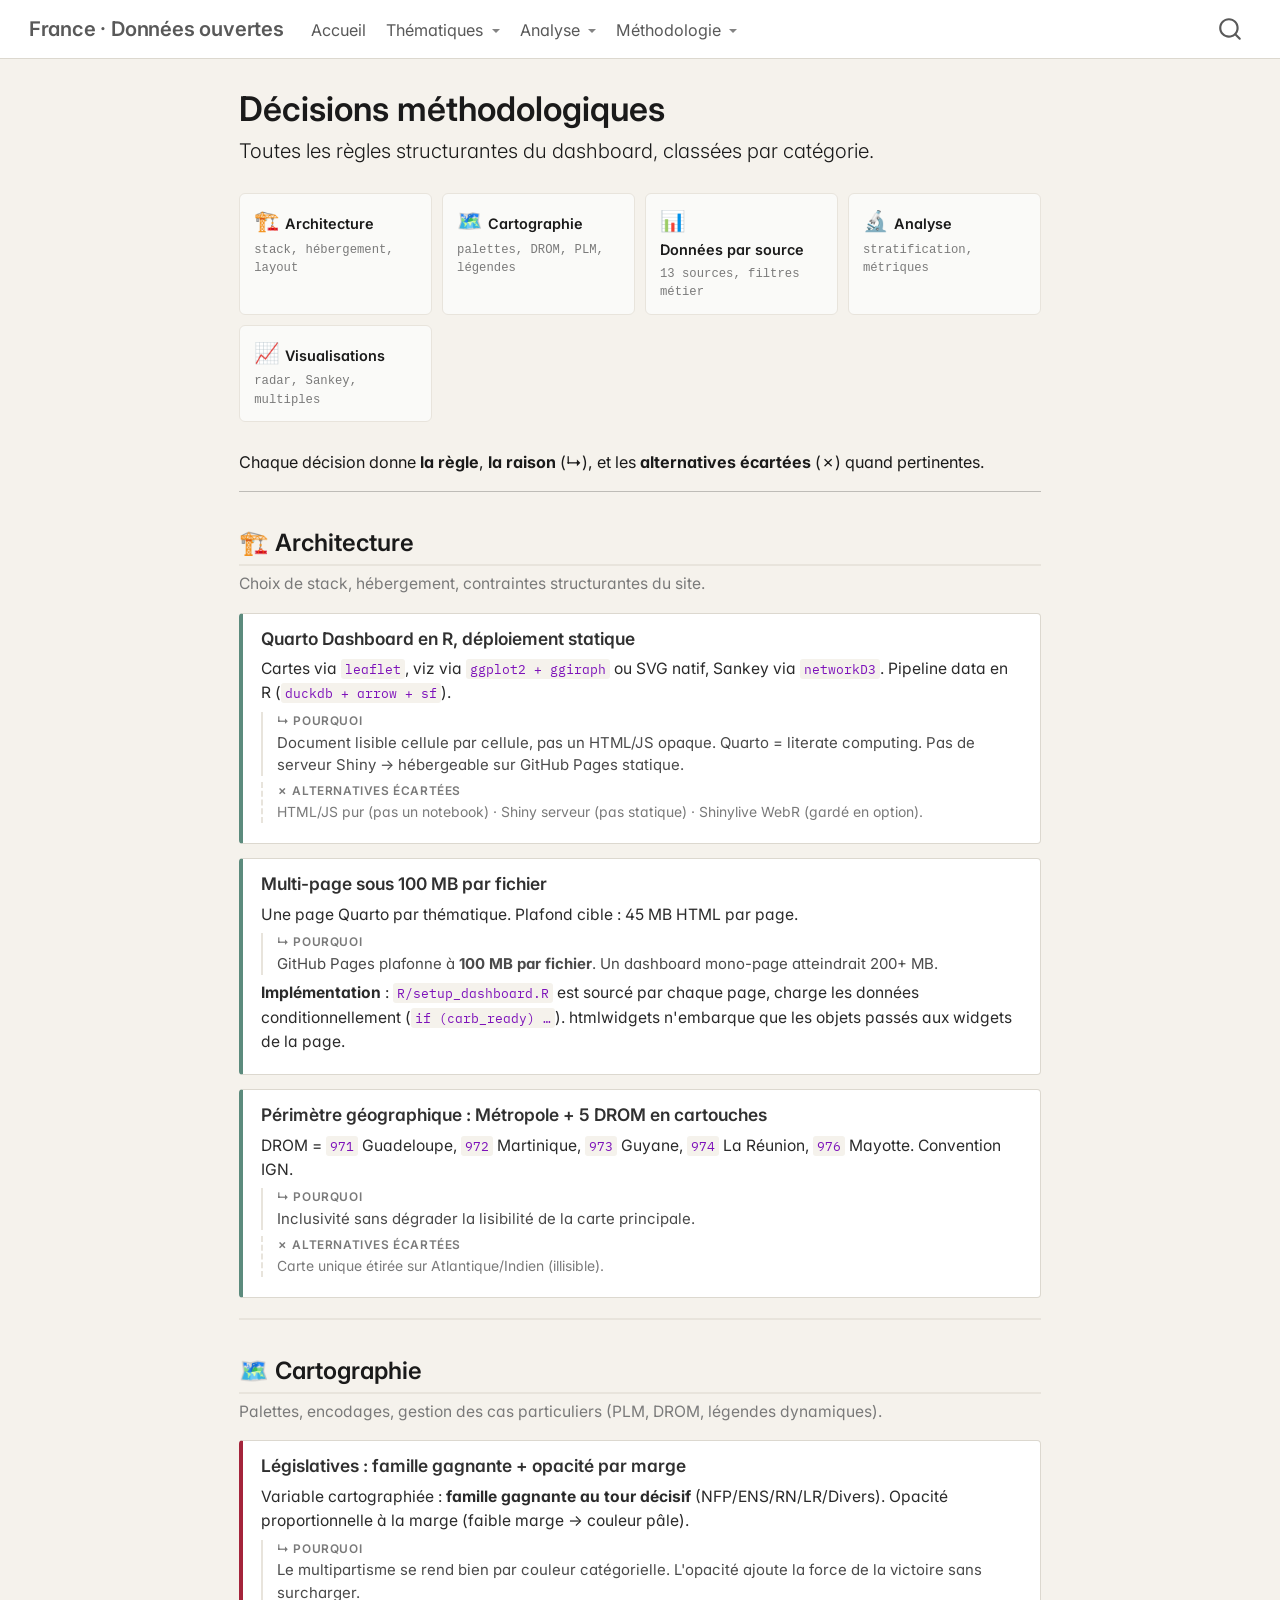
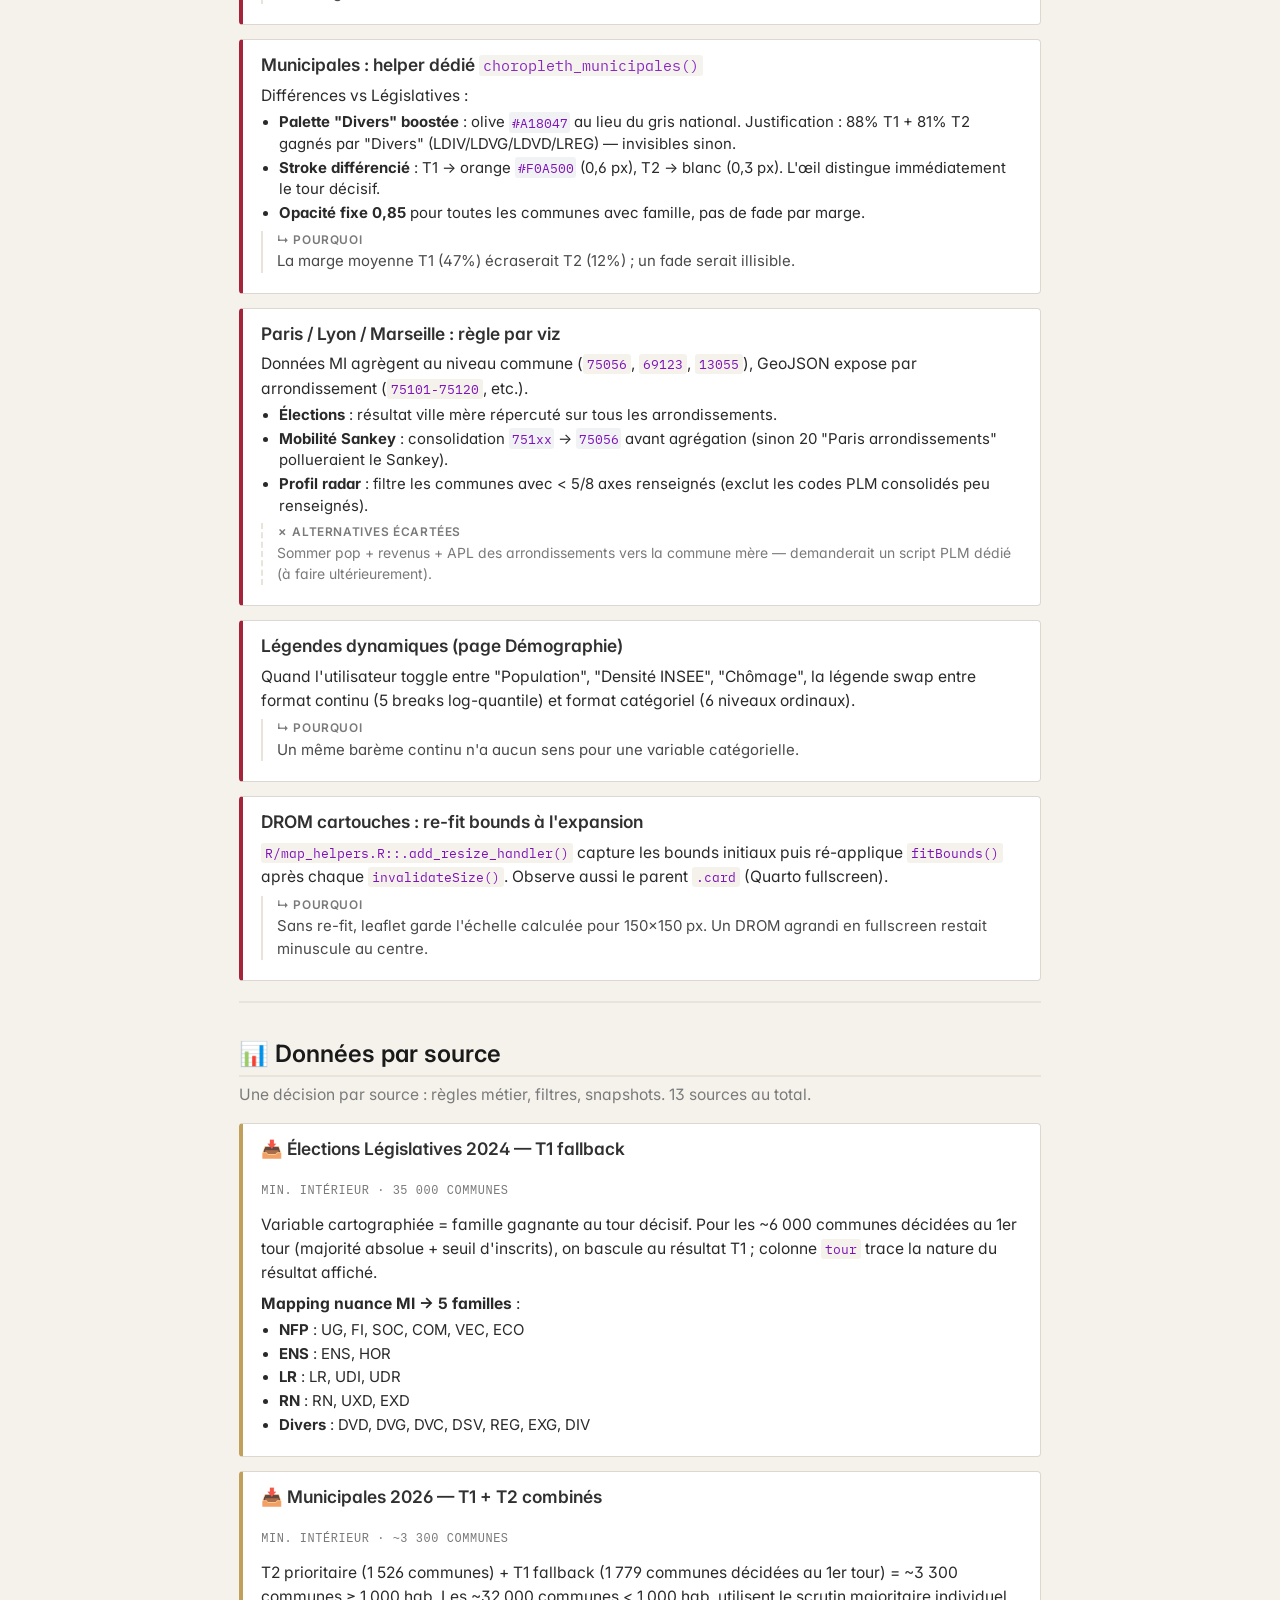
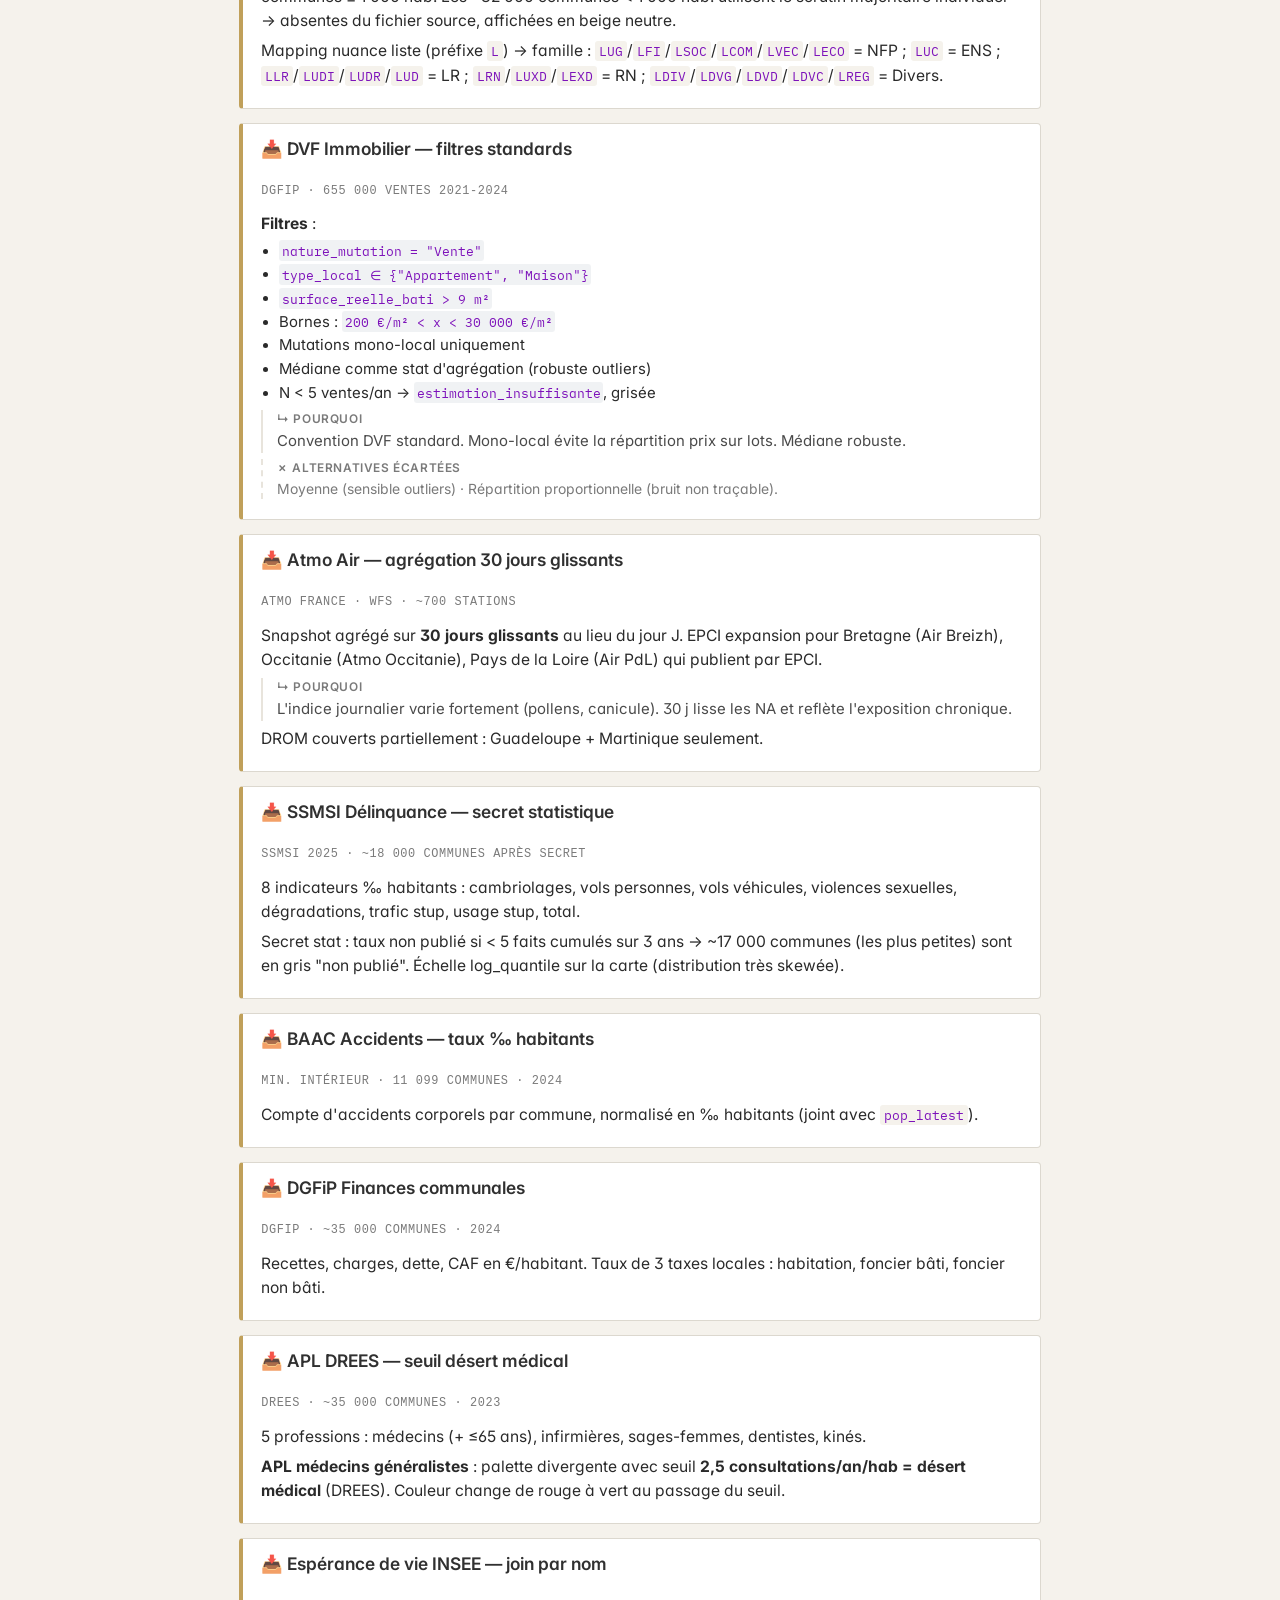
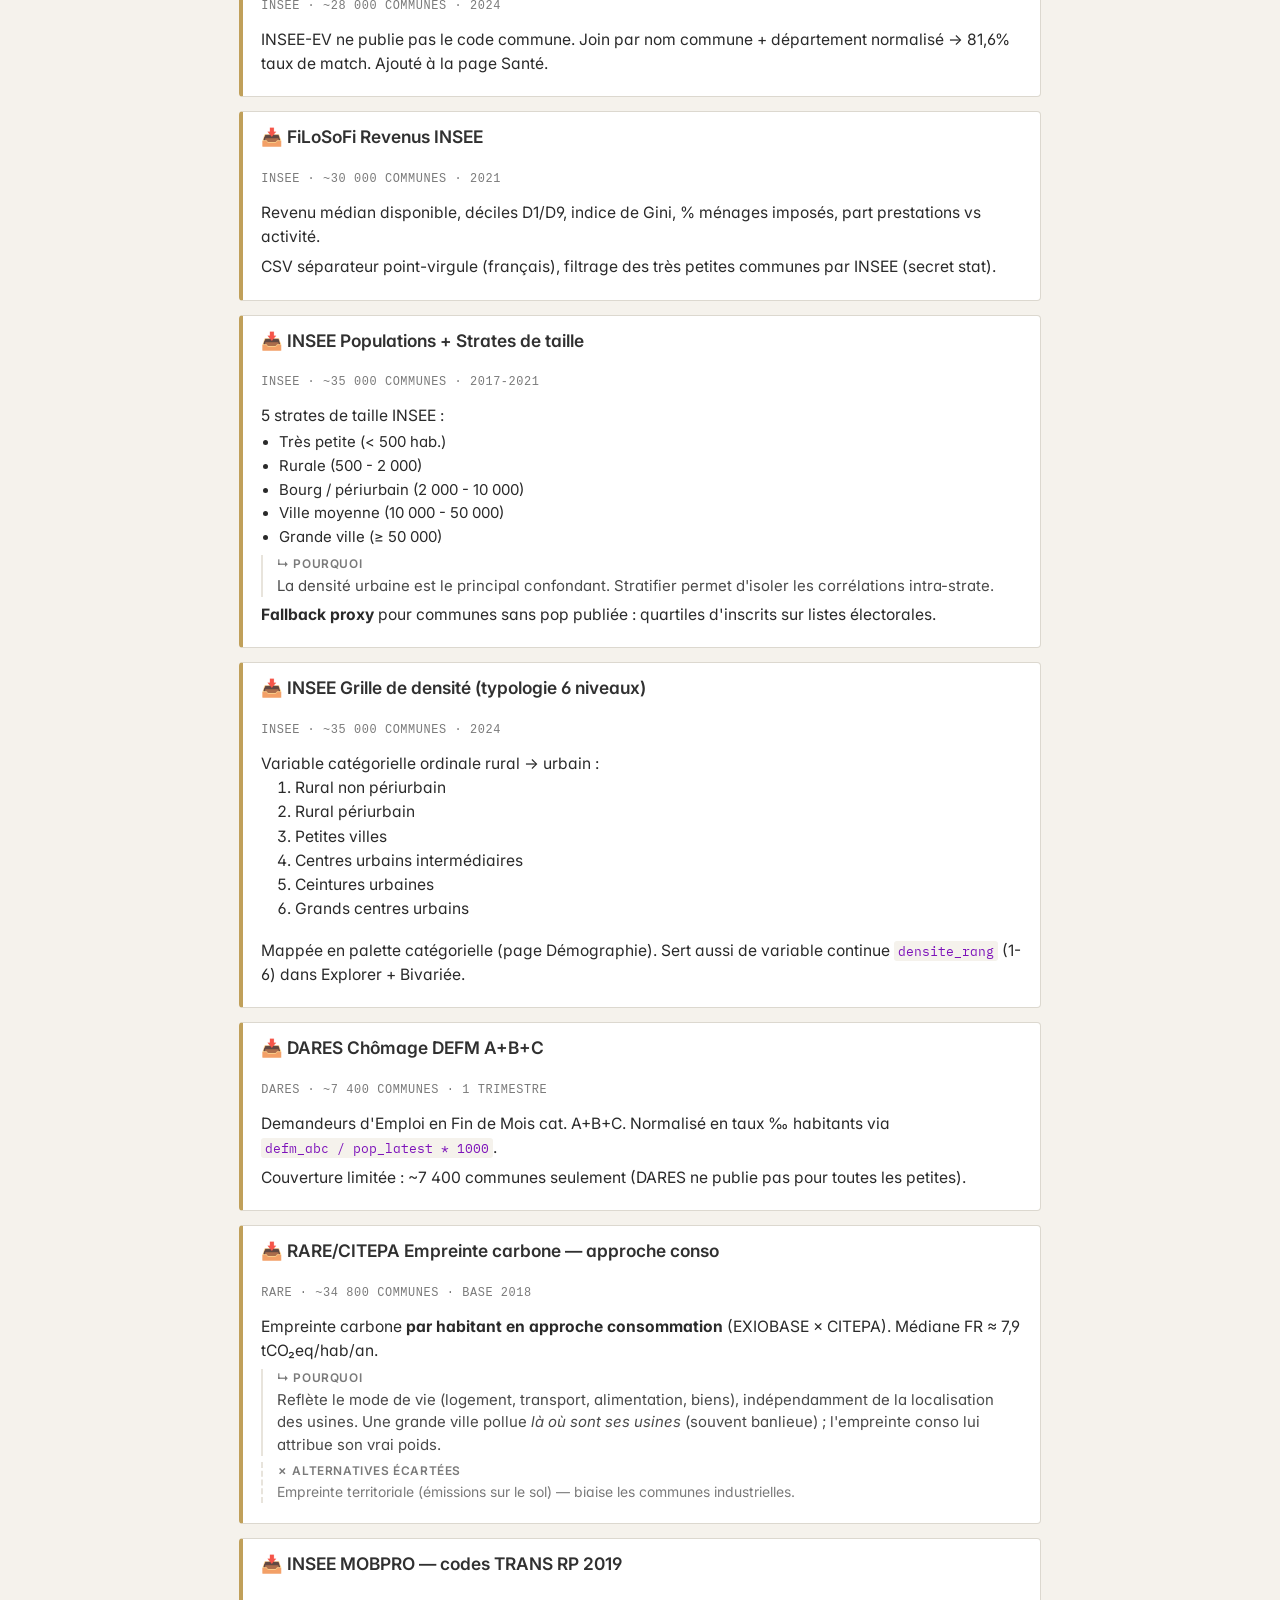
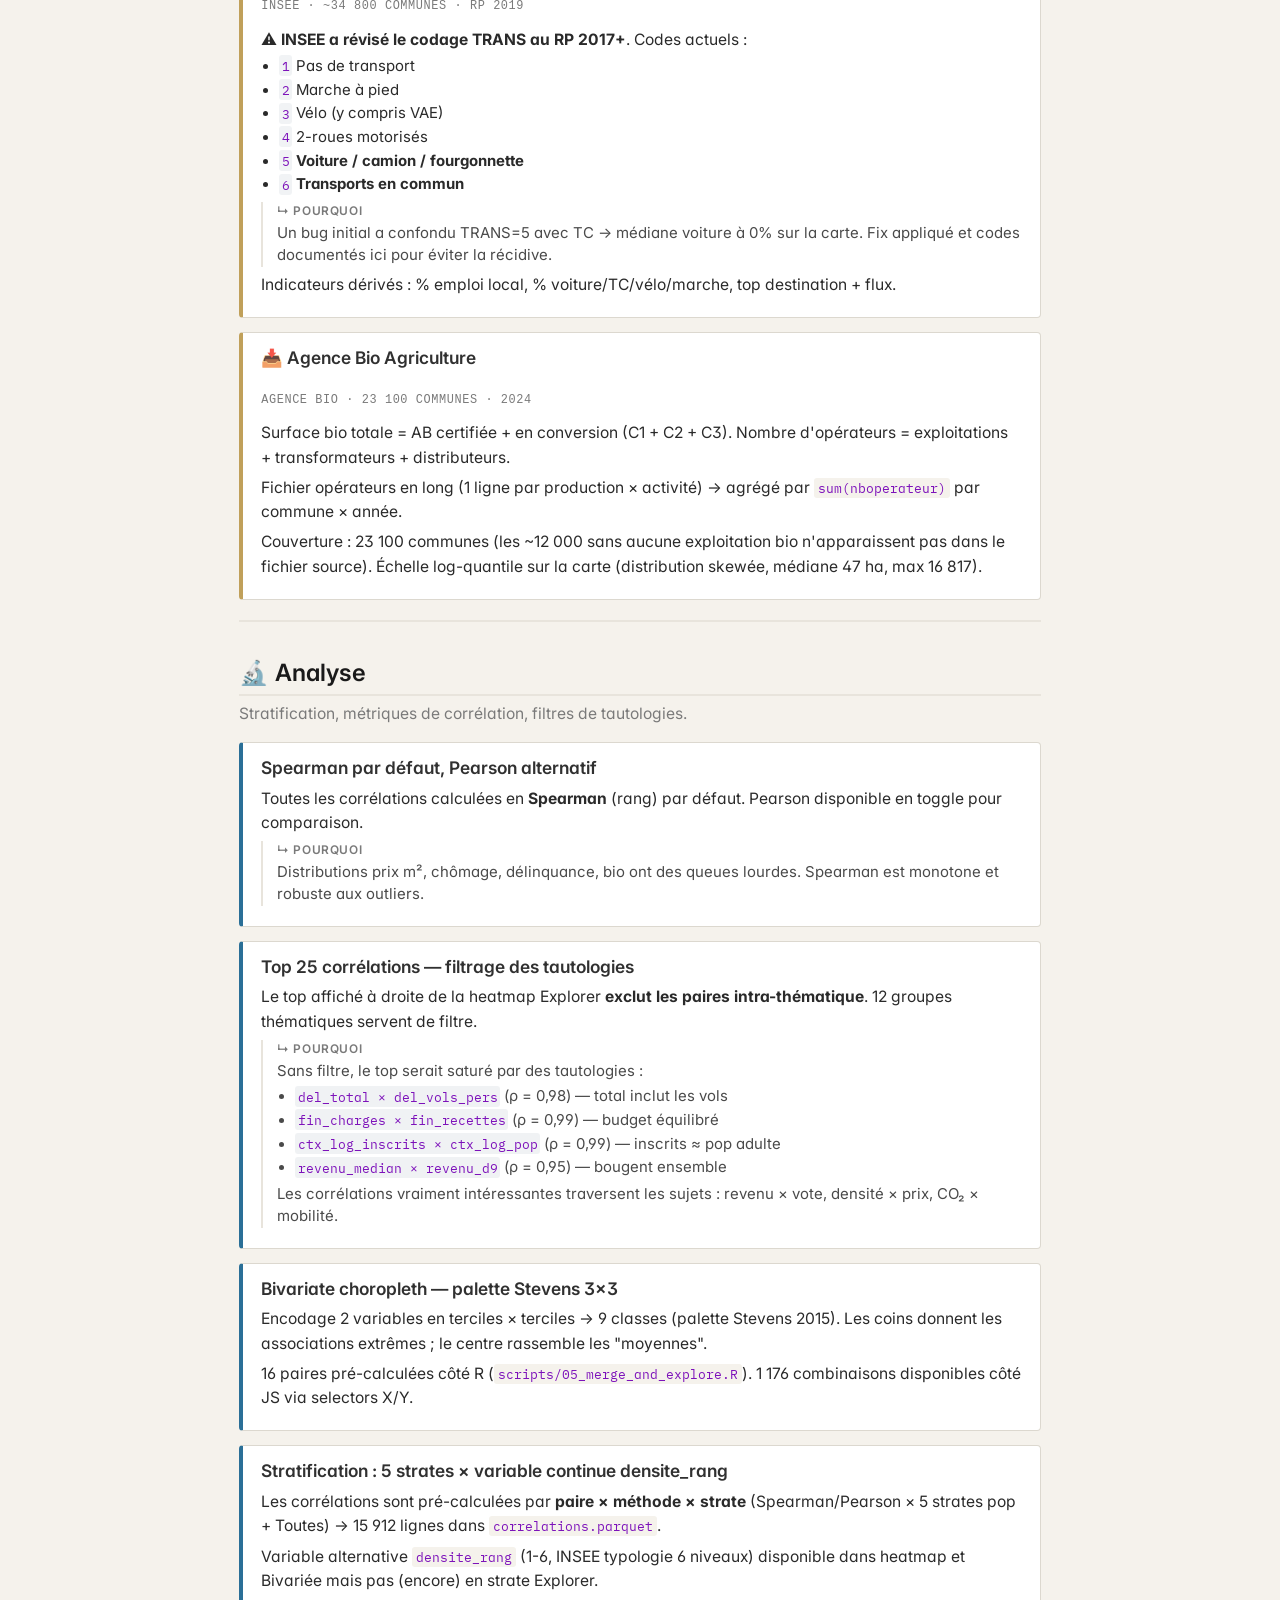
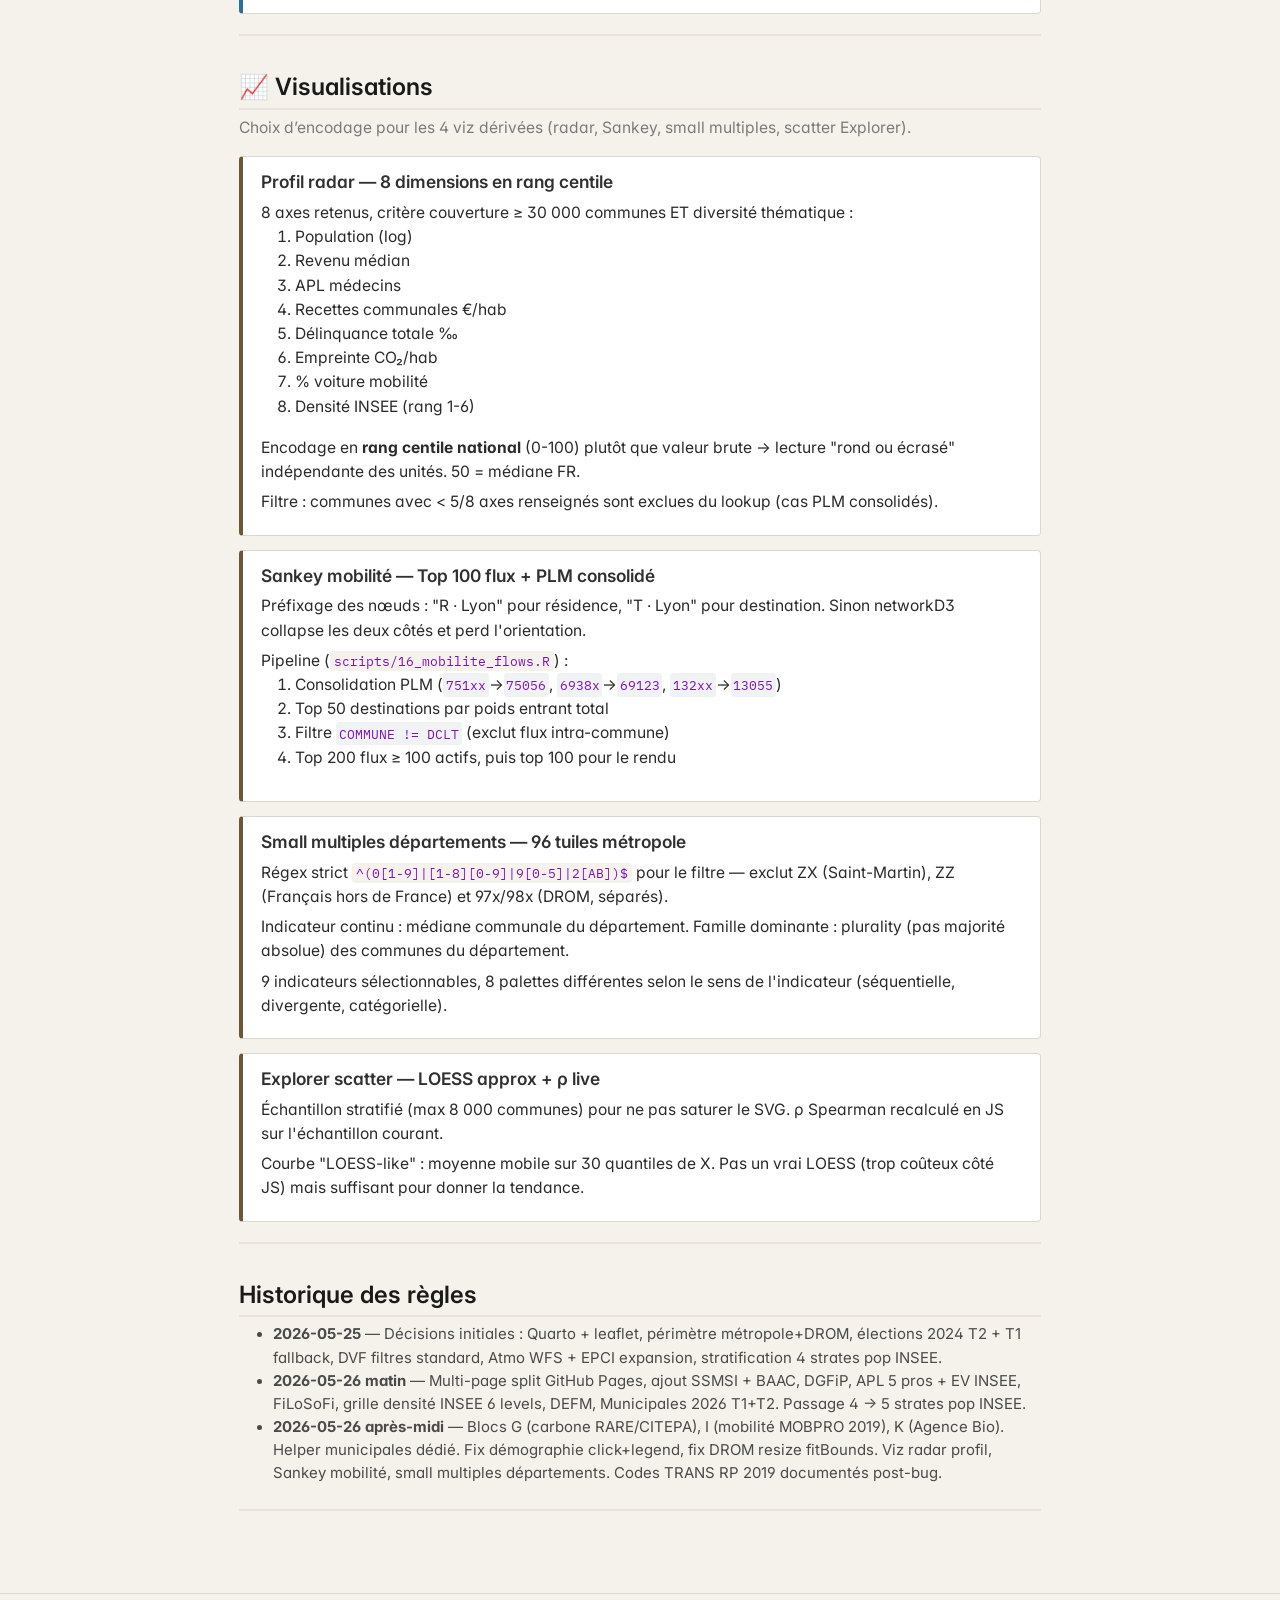
<file: docs/decisions.html>
<!DOCTYPE html>
<html xmlns="http://www.w3.org/1999/xhtml" lang="fr" xml:lang="fr"><head>

<meta charset="utf-8">
<meta name="generator" content="quarto-1.9.37">

<meta name="viewport" content="width=device-width, initial-scale=1.0, user-scalable=yes">


<title>Décisions méthodologiques – France · Données ouvertes</title>
<style>
/* Default styles provided by pandoc.
** See https://pandoc.org/MANUAL.html#variables-for-html for config info.
*/
code{white-space: pre-wrap;}
span.smallcaps{font-variant: small-caps;}
div.columns{display: flex; gap: min(4vw, 1.5em);}
div.column{flex: auto; overflow-x: auto;}
div.hanging-indent{margin-left: 1.5em; text-indent: -1.5em;}
ul.task-list{list-style: none;}
ul.task-list li input[type="checkbox"] {
  width: 0.8em;
  margin: 0 0.8em 0.2em -1em; /* quarto-specific, see https://github.com/quarto-dev/quarto-cli/issues/4556 */ 
  vertical-align: middle;
}
</style>


<script src="../site_libs/quarto-nav/quarto-nav.js"></script>
<script src="../site_libs/clipboard/clipboard.min.js"></script>
<script src="../site_libs/quarto-search/autocomplete.umd.js"></script>
<script src="../site_libs/quarto-search/fuse.min.js"></script>
<script src="../site_libs/quarto-search/quarto-search.js"></script>
<meta name="quarto:offset" content="../">
<script src="../site_libs/quarto-html/quarto.js" type="module"></script>
<script src="../site_libs/quarto-html/tabsets/tabsets.js" type="module"></script>
<script src="../site_libs/quarto-html/popper.min.js"></script>
<script src="../site_libs/quarto-html/tippy.umd.min.js"></script>
<script src="../site_libs/quarto-html/anchor.min.js"></script>
<link href="../site_libs/quarto-html/tippy.css" rel="stylesheet">
<link href="../site_libs/quarto-html/quarto-syntax-highlighting-7075d6c6b08816836a78c08b3fd54c83.css" rel="stylesheet" id="quarto-text-highlighting-styles">
<script src="../site_libs/bootstrap/bootstrap.min.js"></script>
<link href="../site_libs/bootstrap/bootstrap-icons.css" rel="stylesheet">
<link href="../site_libs/bootstrap/bootstrap-68e3aed93143dc574f225ae22ccf3342.min.css" rel="stylesheet" append-hash="true" id="quarto-bootstrap" data-mode="light">
<script id="quarto-search-options" type="application/json">{
  "location": "navbar",
  "copy-button": false,
  "collapse-after": 3,
  "panel-placement": "end",
  "type": "overlay",
  "limit": 50,
  "keyboard-shortcut": [
    "f",
    "/",
    "s"
  ],
  "show-item-context": false,
  "language": {
    "search-no-results-text": "Pas de résultats",
    "search-matching-documents-text": "documents trouvés",
    "search-copy-link-title": "Copier le lien vers la recherche",
    "search-hide-matches-text": "Cacher les correspondances additionnelles",
    "search-more-match-text": "correspondance de plus dans ce document",
    "search-more-matches-text": "correspondances de plus dans ce document",
    "search-clear-button-title": "Effacer",
    "search-text-placeholder": "",
    "search-detached-cancel-button-title": "Annuler",
    "search-submit-button-title": "Envoyer",
    "search-label": "Recherche"
  }
}</script>
<style>html{ scroll-behavior: smooth; }</style>


</head>

<body class="nav-fixed fullcontent quarto-light">

<div id="quarto-search-results"></div>
  <header id="quarto-header" class="headroom fixed-top">
    <nav class="navbar navbar-expand-lg " data-bs-theme="dark">
      <div class="navbar-container container-fluid">
      <div class="navbar-brand-container mx-auto">
    <a class="navbar-brand" href="../index.html">
    <span class="navbar-title">France · Données ouvertes</span>
    </a>
  </div>
            <div id="quarto-search" class="" title="Recherche"></div>
          <button class="navbar-toggler" type="button" data-bs-toggle="collapse" data-bs-target="#navbarCollapse" aria-controls="navbarCollapse" role="menu" aria-expanded="false" aria-label="Basculer la navigation" onclick="if (window.quartoToggleHeadroom) { window.quartoToggleHeadroom(); }">
  <span class="navbar-toggler-icon"></span>
</button>
          <div class="collapse navbar-collapse" id="navbarCollapse">
            <ul class="navbar-nav navbar-nav-scroll me-auto">
  <li class="nav-item">
    <a class="nav-link" href="../index.html"> 
<span class="menu-text">Accueil</span></a>
  </li>  
  <li class="nav-item dropdown ">
    <a class="nav-link dropdown-toggle" href="#" id="nav-menu-thématiques" role="link" data-bs-toggle="dropdown" aria-expanded="false">
 <span class="menu-text">Thématiques</span>
    </a>
    <ul class="dropdown-menu" aria-labelledby="nav-menu-thématiques">    
        <li>
    <a class="dropdown-item" href="../pages/elections.html">
 <span class="dropdown-text">Législatives 2024</span></a>
  </li>  
        <li>
    <a class="dropdown-item" href="../pages/municipales.html">
 <span class="dropdown-text">Municipales 2026</span></a>
  </li>  
        <li>
    <a class="dropdown-item" href="../pages/immobilier.html">
 <span class="dropdown-text">Immobilier</span></a>
  </li>  
        <li>
    <a class="dropdown-item" href="../pages/air.html">
 <span class="dropdown-text">Qualité de l’air</span></a>
  </li>  
        <li>
    <a class="dropdown-item" href="../pages/securite.html">
 <span class="dropdown-text">Sécurité</span></a>
  </li>  
        <li>
    <a class="dropdown-item" href="../pages/finances.html">
 <span class="dropdown-text">Finances</span></a>
  </li>  
        <li>
    <a class="dropdown-item" href="../pages/sante.html">
 <span class="dropdown-text">Santé</span></a>
  </li>  
        <li>
    <a class="dropdown-item" href="../pages/revenus.html">
 <span class="dropdown-text">Revenus</span></a>
  </li>  
        <li>
    <a class="dropdown-item" href="../pages/demographie.html">
 <span class="dropdown-text">Démographie &amp; social</span></a>
  </li>  
        <li>
    <a class="dropdown-item" href="../pages/energie.html">
 <span class="dropdown-text">Énergie · carbone</span></a>
  </li>  
        <li>
    <a class="dropdown-item" href="../pages/mobilite.html">
 <span class="dropdown-text">Mobilité</span></a>
  </li>  
        <li>
    <a class="dropdown-item" href="../pages/agriculture.html">
 <span class="dropdown-text">Agriculture bio</span></a>
  </li>  
    </ul>
  </li>
  <li class="nav-item dropdown ">
    <a class="nav-link dropdown-toggle" href="#" id="nav-menu-analyse" role="link" data-bs-toggle="dropdown" aria-expanded="false">
 <span class="menu-text">Analyse</span>
    </a>
    <ul class="dropdown-menu" aria-labelledby="nav-menu-analyse">    
        <li>
    <a class="dropdown-item" href="../pages/bivariate.html">
 <span class="dropdown-text">Carte bivariée</span></a>
  </li>  
        <li>
    <a class="dropdown-item" href="../pages/explorer.html">
 <span class="dropdown-text">Explorer · corrélations</span></a>
  </li>  
        <li>
    <a class="dropdown-item" href="../pages/profil.html">
 <span class="dropdown-text">Profil commune · radar 8D</span></a>
  </li>  
        <li>
    <a class="dropdown-item" href="../pages/departements.html">
 <span class="dropdown-text">Départements · small multiples</span></a>
  </li>  
    </ul>
  </li>
  <li class="nav-item dropdown ">
    <a class="nav-link dropdown-toggle" href="#" id="nav-menu-méthodologie" role="link" data-bs-toggle="dropdown" aria-expanded="false">
 <span class="menu-text">Méthodologie</span>
    </a>
    <ul class="dropdown-menu" aria-labelledby="nav-menu-méthodologie">    
        <li>
    <a class="dropdown-item" href="../docs/data-sources.html">
 <span class="dropdown-text">Sources de données</span></a>
  </li>  
        <li>
    <a class="dropdown-item" href="../docs/decisions.html">
 <span class="dropdown-text">Décisions méthodologiques</span></a>
  </li>  
        <li>
    <a class="dropdown-item" href="../docs/correlations.html">
 <span class="dropdown-text">Note sur les corrélations</span></a>
  </li>  
    </ul>
  </li>
</ul>
          </div> <!-- /navcollapse -->
            <div class="quarto-navbar-tools">
</div>
      </div> <!-- /container-fluid -->
    </nav>
</header>
<!-- content -->
<div id="quarto-content" class="quarto-container page-columns page-rows-contents page-layout-article page-navbar">
<!-- sidebar -->
<!-- margin-sidebar -->
    
<!-- main -->
<main class="content" id="quarto-document-content">

<header id="title-block-header" class="quarto-title-block default">
<div class="quarto-title">
<h1 class="title">Décisions méthodologiques</h1>
<p class="subtitle lead">Toutes les règles structurantes du dashboard, classées par catégorie.</p>
</div>



<div class="quarto-title-meta">

    
  
    
  </div>
  


</header>


<style>
.cat-bar {
  display: grid;
  grid-template-columns: repeat(auto-fit, minmax(180px, 1fr));
  gap: 10px;
  margin: 16px 0 28px 0;
}
.cat-bar a {
  display: block;
  padding: 12px 14px;
  background: #FAFAF8;
  border: 1px solid #E8E4DC;
  border-radius: 6px;
  text-decoration: none;
  color: #1A1A1A;
  transition: all 0.15s;
}
.cat-bar a:hover { border-color: #2A6F97; background: #F0EDE6; }
.cat-bar .ico { font-size: 1.2rem; margin-right: 6px; }
.cat-bar .lbl { font-size: 0.85rem; font-weight: 600; display: inline-block; vertical-align: middle; }
.cat-bar .cnt { display: block; font-size: 0.72rem; color: #7A7A7A; margin-top: 4px; font-family: monospace; }

.decision {
  border: 1px solid #DCD8CF;
  border-left: 4px solid #2A6F97;
  border-radius: 4px;
  padding: 14px 18px;
  margin: 14px 0;
  background: #FFFFFF;
}
.decision h3 {
  margin: 0 0 8px 0;
  font-size: 1.02rem;
  color: #1A1A1A;
}
.decision .meta {
  display: inline-block;
  font-size: 0.7rem;
  color: #7A7A7A;
  text-transform: uppercase;
  letter-spacing: 0.05em;
  font-family: monospace;
  margin-bottom: 6px;
}
.decision .rule {
  margin: 6px 0;
  font-size: 0.92rem;
  line-height: 1.55;
  color: #2A2A2A;
}
.decision .why {
  margin: 6px 0;
  font-size: 0.88rem;
  line-height: 1.5;
  color: #4A4A4A;
  padding-left: 14px;
  border-left: 2px solid #E8E4DC;
}
.decision .why::before {
  content: "↳ Pourquoi";
  display: block;
  font-size: 0.7rem;
  color: #7A7A7A;
  text-transform: uppercase;
  letter-spacing: 0.05em;
  font-weight: 600;
  margin-bottom: 2px;
}
.decision .alt {
  margin: 6px 0;
  font-size: 0.82rem;
  line-height: 1.5;
  color: #7A7A7A;
  padding-left: 14px;
  border-left: 2px dashed #E8E4DC;
}
.decision .alt::before {
  content: "✗ Alternatives écartées";
  display: block;
  font-size: 0.7rem;
  text-transform: uppercase;
  letter-spacing: 0.05em;
  font-weight: 600;
  margin-bottom: 2px;
}
.decision ul { margin: 4px 0 4px 18px; padding: 0; }
.decision ul li { margin: 2px 0; font-size: 0.88rem; line-height: 1.45; }
.decision code { font-size: 0.85em; background: #F5F2EC; padding: 1px 4px; border-radius: 3px; }
.decision table { font-size: 0.85rem; margin: 6px 0; }
.decision table th, .decision table td { padding: 4px 8px; }

/* Couleur de bordure par catégorie */
.decision.cat-arch { border-left-color: #5C8B7D; }
.decision.cat-carto { border-left-color: #A4243B; }
.decision.cat-data { border-left-color: #C0A05A; }
.decision.cat-ana { border-left-color: #2A6F97; }
.decision.cat-viz { border-left-color: #6D5634; }

.cat-section-title {
  font-size: 1.4rem;
  margin-top: 36px;
  margin-bottom: 6px;
  padding-bottom: 6px;
  border-bottom: 2px solid #E8E4DC;
}
.cat-section-sub {
  color: #7A7A7A;
  font-size: 0.92rem;
  margin: 0 0 16px 0;
  line-height: 1.5;
}
</style>

<div class="cat-bar">
  <a href="#architecture"><span class="ico">🏗️</span><span class="lbl">Architecture</span><span class="cnt">stack, hébergement, layout</span></a>
  <a href="#cartographie"><span class="ico">🗺️</span><span class="lbl">Cartographie</span><span class="cnt">palettes, DROM, PLM, légendes</span></a>
  <a href="#donnees"><span class="ico">📊</span><span class="lbl">Données par source</span><span class="cnt">13 sources, filtres métier</span></a>
  <a href="#analyse"><span class="ico">🔬</span><span class="lbl">Analyse</span><span class="cnt">stratification, métriques</span></a>
  <a href="#visualisations"><span class="ico">📈</span><span class="lbl">Visualisations</span><span class="cnt">radar, Sankey, multiples</span></a>
</div>
<p>Chaque décision donne <strong>la règle</strong>, <strong>la raison</strong> (↳), et les <strong>alternatives écartées</strong> (✗) quand pertinentes.</p>
<hr>
<section id="architecture" class="level2 cat-section-title">
<h2 class="cat-section-title anchored" data-anchor-id="architecture">🏗️ Architecture</h2>
<div class="cat-section-sub">
<p>Choix de stack, hébergement, contraintes structurantes du site.</p>
</div>
<div class="decision cat-arch">
  <h3 class="anchored">Quarto Dashboard en R, déploiement statique</h3>
  <div class="rule">Cartes via <code>leaflet</code>, viz via <code>ggplot2 + ggiraph</code> ou SVG natif, Sankey via <code>networkD3</code>. Pipeline data en R (<code>duckdb + arrow + sf</code>).</div>
  <div class="why">Document lisible cellule par cellule, pas un HTML/JS opaque. Quarto = literate computing. Pas de serveur Shiny → hébergeable sur GitHub Pages statique.</div>
  <div class="alt">HTML/JS pur (pas un notebook) · Shiny serveur (pas statique) · Shinylive WebR (gardé en option).</div>
</div>

<div class="decision cat-arch">
  <h3 class="anchored">Multi-page sous 100 MB par fichier</h3>
  <div class="rule">Une page Quarto par thématique. Plafond cible : 45 MB HTML par page.</div>
  <div class="why">GitHub Pages plafonne à <strong>100 MB par fichier</strong>. Un dashboard mono-page atteindrait 200+ MB.</div>
  <div class="rule"><strong>Implémentation</strong> : <code>R/setup_dashboard.R</code> est sourcé par chaque page, charge les données conditionnellement (<code>if (carb_ready) …</code>). htmlwidgets n'embarque que les objets passés aux widgets de la page.</div>
</div>

<div class="decision cat-arch">
  <h3 class="anchored">Périmètre géographique : Métropole + 5 DROM en cartouches</h3>
  <div class="rule">DROM = <code>971</code> Guadeloupe, <code>972</code> Martinique, <code>973</code> Guyane, <code>974</code> La Réunion, <code>976</code> Mayotte. Convention IGN.</div>
  <div class="why">Inclusivité sans dégrader la lisibilité de la carte principale.</div>
  <div class="alt">Carte unique étirée sur Atlantique/Indien (illisible).</div>
</div>
</section>
<section id="cartographie" class="level2 cat-section-title">
<h2 class="cat-section-title anchored" data-anchor-id="cartographie">🗺️ Cartographie</h2>
<div class="cat-section-sub">
<p>Palettes, encodages, gestion des cas particuliers (PLM, DROM, légendes dynamiques).</p>
</div>
<div class="decision cat-carto">
  <h3 class="anchored">Législatives : famille gagnante + opacité par marge</h3>
  <div class="rule">Variable cartographiée : <strong>famille gagnante au tour décisif</strong> (NFP/ENS/RN/LR/Divers). Opacité proportionnelle à la marge (faible marge → couleur pâle).</div>
  <div class="why">Le multipartisme se rend bien par couleur catégorielle. L'opacité ajoute la force de la victoire sans surcharger.</div>
</div>

<div class="decision cat-carto">
  <h3 class="anchored">Municipales : helper dédié <code>choropleth_municipales()</code></h3>
  <div class="rule">Différences vs Législatives :
    <ul>
      <li><strong>Palette "Divers" boostée</strong> : olive <code>#A18047</code> au lieu du gris national. Justification : 88% T1 + 81% T2 gagnés par "Divers" (LDIV/LDVG/LDVD/LREG) — invisibles sinon.</li>
      <li><strong>Stroke différencié</strong> : T1 → orange <code>#F0A500</code> (0,6 px), T2 → blanc (0,3 px). L'œil distingue immédiatement le tour décisif.</li>
      <li><strong>Opacité fixe 0,85</strong> pour toutes les communes avec famille, pas de fade par marge.</li>
    </ul>
  </div>
  <div class="why">La marge moyenne T1 (47%) écraserait T2 (12%) ; un fade serait illisible.</div>
</div>

<div class="decision cat-carto">
  <h3 class="anchored">Paris / Lyon / Marseille : règle par viz</h3>
  <div class="rule">Données MI agrègent au niveau commune (<code>75056</code>, <code>69123</code>, <code>13055</code>), GeoJSON expose par arrondissement (<code>75101-75120</code>, etc.).
    <ul>
      <li><strong>Élections</strong> : résultat ville mère répercuté sur tous les arrondissements.</li>
      <li><strong>Mobilité Sankey</strong> : consolidation <code>751xx</code> → <code>75056</code> avant agrégation (sinon 20 "Paris arrondissements" pollueraient le Sankey).</li>
      <li><strong>Profil radar</strong> : filtre les communes avec &lt; 5/8 axes renseignés (exclut les codes PLM consolidés peu renseignés).</li>
    </ul>
  </div>
  <div class="alt">Sommer pop + revenus + APL des arrondissements vers la commune mère — demanderait un script PLM dédié (à faire ultérieurement).</div>
</div>

<div class="decision cat-carto">
  <h3 class="anchored">Légendes dynamiques (page Démographie)</h3>
  <div class="rule">Quand l'utilisateur toggle entre "Population", "Densité INSEE", "Chômage", la légende swap entre format continu (5 breaks log-quantile) et format catégoriel (6 niveaux ordinaux).</div>
  <div class="why">Un même barème continu n'a aucun sens pour une variable catégorielle.</div>
</div>

<div class="decision cat-carto">
  <h3 class="anchored">DROM cartouches : re-fit bounds à l'expansion</h3>
  <div class="rule"><code>R/map_helpers.R::.add_resize_handler()</code> capture les bounds initiaux puis ré-applique <code>fitBounds()</code> après chaque <code>invalidateSize()</code>. Observe aussi le parent <code>.card</code> (Quarto fullscreen).</div>
  <div class="why">Sans re-fit, leaflet garde l'échelle calculée pour 150×150 px. Un DROM agrandi en fullscreen restait minuscule au centre.</div>
</div>
</section>
<section id="donnees" class="level2 cat-section-title">
<h2 class="cat-section-title anchored" data-anchor-id="donnees">📊 Données par source</h2>
<div class="cat-section-sub">
<p>Une décision par source : règles métier, filtres, snapshots. 13 sources au total.</p>
</div>
<div class="decision cat-data">
  <h3 class="anchored">📥 Élections Législatives 2024 — T1 fallback</h3>
  <div class="meta">Min. Intérieur · 35 000 communes</div>
  <div class="rule">Variable cartographiée = famille gagnante au tour décisif. Pour les ~6 000 communes décidées au 1er tour (majorité absolue + seuil d'inscrits), on bascule au résultat T1 ; colonne <code>tour</code> trace la nature du résultat affiché.</div>
  <div class="rule"><strong>Mapping nuance MI → 5 familles</strong> :
    <ul>
      <li><strong>NFP</strong> : UG, FI, SOC, COM, VEC, ECO</li>
      <li><strong>ENS</strong> : ENS, HOR</li>
      <li><strong>LR</strong> : LR, UDI, UDR</li>
      <li><strong>RN</strong> : RN, UXD, EXD</li>
      <li><strong>Divers</strong> : DVD, DVG, DVC, DSV, REG, EXG, DIV</li>
    </ul>
  </div>
</div>

<div class="decision cat-data">
  <h3 class="anchored">📥 Municipales 2026 — T1 + T2 combinés</h3>
  <div class="meta">Min. Intérieur · ~3 300 communes</div>
  <div class="rule">T2 prioritaire (1 526 communes) + T1 fallback (1 779 communes décidées au 1er tour) = ~3 300 communes ≥ 1 000 hab. Les ~32 000 communes &lt; 1 000 hab. utilisent le scrutin majoritaire individuel → absentes du fichier source, affichées en beige neutre.</div>
  <div class="rule">Mapping nuance liste (préfixe <code>L</code>) → famille : <code>LUG</code>/<code>LFI</code>/<code>LSOC</code>/<code>LCOM</code>/<code>LVEC</code>/<code>LECO</code> = NFP ; <code>LUC</code> = ENS ; <code>LLR</code>/<code>LUDI</code>/<code>LUDR</code>/<code>LUD</code> = LR ; <code>LRN</code>/<code>LUXD</code>/<code>LEXD</code> = RN ; <code>LDIV</code>/<code>LDVG</code>/<code>LDVD</code>/<code>LDVC</code>/<code>LREG</code> = Divers.</div>
</div>

<div class="decision cat-data">
  <h3 class="anchored">📥 DVF Immobilier — filtres standards</h3>
  <div class="meta">DGFiP · 655 000 ventes 2021-2024</div>
  <div class="rule"><strong>Filtres</strong> :
    <ul>
      <li><code>nature_mutation = "Vente"</code></li>
      <li><code>type_local ∈ {"Appartement", "Maison"}</code></li>
      <li><code>surface_reelle_bati &gt; 9 m²</code></li>
      <li>Bornes : <code>200 €/m² &lt; x &lt; 30 000 €/m²</code></li>
      <li>Mutations mono-local uniquement</li>
      <li>Médiane comme stat d'agrégation (robuste outliers)</li>
      <li>N &lt; 5 ventes/an → <code>estimation_insuffisante</code>, grisée</li>
    </ul>
  </div>
  <div class="why">Convention DVF standard. Mono-local évite la répartition prix sur lots. Médiane robuste.</div>
  <div class="alt">Moyenne (sensible outliers) · Répartition proportionnelle (bruit non traçable).</div>
</div>

<div class="decision cat-data">
  <h3 class="anchored">📥 Atmo Air — agrégation 30 jours glissants</h3>
  <div class="meta">Atmo France · WFS · ~700 stations</div>
  <div class="rule">Snapshot agrégé sur <strong>30 jours glissants</strong> au lieu du jour J. EPCI expansion pour Bretagne (Air Breizh), Occitanie (Atmo Occitanie), Pays de la Loire (Air PdL) qui publient par EPCI.</div>
  <div class="why">L'indice journalier varie fortement (pollens, canicule). 30 j lisse les NA et reflète l'exposition chronique.</div>
  <div class="rule">DROM couverts partiellement : Guadeloupe + Martinique seulement.</div>
</div>

<div class="decision cat-data">
  <h3 class="anchored">📥 SSMSI Délinquance — secret statistique</h3>
  <div class="meta">SSMSI 2025 · ~18 000 communes après secret</div>
  <div class="rule">8 indicateurs ‰ habitants : cambriolages, vols personnes, vols véhicules, violences sexuelles, dégradations, trafic stup, usage stup, total.</div>
  <div class="rule">Secret stat : taux non publié si &lt; 5 faits cumulés sur 3 ans → ~17 000 communes (les plus petites) sont en gris "non publié". Échelle log_quantile sur la carte (distribution très skewée).</div>
</div>

<div class="decision cat-data">
  <h3 class="anchored">📥 BAAC Accidents — taux ‰ habitants</h3>
  <div class="meta">Min. Intérieur · 11 099 communes · 2024</div>
  <div class="rule">Compte d'accidents corporels par commune, normalisé en ‰ habitants (joint avec <code>pop_latest</code>).</div>
</div>

<div class="decision cat-data">
  <h3 class="anchored">📥 DGFiP Finances communales</h3>
  <div class="meta">DGFiP · ~35 000 communes · 2024</div>
  <div class="rule">Recettes, charges, dette, CAF en €/habitant. Taux de 3 taxes locales : habitation, foncier bâti, foncier non bâti.</div>
</div>

<div class="decision cat-data">
  <h3 class="anchored">📥 APL DREES — seuil désert médical</h3>
  <div class="meta">DREES · ~35 000 communes · 2023</div>
  <div class="rule">5 professions : médecins (+ ≤65 ans), infirmières, sages-femmes, dentistes, kinés.</div>
  <div class="rule"><strong>APL médecins généralistes</strong> : palette divergente avec seuil <strong>2,5 consultations/an/hab = désert médical</strong> (DREES). Couleur change de rouge à vert au passage du seuil.</div>
</div>

<div class="decision cat-data">
  <h3 class="anchored">📥 Espérance de vie INSEE — join par nom</h3>
  <div class="meta">INSEE · ~28 000 communes · 2024</div>
  <div class="rule">INSEE-EV ne publie pas le code commune. Join par nom commune + département normalisé → 81,6% taux de match. Ajouté à la page Santé.</div>
</div>

<div class="decision cat-data">
  <h3 class="anchored">📥 FiLoSoFi Revenus INSEE</h3>
  <div class="meta">INSEE · ~30 000 communes · 2021</div>
  <div class="rule">Revenu médian disponible, déciles D1/D9, indice de Gini, % ménages imposés, part prestations vs activité.</div>
  <div class="rule">CSV séparateur point-virgule (français), filtrage des très petites communes par INSEE (secret stat).</div>
</div>

<div class="decision cat-data">
  <h3 class="anchored">📥 INSEE Populations + Strates de taille</h3>
  <div class="meta">INSEE · ~35 000 communes · 2017-2021</div>
  <div class="rule">5 strates de taille INSEE :
    <ul>
      <li>Très petite (&lt; 500 hab.)</li>
      <li>Rurale (500 - 2 000)</li>
      <li>Bourg / périurbain (2 000 - 10 000)</li>
      <li>Ville moyenne (10 000 - 50 000)</li>
      <li>Grande ville (≥ 50 000)</li>
    </ul>
  </div>
  <div class="why">La densité urbaine est le principal confondant. Stratifier permet d'isoler les corrélations intra-strate.</div>
  <div class="rule"><strong>Fallback proxy</strong> pour communes sans pop publiée : quartiles d'inscrits sur listes électorales.</div>
</div>

<div class="decision cat-data">
  <h3 class="anchored">📥 INSEE Grille de densité (typologie 6 niveaux)</h3>
  <div class="meta">INSEE · ~35 000 communes · 2024</div>
  <div class="rule">Variable catégorielle ordinale rural → urbain :
    <ol>
      <li>Rural non périurbain</li>
      <li>Rural périurbain</li>
      <li>Petites villes</li>
      <li>Centres urbains intermédiaires</li>
      <li>Ceintures urbaines</li>
      <li>Grands centres urbains</li>
    </ol>
  </div>
  <div class="rule">Mappée en palette catégorielle (page Démographie). Sert aussi de variable continue <code>densite_rang</code> (1-6) dans Explorer + Bivariée.</div>
</div>

<div class="decision cat-data">
  <h3 class="anchored">📥 DARES Chômage DEFM A+B+C</h3>
  <div class="meta">DARES · ~7 400 communes · 1 trimestre</div>
  <div class="rule">Demandeurs d'Emploi en Fin de Mois cat. A+B+C. Normalisé en taux ‰ habitants via <code>defm_abc / pop_latest * 1000</code>.</div>
  <div class="rule">Couverture limitée : ~7 400 communes seulement (DARES ne publie pas pour toutes les petites).</div>
</div>

<div class="decision cat-data">
  <h3 class="anchored">📥 RARE/CITEPA Empreinte carbone — approche conso</h3>
  <div class="meta">RARE · ~34 800 communes · base 2018</div>
  <div class="rule">Empreinte carbone <strong>par habitant en approche consommation</strong> (EXIOBASE × CITEPA). Médiane FR ≈ 7,9 tCO₂eq/hab/an.</div>
  <div class="why">Reflète le mode de vie (logement, transport, alimentation, biens), indépendamment de la localisation des usines. Une grande ville pollue <em>là où sont ses usines</em> (souvent banlieue) ; l'empreinte conso lui attribue son vrai poids.</div>
  <div class="alt">Empreinte territoriale (émissions sur le sol) — biaise les communes industrielles.</div>
</div>

<div class="decision cat-data">
  <h3 class="anchored">📥 INSEE MOBPRO — codes TRANS RP 2019</h3>
  <div class="meta">INSEE · ~34 800 communes · RP 2019</div>
  <div class="rule">⚠️ <strong>INSEE a révisé le codage TRANS au RP 2017+</strong>. Codes actuels :
    <ul>
      <li><code>1</code> Pas de transport</li>
      <li><code>2</code> Marche à pied</li>
      <li><code>3</code> Vélo (y compris VAE)</li>
      <li><code>4</code> 2-roues motorisés</li>
      <li><code>5</code> <strong>Voiture / camion / fourgonnette</strong></li>
      <li><code>6</code> <strong>Transports en commun</strong></li>
    </ul>
  </div>
  <div class="why">Un bug initial a confondu TRANS=5 avec TC → médiane voiture à 0% sur la carte. Fix appliqué et codes documentés ici pour éviter la récidive.</div>
  <div class="rule">Indicateurs dérivés : % emploi local, % voiture/TC/vélo/marche, top destination + flux.</div>
</div>

<div class="decision cat-data">
  <h3 class="anchored">📥 Agence Bio Agriculture</h3>
  <div class="meta">Agence Bio · 23 100 communes · 2024</div>
  <div class="rule">Surface bio totale = AB certifiée + en conversion (C1 + C2 + C3). Nombre d'opérateurs = exploitations + transformateurs + distributeurs.</div>
  <div class="rule">Fichier opérateurs en long (1 ligne par production × activité) → agrégé par <code>sum(nboperateur)</code> par commune × année.</div>
  <div class="rule">Couverture : 23 100 communes (les ~12 000 sans aucune exploitation bio n'apparaissent pas dans le fichier source). Échelle log-quantile sur la carte (distribution skewée, médiane 47 ha, max 16 817).</div>
</div>
</section>
<section id="analyse" class="level2 cat-section-title">
<h2 class="cat-section-title anchored" data-anchor-id="analyse">🔬 Analyse</h2>
<div class="cat-section-sub">
<p>Stratification, métriques de corrélation, filtres de tautologies.</p>
</div>
<div class="decision cat-ana">
  <h3 class="anchored">Spearman par défaut, Pearson alternatif</h3>
  <div class="rule">Toutes les corrélations calculées en <strong>Spearman</strong> (rang) par défaut. Pearson disponible en toggle pour comparaison.</div>
  <div class="why">Distributions prix m², chômage, délinquance, bio ont des queues lourdes. Spearman est monotone et robuste aux outliers.</div>
</div>

<div class="decision cat-ana">
  <h3 class="anchored">Top 25 corrélations — filtrage des tautologies</h3>
  <div class="rule">Le top affiché à droite de la heatmap Explorer <strong>exclut les paires intra-thématique</strong>. 12 groupes thématiques servent de filtre.</div>
  <div class="why">Sans filtre, le top serait saturé par des tautologies :
    <ul>
      <li><code>del_total × del_vols_pers</code> (ρ = 0,98) — total inclut les vols</li>
      <li><code>fin_charges × fin_recettes</code> (ρ = 0,99) — budget équilibré</li>
      <li><code>ctx_log_inscrits × ctx_log_pop</code> (ρ = 0,99) — inscrits ≈ pop adulte</li>
      <li><code>revenu_median × revenu_d9</code> (ρ = 0,95) — bougent ensemble</li>
    </ul>
    Les corrélations vraiment intéressantes traversent les sujets : revenu × vote, densité × prix, CO₂ × mobilité.
  </div>
</div>

<div class="decision cat-ana">
  <h3 class="anchored">Bivariate choropleth — palette Stevens 3×3</h3>
  <div class="rule">Encodage 2 variables en terciles × terciles → 9 classes (palette Stevens 2015). Les coins donnent les associations extrêmes ; le centre rassemble les "moyennes".</div>
  <div class="rule">16 paires pré-calculées côté R (<code>scripts/05_merge_and_explore.R</code>). 1 176 combinaisons disponibles côté JS via selectors X/Y.</div>
</div>

<div class="decision cat-ana">
  <h3 class="anchored">Stratification : 5 strates × variable continue densite_rang</h3>
  <div class="rule">Les corrélations sont pré-calculées par <strong>paire × méthode × strate</strong> (Spearman/Pearson × 5 strates pop + Toutes) → 15 912 lignes dans <code>correlations.parquet</code>.</div>
  <div class="rule">Variable alternative <code>densite_rang</code> (1-6, INSEE typologie 6 niveaux) disponible dans heatmap et Bivariée mais pas (encore) en strate Explorer.</div>
</div>
</section>
<section id="visualisations" class="level2 cat-section-title">
<h2 class="cat-section-title anchored" data-anchor-id="visualisations">📈 Visualisations</h2>
<div class="cat-section-sub">
<p>Choix d’encodage pour les 4 viz dérivées (radar, Sankey, small multiples, scatter Explorer).</p>
</div>
<div class="decision cat-viz">
  <h3 class="anchored">Profil radar — 8 dimensions en rang centile</h3>
  <div class="rule">8 axes retenus, critère couverture ≥ 30 000 communes ET diversité thématique :
    <ol>
      <li>Population (log)</li>
      <li>Revenu médian</li>
      <li>APL médecins</li>
      <li>Recettes communales €/hab</li>
      <li>Délinquance totale ‰</li>
      <li>Empreinte CO₂/hab</li>
      <li>% voiture mobilité</li>
      <li>Densité INSEE (rang 1-6)</li>
    </ol>
  </div>
  <div class="rule">Encodage en <strong>rang centile national</strong> (0-100) plutôt que valeur brute → lecture "rond ou écrasé" indépendante des unités. 50 = médiane FR.</div>
  <div class="rule">Filtre : communes avec &lt; 5/8 axes renseignés sont exclues du lookup (cas PLM consolidés).</div>
</div>

<div class="decision cat-viz">
  <h3 class="anchored">Sankey mobilité — Top 100 flux + PLM consolidé</h3>
  <div class="rule">Préfixage des nœuds : "R · Lyon" pour résidence, "T · Lyon" pour destination. Sinon networkD3 collapse les deux côtés et perd l'orientation.</div>
  <div class="rule">Pipeline (<code>scripts/16_mobilite_flows.R</code>) :
    <ol>
      <li>Consolidation PLM (<code>751xx</code>→<code>75056</code>, <code>6938x</code>→<code>69123</code>, <code>132xx</code>→<code>13055</code>)</li>
      <li>Top 50 destinations par poids entrant total</li>
      <li>Filtre <code>COMMUNE != DCLT</code> (exclut flux intra-commune)</li>
      <li>Top 200 flux ≥ 100 actifs, puis top 100 pour le rendu</li>
    </ol>
  </div>
</div>

<div class="decision cat-viz">
  <h3 class="anchored">Small multiples départements — 96 tuiles métropole</h3>
  <div class="rule">Régex strict <code>^(0[1-9]|[1-8][0-9]|9[0-5]|2[AB])$</code> pour le filtre — exclut ZX (Saint-Martin), ZZ (Français hors de France) et 97x/98x (DROM, séparés).</div>
  <div class="rule">Indicateur continu : médiane communale du département. Famille dominante : plurality (pas majorité absolue) des communes du département.</div>
  <div class="rule">9 indicateurs sélectionnables, 8 palettes différentes selon le sens de l'indicateur (séquentielle, divergente, catégorielle).</div>
</div>

<div class="decision cat-viz">
  <h3 class="anchored">Explorer scatter — LOESS approx + ρ live</h3>
  <div class="rule">Échantillon stratifié (max 8 000 communes) pour ne pas saturer le SVG. ρ Spearman recalculé en JS sur l'échantillon courant.</div>
  <div class="rule">Courbe "LOESS-like" : moyenne mobile sur 30 quantiles de X. Pas un vrai LOESS (trop coûteux côté JS) mais suffisant pour donner la tendance.</div>
</div>
</section>
<section id="historique-des-règles" class="level2 cat-section-title">
<h2 class="cat-section-title anchored" data-anchor-id="historique-des-règles">Historique des règles</h2>
<ul style="font-size:0.88rem;line-height:1.55;color:#4A4A4A;">
  <li><strong>2026-05-25</strong> — Décisions initiales : Quarto + leaflet, périmètre métropole+DROM, élections 2024 T2 + T1 fallback, DVF filtres standard, Atmo WFS + EPCI expansion, stratification 4 strates pop INSEE.</li>
  <li><strong>2026-05-26 matin</strong> — Multi-page split GitHub Pages, ajout SSMSI + BAAC, DGFiP, APL 5 pros + EV INSEE, FiLoSoFi, grille densité INSEE 6 levels, DEFM, Municipales 2026 T1+T2. Passage 4 → 5 strates pop INSEE.</li>
  <li><strong>2026-05-26 après-midi</strong> — Blocs G (carbone RARE/CITEPA), I (mobilité MOBPRO 2019), K (Agence Bio). Helper municipales dédié. Fix démographie click+legend, fix DROM resize fitBounds. Viz radar profil, Sankey mobilité, small multiples départements. Codes TRANS RP 2019 documentés post-bug.</li>
</ul>


</section>

</main> <!-- /main -->
<script id="quarto-html-after-body" type="application/javascript">
  window.document.addEventListener("DOMContentLoaded", function (event) {
    const icon = "";
    const anchorJS = new window.AnchorJS();
    anchorJS.options = {
      placement: 'right',
      icon: icon
    };
    anchorJS.add('.anchored');
    const isCodeAnnotation = (el) => {
      for (const clz of el.classList) {
        if (clz.startsWith('code-annotation-')) {                     
          return true;
        }
      }
      return false;
    }
    const onCopySuccess = function(e) {
      // button target
      const button = e.trigger;
      // don't keep focus
      button.blur();
      // flash "checked"
      button.classList.add('code-copy-button-checked');
      var currentTitle = button.getAttribute("title");
      button.setAttribute("title", "Copié");
      let tooltip;
      if (window.bootstrap) {
        button.setAttribute("data-bs-toggle", "tooltip");
        button.setAttribute("data-bs-placement", "left");
        button.setAttribute("data-bs-title", "Copié");
        tooltip = new bootstrap.Tooltip(button, 
          { trigger: "manual", 
            customClass: "code-copy-button-tooltip",
            offset: [0, -8]});
        tooltip.show();    
      }
      setTimeout(function() {
        if (tooltip) {
          tooltip.hide();
          button.removeAttribute("data-bs-title");
          button.removeAttribute("data-bs-toggle");
          button.removeAttribute("data-bs-placement");
        }
        button.setAttribute("title", currentTitle);
        button.classList.remove('code-copy-button-checked');
      }, 1000);
      // clear code selection
      e.clearSelection();
    }
    const getTextToCopy = function(trigger) {
      const outerScaffold = trigger.parentElement.cloneNode(true);
      const codeEl = outerScaffold.querySelector('code');
      for (const childEl of codeEl.children) {
        if (isCodeAnnotation(childEl)) {
          childEl.remove();
        }
      }
      return codeEl.innerText;
    }
    const clipboard = new window.ClipboardJS('.code-copy-button:not([data-in-quarto-modal])', {
      text: getTextToCopy
    });
    clipboard.on('success', onCopySuccess);
    if (window.document.getElementById('quarto-embedded-source-code-modal')) {
      const clipboardModal = new window.ClipboardJS('.code-copy-button[data-in-quarto-modal]', {
        text: getTextToCopy,
        container: window.document.getElementById('quarto-embedded-source-code-modal')
      });
      clipboardModal.on('success', onCopySuccess);
    }
      var localhostRegex = new RegExp(/^(?:http|https):\/\/localhost\:?[0-9]*\//);
      var mailtoRegex = new RegExp(/^mailto:/);
        var filterRegex = new RegExp("https:\/\/PierreBeaucoral\.github\.io\/dashboard-france-ouvert\/");
      var isInternal = (href) => {
          return filterRegex.test(href) || localhostRegex.test(href) || mailtoRegex.test(href);
      }
      // Inspect non-navigation links and adorn them if external
     var links = window.document.querySelectorAll('a[href]:not(.nav-link):not(.navbar-brand):not(.toc-action):not(.sidebar-link):not(.sidebar-item-toggle):not(.pagination-link):not(.no-external):not([aria-hidden]):not(.dropdown-item):not(.quarto-navigation-tool):not(.about-link)');
      for (var i=0; i<links.length; i++) {
        const link = links[i];
        if (!isInternal(link.href)) {
          // undo the damage that might have been done by quarto-nav.js in the case of
          // links that we want to consider external
          if (link.dataset.originalHref !== undefined) {
            link.href = link.dataset.originalHref;
          }
        }
      }
    function tippyHover(el, contentFn, onTriggerFn, onUntriggerFn) {
      const config = {
        allowHTML: true,
        maxWidth: 500,
        delay: 100,
        arrow: false,
        appendTo: function(el) {
            return el.parentElement;
        },
        interactive: true,
        interactiveBorder: 10,
        theme: 'quarto',
        placement: 'bottom-start',
      };
      if (contentFn) {
        config.content = contentFn;
      }
      if (onTriggerFn) {
        config.onTrigger = onTriggerFn;
      }
      if (onUntriggerFn) {
        config.onUntrigger = onUntriggerFn;
      }
      window.tippy(el, config); 
    }
    const noterefs = window.document.querySelectorAll('a[role="doc-noteref"]');
    for (var i=0; i<noterefs.length; i++) {
      const ref = noterefs[i];
      tippyHover(ref, function() {
        // use id or data attribute instead here
        let href = ref.getAttribute('data-footnote-href') || ref.getAttribute('href');
        try { href = new URL(href).hash; } catch {}
        const id = href.replace(/^#\/?/, "");
        const note = window.document.getElementById(id);
        if (note) {
          return note.innerHTML;
        } else {
          return "";
        }
      });
    }
    const xrefs = window.document.querySelectorAll('a.quarto-xref');
    const processXRef = (id, note) => {
      // Strip column container classes
      const stripColumnClz = (el) => {
        el.classList.remove("page-full", "page-columns");
        if (el.children) {
          for (const child of el.children) {
            stripColumnClz(child);
          }
        }
      }
      stripColumnClz(note)
      if (id === null || id.startsWith('sec-')) {
        // Special case sections, only their first couple elements
        const container = document.createElement("div");
        if (note.children && note.children.length > 2) {
          container.appendChild(note.children[0].cloneNode(true));
          for (let i = 1; i < note.children.length; i++) {
            const child = note.children[i];
            if (child.tagName === "P" && child.innerText === "") {
              continue;
            } else {
              container.appendChild(child.cloneNode(true));
              break;
            }
          }
          if (window.Quarto?.typesetMath) {
            window.Quarto.typesetMath(container);
          }
          return container.innerHTML
        } else {
          if (window.Quarto?.typesetMath) {
            window.Quarto.typesetMath(note);
          }
          return note.innerHTML;
        }
      } else {
        // Remove any anchor links if they are present
        const anchorLink = note.querySelector('a.anchorjs-link');
        if (anchorLink) {
          anchorLink.remove();
        }
        if (window.Quarto?.typesetMath) {
          window.Quarto.typesetMath(note);
        }
        if (note.classList.contains("callout")) {
          return note.outerHTML;
        } else {
          return note.innerHTML;
        }
      }
    }
    for (var i=0; i<xrefs.length; i++) {
      const xref = xrefs[i];
      tippyHover(xref, undefined, function(instance) {
        instance.disable();
        let url = xref.getAttribute('href');
        let hash = undefined; 
        if (url.startsWith('#')) {
          hash = url;
        } else {
          try { hash = new URL(url).hash; } catch {}
        }
        if (hash) {
          const id = hash.replace(/^#\/?/, "");
          const note = window.document.getElementById(id);
          if (note !== null) {
            try {
              const html = processXRef(id, note.cloneNode(true));
              instance.setContent(html);
            } finally {
              instance.enable();
              instance.show();
            }
          } else {
            // See if we can fetch this
            fetch(url.split('#')[0])
            .then(res => res.text())
            .then(html => {
              const parser = new DOMParser();
              const htmlDoc = parser.parseFromString(html, "text/html");
              const note = htmlDoc.getElementById(id);
              if (note !== null) {
                const html = processXRef(id, note);
                instance.setContent(html);
              } 
            }).finally(() => {
              instance.enable();
              instance.show();
            });
          }
        } else {
          // See if we can fetch a full url (with no hash to target)
          // This is a special case and we should probably do some content thinning / targeting
          fetch(url)
          .then(res => res.text())
          .then(html => {
            const parser = new DOMParser();
            const htmlDoc = parser.parseFromString(html, "text/html");
            const note = htmlDoc.querySelector('main.content');
            if (note !== null) {
              // This should only happen for chapter cross references
              // (since there is no id in the URL)
              // remove the first header
              if (note.children.length > 0 && note.children[0].tagName === "HEADER") {
                note.children[0].remove();
              }
              const html = processXRef(null, note);
              instance.setContent(html);
            } 
          }).finally(() => {
            instance.enable();
            instance.show();
          });
        }
      }, function(instance) {
      });
    }
        let selectedAnnoteEl;
        const selectorForAnnotation = ( cell, annotation) => {
          let cellAttr = 'data-code-cell="' + cell + '"';
          let lineAttr = 'data-code-annotation="' +  annotation + '"';
          const selector = 'span[' + cellAttr + '][' + lineAttr + ']';
          return selector;
        }
        const selectCodeLines = (annoteEl) => {
          const doc = window.document;
          const targetCell = annoteEl.getAttribute("data-target-cell");
          const targetAnnotation = annoteEl.getAttribute("data-target-annotation");
          const annoteSpan = window.document.querySelector(selectorForAnnotation(targetCell, targetAnnotation));
          const lines = annoteSpan.getAttribute("data-code-lines").split(",");
          const lineIds = lines.map((line) => {
            return targetCell + "-" + line;
          })
          let top = null;
          let height = null;
          let parent = null;
          if (lineIds.length > 0) {
              //compute the position of the single el (top and bottom and make a div)
              const el = window.document.getElementById(lineIds[0]);
              top = el.offsetTop;
              height = el.offsetHeight;
              parent = el.parentElement.parentElement;
            if (lineIds.length > 1) {
              const lastEl = window.document.getElementById(lineIds[lineIds.length - 1]);
              const bottom = lastEl.offsetTop + lastEl.offsetHeight;
              height = bottom - top;
            }
            if (top !== null && height !== null && parent !== null) {
              // cook up a div (if necessary) and position it 
              let div = window.document.getElementById("code-annotation-line-highlight");
              if (div === null) {
                div = window.document.createElement("div");
                div.setAttribute("id", "code-annotation-line-highlight");
                div.style.position = 'absolute';
                parent.appendChild(div);
              }
              div.style.top = top - 2 + "px";
              div.style.height = height + 4 + "px";
              div.style.left = 0;
              let gutterDiv = window.document.getElementById("code-annotation-line-highlight-gutter");
              if (gutterDiv === null) {
                gutterDiv = window.document.createElement("div");
                gutterDiv.setAttribute("id", "code-annotation-line-highlight-gutter");
                gutterDiv.style.position = 'absolute';
                const codeCell = window.document.getElementById(targetCell);
                const gutter = codeCell.querySelector('.code-annotation-gutter');
                gutter.appendChild(gutterDiv);
              }
              gutterDiv.style.top = top - 2 + "px";
              gutterDiv.style.height = height + 4 + "px";
            }
            selectedAnnoteEl = annoteEl;
          }
        };
        const unselectCodeLines = () => {
          const elementsIds = ["code-annotation-line-highlight", "code-annotation-line-highlight-gutter"];
          elementsIds.forEach((elId) => {
            const div = window.document.getElementById(elId);
            if (div) {
              div.remove();
            }
          });
          selectedAnnoteEl = undefined;
        };
          // Handle positioning of the toggle
      window.addEventListener(
        "resize",
        throttle(() => {
          elRect = undefined;
          if (selectedAnnoteEl) {
            selectCodeLines(selectedAnnoteEl);
          }
        }, 10)
      );
      function throttle(fn, ms) {
      let throttle = false;
      let timer;
        return (...args) => {
          if(!throttle) { // first call gets through
              fn.apply(this, args);
              throttle = true;
          } else { // all the others get throttled
              if(timer) clearTimeout(timer); // cancel #2
              timer = setTimeout(() => {
                fn.apply(this, args);
                timer = throttle = false;
              }, ms);
          }
        };
      }
        // Attach click handler to the DT
        const annoteDls = window.document.querySelectorAll('dt[data-target-cell]');
        for (const annoteDlNode of annoteDls) {
          annoteDlNode.addEventListener('click', (event) => {
            const clickedEl = event.target;
            if (clickedEl !== selectedAnnoteEl) {
              unselectCodeLines();
              const activeEl = window.document.querySelector('dt[data-target-cell].code-annotation-active');
              if (activeEl) {
                activeEl.classList.remove('code-annotation-active');
              }
              selectCodeLines(clickedEl);
              clickedEl.classList.add('code-annotation-active');
            } else {
              // Unselect the line
              unselectCodeLines();
              clickedEl.classList.remove('code-annotation-active');
            }
          });
        }
    const findCites = (el) => {
      const parentEl = el.parentElement;
      if (parentEl) {
        const cites = parentEl.dataset.cites;
        if (cites) {
          return {
            el,
            cites: cites.split(' ')
          };
        } else {
          return findCites(el.parentElement)
        }
      } else {
        return undefined;
      }
    };
    var bibliorefs = window.document.querySelectorAll('a[role="doc-biblioref"]');
    for (var i=0; i<bibliorefs.length; i++) {
      const ref = bibliorefs[i];
      const citeInfo = findCites(ref);
      if (citeInfo) {
        tippyHover(citeInfo.el, function() {
          var popup = window.document.createElement('div');
          citeInfo.cites.forEach(function(cite) {
            var citeDiv = window.document.createElement('div');
            citeDiv.classList.add('hanging-indent');
            citeDiv.classList.add('csl-entry');
            var biblioDiv = window.document.getElementById('ref-' + cite);
            if (biblioDiv) {
              citeDiv.innerHTML = biblioDiv.innerHTML;
            }
            popup.appendChild(citeDiv);
          });
          return popup.innerHTML;
        });
      }
    }
  });
  </script>
</div> <!-- /content -->
<footer class="footer">
  <div class="nav-footer">
    <div class="nav-footer-left">
<p>Sources · data.gouv.fr</p>
</div>   
    <div class="nav-footer-center">
      &nbsp;
    </div>
    <div class="nav-footer-right">
<p>Construit avec Quarto</p>
</div>
  </div>
</footer>




<script src="../site_libs/quarto-html/zenscroll-min.js"></script>
</body></html>
</file>
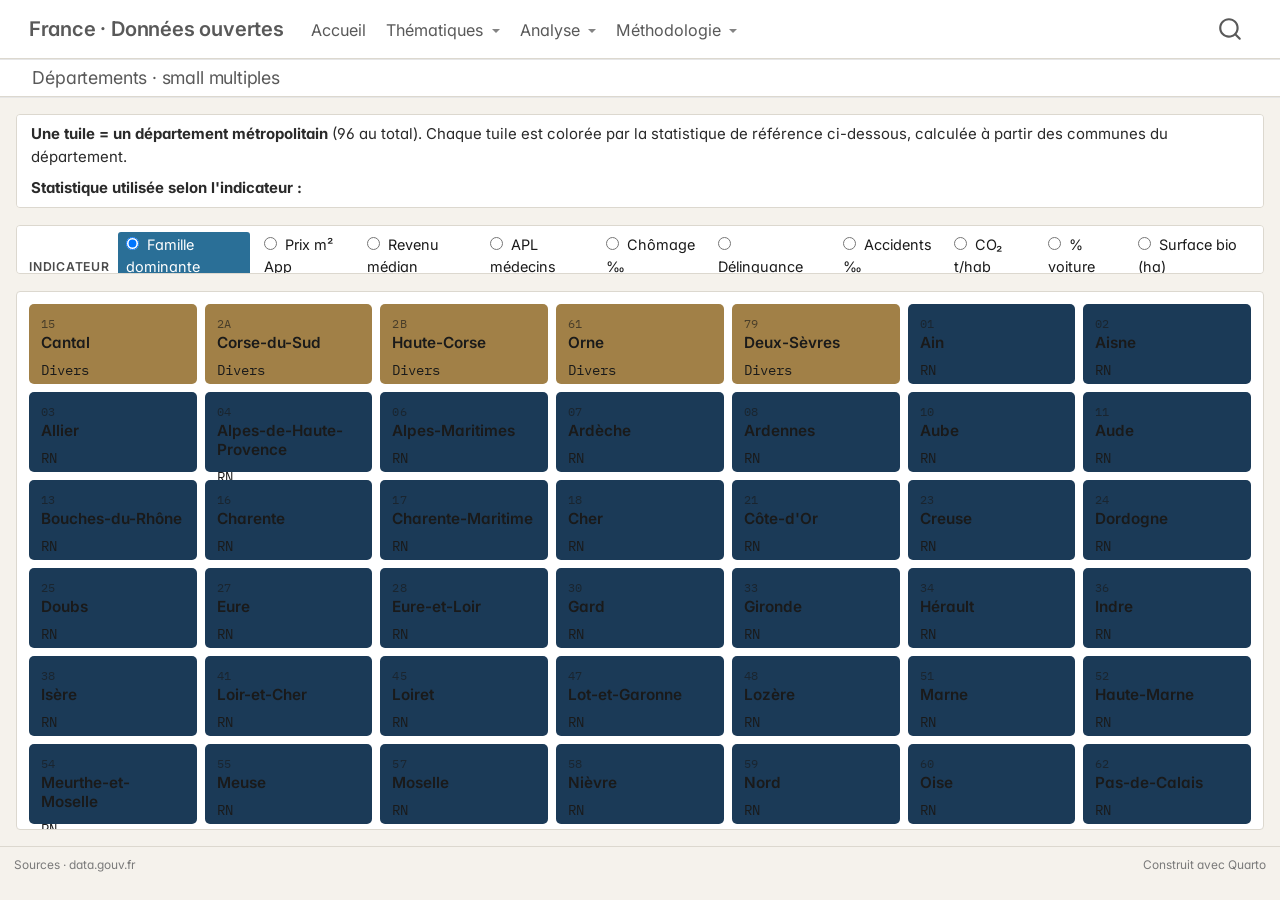
<file: pages/departements.html>
<!DOCTYPE html>
<html xmlns="http://www.w3.org/1999/xhtml" lang="fr" xml:lang="fr"><head>

<meta charset="utf-8">
<meta name="generator" content="quarto-1.9.37">

<meta name="viewport" content="width=device-width, initial-scale=1.0, user-scalable=yes">


<title>Départements · small multiples – France · Données ouvertes</title>
<style>
/* Default styles provided by pandoc.
** See https://pandoc.org/MANUAL.html#variables-for-html for config info.
*/
code{white-space: pre-wrap;}
span.smallcaps{font-variant: small-caps;}
div.columns{display: flex; gap: min(4vw, 1.5em);}
div.column{flex: auto; overflow-x: auto;}
div.hanging-indent{margin-left: 1.5em; text-indent: -1.5em;}
ul.task-list{list-style: none;}
ul.task-list li input[type="checkbox"] {
  width: 0.8em;
  margin: 0 0.8em 0.2em -1em; /* quarto-specific, see https://github.com/quarto-dev/quarto-cli/issues/4556 */ 
  vertical-align: middle;
}
</style>


<script src="../site_libs/quarto-nav/quarto-nav.js"></script>
<script src="../site_libs/clipboard/clipboard.min.js"></script>
<script src="../site_libs/quarto-search/autocomplete.umd.js"></script>
<script src="../site_libs/quarto-search/fuse.min.js"></script>
<script src="../site_libs/quarto-search/quarto-search.js"></script>
<meta name="quarto:offset" content="../">
<script src="../site_libs/quarto-html/quarto.js" type="module"></script>
<script src="../site_libs/quarto-html/tabsets/tabsets.js" type="module"></script>
<script src="../site_libs/quarto-html/popper.min.js"></script>
<script src="../site_libs/quarto-html/tippy.umd.min.js"></script>
<script src="../site_libs/quarto-html/anchor.min.js"></script>
<link href="../site_libs/quarto-html/tippy.css" rel="stylesheet">
<link href="../site_libs/quarto-html/quarto-syntax-highlighting-7075d6c6b08816836a78c08b3fd54c83.css" rel="stylesheet" class="quarto-color-scheme" id="quarto-text-highlighting-styles">
<link href="../site_libs/quarto-html/quarto-syntax-highlighting-dark-f913be5bbebd4b3a878dd8d854ca751d.css" rel="stylesheet" class="quarto-color-scheme quarto-color-alternate" id="quarto-text-highlighting-styles">
<link href="../site_libs/quarto-html/quarto-syntax-highlighting-7075d6c6b08816836a78c08b3fd54c83.css" rel="stylesheet" class="quarto-color-scheme-extra" id="quarto-text-highlighting-styles">
<script src="../site_libs/bootstrap/bootstrap.min.js"></script>
<link href="../site_libs/bootstrap/bootstrap-icons.css" rel="stylesheet">
<link href="../site_libs/bootstrap/bootstrap-5fea4324826e549fcffda79c17499d28.min.css" rel="stylesheet" append-hash="true" class="quarto-color-scheme" id="quarto-bootstrap" data-mode="light">
<link href="../site_libs/bootstrap/bootstrap-dark-5fea4324826e549fcffda79c17499d28.min.css" rel="stylesheet" append-hash="true" class="quarto-color-scheme quarto-color-alternate" id="quarto-bootstrap" data-mode="light">
<link href="../site_libs/bootstrap/bootstrap-5fea4324826e549fcffda79c17499d28.min.css" rel="stylesheet" append-hash="true" class="quarto-color-scheme-extra" id="quarto-bootstrap" data-mode="light">
<script src="../site_libs/quarto-dashboard/quarto-dashboard.js"></script>
<script src="../site_libs/quarto-dashboard/stickythead.js"></script>



<script src="../site_libs/quarto-dashboard/web-components.js" type="module"></script>
<script src="../site_libs/quarto-dashboard/components.js"></script>

<script id="quarto-search-options" type="application/json">{
  "location": "navbar",
  "copy-button": false,
  "collapse-after": 3,
  "panel-placement": "end",
  "type": "overlay",
  "limit": 50,
  "keyboard-shortcut": [
    "f",
    "/",
    "s"
  ],
  "show-item-context": false,
  "language": {
    "search-no-results-text": "Pas de résultats",
    "search-matching-documents-text": "documents trouvés",
    "search-copy-link-title": "Copier le lien vers la recherche",
    "search-hide-matches-text": "Cacher les correspondances additionnelles",
    "search-more-match-text": "correspondance de plus dans ce document",
    "search-more-matches-text": "correspondances de plus dans ce document",
    "search-clear-button-title": "Effacer",
    "search-text-placeholder": "",
    "search-detached-cancel-button-title": "Annuler",
    "search-submit-button-title": "Envoyer",
    "search-label": "Recherche"
  }
}</script>


</head>

<body class="quarto-dashboard nav-fixed dashboard-fill fullcontent quarto-light">


<div id="quarto-search-results"></div>
  <header id="quarto-header" class="headroom fixed-top">
    <nav class="navbar navbar-expand-lg " data-bs-theme="dark">
      <div class="navbar-container container-fluid">
      <div class="navbar-brand-container mx-auto">
    <a class="navbar-brand" href="../index.html">
    <span class="navbar-title">France · Données ouvertes</span>
    </a>
  </div>
            <div id="quarto-search" class="" title="Recherche"></div>
          <button class="navbar-toggler" type="button" data-bs-toggle="collapse" data-bs-target="#navbarCollapse" aria-controls="navbarCollapse" role="menu" aria-expanded="false" aria-label="Basculer la navigation" onclick="if (window.quartoToggleHeadroom) { window.quartoToggleHeadroom(); }">
  <span class="navbar-toggler-icon"></span>
</button>
          <div class="collapse navbar-collapse" id="navbarCollapse">
            <ul class="navbar-nav navbar-nav-scroll me-auto">
  <li class="nav-item">
    <a class="nav-link" href="../index.html"> 
<span class="menu-text">Accueil</span></a>
  </li>  
  <li class="nav-item dropdown ">
    <a class="nav-link dropdown-toggle" href="#" id="nav-menu-thématiques" role="link" data-bs-toggle="dropdown" aria-expanded="false">
 <span class="menu-text">Thématiques</span>
    </a>
    <ul class="dropdown-menu" aria-labelledby="nav-menu-thématiques">    
        <li>
    <a class="dropdown-item" href="../pages/elections.html">
 <span class="dropdown-text">Législatives 2024</span></a>
  </li>  
        <li>
    <a class="dropdown-item" href="../pages/municipales.html">
 <span class="dropdown-text">Municipales 2026</span></a>
  </li>  
        <li>
    <a class="dropdown-item" href="../pages/immobilier.html">
 <span class="dropdown-text">Immobilier</span></a>
  </li>  
        <li>
    <a class="dropdown-item" href="../pages/air.html">
 <span class="dropdown-text">Qualité de l’air</span></a>
  </li>  
        <li>
    <a class="dropdown-item" href="../pages/securite.html">
 <span class="dropdown-text">Sécurité</span></a>
  </li>  
        <li>
    <a class="dropdown-item" href="../pages/finances.html">
 <span class="dropdown-text">Finances</span></a>
  </li>  
        <li>
    <a class="dropdown-item" href="../pages/sante.html">
 <span class="dropdown-text">Santé</span></a>
  </li>  
        <li>
    <a class="dropdown-item" href="../pages/revenus.html">
 <span class="dropdown-text">Revenus</span></a>
  </li>  
        <li>
    <a class="dropdown-item" href="../pages/demographie.html">
 <span class="dropdown-text">Démographie &amp; social</span></a>
  </li>  
        <li>
    <a class="dropdown-item" href="../pages/energie.html">
 <span class="dropdown-text">Énergie · carbone</span></a>
  </li>  
        <li>
    <a class="dropdown-item" href="../pages/mobilite.html">
 <span class="dropdown-text">Mobilité</span></a>
  </li>  
        <li>
    <a class="dropdown-item" href="../pages/agriculture.html">
 <span class="dropdown-text">Agriculture bio</span></a>
  </li>  
    </ul>
  </li>
  <li class="nav-item dropdown ">
    <a class="nav-link dropdown-toggle" href="#" id="nav-menu-analyse" role="link" data-bs-toggle="dropdown" aria-expanded="false">
 <span class="menu-text">Analyse</span>
    </a>
    <ul class="dropdown-menu" aria-labelledby="nav-menu-analyse">    
        <li>
    <a class="dropdown-item" href="../pages/bivariate.html">
 <span class="dropdown-text">Carte bivariée</span></a>
  </li>  
        <li>
    <a class="dropdown-item" href="../pages/explorer.html">
 <span class="dropdown-text">Explorer · corrélations</span></a>
  </li>  
        <li>
    <a class="dropdown-item" href="../pages/profil.html">
 <span class="dropdown-text">Profil commune · radar 8D</span></a>
  </li>  
        <li>
    <a class="dropdown-item" href="../pages/departements.html">
 <span class="dropdown-text">Départements · small multiples</span></a>
  </li>  
    </ul>
  </li>
  <li class="nav-item dropdown ">
    <a class="nav-link dropdown-toggle" href="#" id="nav-menu-méthodologie" role="link" data-bs-toggle="dropdown" aria-expanded="false">
 <span class="menu-text">Méthodologie</span>
    </a>
    <ul class="dropdown-menu" aria-labelledby="nav-menu-méthodologie">    
        <li>
    <a class="dropdown-item" href="../docs/data-sources.html">
 <span class="dropdown-text">Sources de données</span></a>
  </li>  
        <li>
    <a class="dropdown-item" href="../docs/decisions.html">
 <span class="dropdown-text">Décisions méthodologiques</span></a>
  </li>  
        <li>
    <a class="dropdown-item" href="../docs/correlations.html">
 <span class="dropdown-text">Note sur les corrélations</span></a>
  </li>  
    </ul>
  </li>
</ul>
          </div> <!-- /navcollapse -->
            <div class="quarto-navbar-tools">
</div>
      </div> <!-- /container-fluid -->
    </nav>
<header id="quarto-dashboard-header">
<nav class="navbar navbar-expand-md slim" data-bs-theme="dark">
  <div class="navbar-container container-fluid">
    <button class="navbar-toggler hidden" type="button" data-bs-toggle="collapse" data-bs-target="#dashboard-collapse" aria-controls="dashboard-collapse" aria-expanded="false" aria-label="Toggle navigation">
      <span class="navbar-toggler-icon"></span>
    </button>    


    <div class="navbar-brand-container">


      <div class="navbar-title">
        <div class="navbar-title-text"><a href="#">Départements · small multiples</a></div>
        
        
      </div>
    </div>
</div>
</nav>
</header></header>
<!-- content -->
<div id="quarto-content" class="quarto-container page-layout-custom page-navbar quarto-dashboard-content bslib-gap-spacing html-fill-container bslib-page-fill">
<!-- sidebar -->
<!-- margin-sidebar -->
<!-- main -->

<div class="bslib-grid-item html-fill-item bslib-grid" data-layout="fill" style="display: grid; grid-template-rows: minmax(3em, 14fr) minmax(3em, 6fr) minmax(3em, 80fr); grid-auto-columns: minmax(0, 1fr);">
<div class="bslib-grid" style="display: grid; grid-template-columns: minmax(3em, 1fr);
grid-auto-rows: minmax(0, 1fr);">
<div class="card bslib-card html-fill-container" title="Lecture" data-bslib-card-init="" data-require-bs-caller="card()" data-full-screen="false">
<div style="padding:8px 14px;font-size:0.88rem;line-height:1.55;color:#2A2A2A;">
<p style="margin:0 0 8px 0;"><strong>Une tuile = un département métropolitain</strong> (96 au total).
Chaque tuile est colorée par la statistique de référence ci-dessous, calculée à partir
des communes du département.</p>

<p style="margin:0 0 8px 0;"><strong>Statistique utilisée selon l'indicateur :</strong></p>
<ul style="margin:0 0 8px 18px;padding:0;">
  <li><strong>Médiane communale</strong> pour les variables continues à distribution monotone :
  prix m², revenu médian, APL médecins, chômage ‰, CO₂/hab, % voiture.</li>
  <li><strong>Moyenne</strong> pour la <strong>délinquance ‰</strong> et les <strong>accidents BAAC ‰</strong> —
  les distributions sont bimodales (secret stat SSMSI rend nulles ~17 000 communes), donc la
  médiane dégénère à 0 dans 86/96 départements. La moyenne capture la queue urbaine.</li>
  <li><strong>Somme</strong> pour la <strong>surface bio</strong> (échelle départementale plutôt que communale).</li>
  <li><strong>Plurality</strong> (commune-vote majoritaire) pour la <strong>famille politique dominante</strong>.</li>
</ul>

<p style="margin:0;color:#4A4A4A;">Le sélecteur de tri (à droite) permet de basculer entre rang de valeur
(top des départements en queue, ou vice-versa) et tri alphabétique par code. Les codes "ZX",
"ZZ" (Français hors de France) et 97x/98x (DROM) sont exclus.</p>
</div>
<bslib-tooltip placement="auto" bsoptions="[]" data-require-bs-version="5" data-require-bs-caller="tooltip()">
    <template>Expand</template>
    <span class="bslib-full-screen-enter badge rounded-pill">
        <svg xmlns="http://www.w3.org/2000/svg" viewbox="0 0 24 24" style="height:1em;width:1em;" aria-hidden="true" role="img"><path d="M20 5C20 4.4 19.6 4 19 4H13C12.4 4 12 3.6 12 3C12 2.4 12.4 2 13 2H21C21.6 2 22 2.4 22 3V11C22 11.6 21.6 12 21 12C20.4 12 20 11.6 20 11V5ZM4 19C4 19.6 4.4 20 5 20H11C11.6 20 12 20.4 12 21C12 21.6 11.6 22 11 22H3C2.4 22 2 21.6 2 21V13C2 12.4 2.4 12 3 12C3.6 12 4 12.4 4 13V19Z"></path></svg>
    </span>
</bslib-tooltip><script data-bslib-card-init="">bslib.Card.initializeAllCards();</script></div>
</div>
<div class="bslib-grid" style="display: grid; grid-template-columns: minmax(3em, 1fr);
grid-auto-rows: minmax(0, 1fr);">
<div class="card bslib-card html-fill-container" data-bslib-card-init="" data-require-bs-caller="card()" data-full-screen="false">
<div class="dvf-controls" style="padding:6px 12px;">
  <div class="dvf-ctrl-group">
    <span class="dvf-ctrl-label">Indicateur</span>
    <div class="dvf-ctrl-radios" id="dept-radios">
      <label><input type="radio" name="dept-ind" value="famille" checked=""> Famille dominante</label>
      <label><input type="radio" name="dept-ind" value="prix_app"> Prix m² App</label>
      <label><input type="radio" name="dept-ind" value="revenu"> Revenu médian</label>
      <label><input type="radio" name="dept-ind" value="apl"> APL médecins</label>
      <label><input type="radio" name="dept-ind" value="chomage"> Chômage ‰</label>
      <label><input type="radio" name="dept-ind" value="delinq"> Délinquance ‰</label>
      <label><input type="radio" name="dept-ind" value="accidents"> Accidents ‰</label>
      <label><input type="radio" name="dept-ind" value="carbone"> CO₂ t/hab</label>
      <label><input type="radio" name="dept-ind" value="voiture"> % voiture</label>
      <label><input type="radio" name="dept-ind" value="bio"> Surface bio (ha)</label>
    </div>
  </div>
  <div class="dvf-ctrl-group" style="margin-left:auto;">
    <span class="dvf-ctrl-label">Tri</span>
    <select id="dept-sort" class="biv-select" style="font-size:0.85rem;">
      <option value="value-desc" selected="">Valeur ↓</option>
      <option value="value-asc">Valeur ↑</option>
      <option value="code">Code département</option>
    </select>
  </div>
</div>
<bslib-tooltip placement="auto" bsoptions="[]" data-require-bs-version="5" data-require-bs-caller="tooltip()">
    <template>Expand</template>
    <span class="bslib-full-screen-enter badge rounded-pill">
        <svg xmlns="http://www.w3.org/2000/svg" viewbox="0 0 24 24" style="height:1em;width:1em;" aria-hidden="true" role="img"><path d="M20 5C20 4.4 19.6 4 19 4H13C12.4 4 12 3.6 12 3C12 2.4 12.4 2 13 2H21C21.6 2 22 2.4 22 3V11C22 11.6 21.6 12 21 12C20.4 12 20 11.6 20 11V5ZM4 19C4 19.6 4.4 20 5 20H11C11.6 20 12 20.4 12 21C12 21.6 11.6 22 11 22H3C2.4 22 2 21.6 2 21V13C2 12.4 2.4 12 3 12C3.6 12 4 12.4 4 13V19Z"></path></svg>
    </span>
</bslib-tooltip><script data-bslib-card-init="">bslib.Card.initializeAllCards();</script></div>
</div>
<div class="bslib-grid" style="display: grid; grid-template-columns: minmax(3em, 1fr);
grid-auto-rows: minmax(0, 1fr);">
<div class="card bslib-card html-fill-container" title="96 départements métropolitains" data-bslib-card-init="" data-require-bs-caller="card()" data-full-screen="false">
<div id="dept-grid" style="display:grid;grid-template-columns:repeat(auto-fill, minmax(150px, 1fr));gap:8px;padding:12px;width:100%;height:100%;overflow:auto;"></div>
<script>
window.deptRaw = [{"code":"01","nom":"Ain","n":402,"fam":"RN","prix_app":2419,"revenu":24530,"apl":2.29,"chomage":null,"delinq":7.8,"accidents":1.82,"carbone":9,"voiture":87.9,"bio":23439},{"code":"02","nom":"Aisne","n":807,"fam":"RN","prix_app":1329,"revenu":22250,"apl":2.66,"chomage":null,"delinq":2.3,"accidents":3.14,"carbone":7.2,"voiture":87.5,"bio":10800},{"code":"03","nom":"Allier","n":319,"fam":"RN","prix_app":962,"revenu":21415,"apl":2.58,"chomage":null,"delinq":2.4,"accidents":2.66,"carbone":8.83,"voiture":86.4,"bio":23524},{"code":"04","nom":"Alpes-de-Haute-Provence","n":200,"fam":"RN","prix_app":1928,"revenu":21220,"apl":2.2,"chomage":null,"delinq":4.5,"accidents":3.33,"carbone":7.58,"voiture":83,"bio":51591},{"code":"05","nom":"Hautes-Alpes","n":167,"fam":"NFP","prix_app":2597,"revenu":21645,"apl":3.79,"chomage":null,"delinq":5.9,"accidents":3.12,"carbone":7.87,"voiture":82.7,"bio":35988},{"code":"06","nom":"Alpes-Maritimes","n":164,"fam":"RN","prix_app":3891,"revenu":23370,"apl":2.87,"chomage":null,"delinq":11.5,"accidents":2.39,"carbone":9.57,"voiture":81.4,"bio":9208},{"code":"07","nom":"Ardèche","n":338,"fam":"RN","prix_app":1516,"revenu":21215,"apl":2.38,"chomage":85.9,"delinq":3.6,"accidents":2.82,"carbone":8.57,"voiture":86.4,"bio":31049},{"code":"08","nom":"Ardennes","n":455,"fam":"RN","prix_app":943,"revenu":22100,"apl":3.16,"chomage":71.6,"delinq":2.5,"accidents":2.95,"carbone":7.73,"voiture":87.5,"bio":16735},{"code":"09","nom":"Ariège","n":332,"fam":"NFP","prix_app":1422,"revenu":20830,"apl":2.97,"chomage":89.5,"delinq":2.1,"accidents":4.28,"carbone":7.33,"voiture":88.9,"bio":40897},{"code":"10","nom":"Aube","n":431,"fam":"RN","prix_app":1438,"revenu":23220,"apl":2.44,"chomage":70.4,"delinq":3.2,"accidents":3.86,"carbone":8.03,"voiture":88.5,"bio":20799},{"code":"11","nom":"Aude","n":436,"fam":"RN","prix_app":1775,"revenu":20550,"apl":2.61,"chomage":87.7,"delinq":3.6,"accidents":2.66,"carbone":7.67,"voiture":84.8,"bio":66215},{"code":"12","nom":"Aveyron","n":288,"fam":"ENS","prix_app":1410,"revenu":21200,"apl":2.89,"chomage":55.1,"delinq":1.6,"accidents":2.4,"carbone":7.27,"voiture":81.5,"bio":75887},{"code":"13","nom":"Bouches-du-Rhône","n":119,"fam":"RN","prix_app":3503,"revenu":25810,"apl":4,"chomage":73.5,"delinq":30,"accidents":1.09,"carbone":8.33,"voiture":86.1,"bio":48923},{"code":"14","nom":"Calvados","n":554,"fam":"ENS","prix_app":3115,"revenu":23690,"apl":3.42,"chomage":64.3,"delinq":4.2,"accidents":2.75,"carbone":8.23,"voiture":88,"bio":35492},{"code":"15","nom":"Cantal","n":250,"fam":"Divers","prix_app":1083,"revenu":20860,"apl":2.88,"chomage":46.6,"delinq":0.6,"accidents":3.42,"carbone":8.4,"voiture":78.7,"bio":24313},{"code":"16","nom":"Charente","n":377,"fam":"RN","prix_app":1624,"revenu":21550,"apl":2.83,"chomage":78.2,"delinq":3.5,"accidents":2.29,"carbone":7.4,"voiture":88.2,"bio":24473},{"code":"17","nom":"Charente-Maritime","n":469,"fam":"RN","prix_app":3057,"revenu":21910,"apl":3.22,"chomage":null,"delinq":5.3,"accidents":1.87,"carbone":7.43,"voiture":88.2,"bio":19653},{"code":"18","nom":"Cher","n":286,"fam":"RN","prix_app":1074,"revenu":22190,"apl":1.72,"chomage":null,"delinq":3.3,"accidents":2.69,"carbone":7.8,"voiture":87.9,"bio":25970},{"code":"19","nom":"Corrèze","n":285,"fam":"NFP","prix_app":1140,"revenu":21780,"apl":2.68,"chomage":null,"delinq":1.9,"accidents":2.32,"carbone":7.8,"voiture":88.4,"bio":16930},{"code":"21","nom":"Côte-d'Or","n":708,"fam":"RN","prix_app":1944,"revenu":23780,"apl":2.83,"chomage":null,"delinq":2.5,"accidents":4.15,"carbone":9.3,"voiture":86.6,"bio":58658},{"code":"22","nom":"Côtes-d'Armor","n":356,"fam":"ENS","prix_app":2465,"revenu":22090,"apl":2.89,"chomage":null,"delinq":5.9,"accidents":1.29,"carbone":7.07,"voiture":86.3,"bio":44085},{"code":"23","nom":"Creuse","n":258,"fam":"RN","prix_app":777,"revenu":20040,"apl":2.58,"chomage":null,"delinq":1,"accidents":3.6,"carbone":7.27,"voiture":83.3,"bio":22009},{"code":"24","nom":"Dordogne","n":517,"fam":"RN","prix_app":1471,"revenu":21220,"apl":2.69,"chomage":null,"delinq":2.2,"accidents":2.3,"carbone":7.23,"voiture":86.9,"bio":48118},{"code":"25","nom":"Doubs","n":578,"fam":"RN","prix_app":2076,"revenu":24830,"apl":3.39,"chomage":64.1,"delinq":2.9,"accidents":3.51,"carbone":8.57,"voiture":87.8,"bio":15556},{"code":"26","nom":"Drôme","n":366,"fam":"NFP","prix_app":1903,"revenu":22575,"apl":2.85,"chomage":87.8,"delinq":5.3,"accidents":2.2,"carbone":9.1,"voiture":85.7,"bio":60794},{"code":"27","nom":"Eure","n":598,"fam":"RN","prix_app":1747,"revenu":24150,"apl":2.33,"chomage":72.1,"delinq":3.3,"accidents":2.12,"carbone":7.87,"voiture":89.1,"bio":12290},{"code":"28","nom":"Eure-et-Loir","n":374,"fam":"RN","prix_app":2164,"revenu":24290,"apl":2.14,"chomage":64.9,"delinq":4.1,"accidents":2.93,"carbone":8,"voiture":85.7,"bio":13249},{"code":"29","nom":"Finistère","n":280,"fam":"ENS","prix_app":2476,"revenu":22920,"apl":3.7,"chomage":75.5,"delinq":7.4,"accidents":1.04,"carbone":7.37,"voiture":88,"bio":37672},{"code":"2A","nom":"Corse-du-Sud","n":124,"fam":"Divers","prix_app":4198,"revenu":22590,"apl":1.91,"chomage":null,"delinq":3.4,"accidents":3.94,"carbone":9.93,"voiture":87.6,"bio":13272},{"code":"2B","nom":"Haute-Corse","n":237,"fam":"Divers","prix_app":3134,"revenu":21060,"apl":0.33,"chomage":null,"delinq":2.6,"accidents":5,"carbone":9.67,"voiture":87.9,"bio":20881},{"code":"30","nom":"Gard","n":354,"fam":"RN","prix_app":2097,"revenu":22000,"apl":3.08,"chomage":null,"delinq":7.4,"accidents":1.59,"carbone":7.5,"voiture":88,"bio":49388},{"code":"31","nom":"Haute-Garonne","n":590,"fam":"NFP","prix_app":2502,"revenu":23970,"apl":3.36,"chomage":null,"delinq":6.5,"accidents":1.89,"carbone":8.87,"voiture":88.9,"bio":49447},{"code":"32","nom":"Gers","n":469,"fam":"ENS","prix_app":1352,"revenu":21980,"apl":3.18,"chomage":64.9,"delinq":1.1,"accidents":3.41,"carbone":7.2,"voiture":85.7,"bio":110129},{"code":"33","nom":"Gironde","n":540,"fam":"RN","prix_app":3099,"revenu":22495,"apl":3.62,"chomage":86.6,"delinq":9.5,"accidents":1.29,"carbone":7.93,"voiture":88,"bio":41450},{"code":"34","nom":"Hérault","n":343,"fam":"RN","prix_app":3241,"revenu":21755,"apl":3.38,"chomage":97.1,"delinq":13.4,"accidents":1.73,"carbone":7.97,"voiture":85.7,"bio":45883},{"code":"35","nom":"Ille-et-Vilaine","n":339,"fam":"ENS","prix_app":2855,"revenu":22940,"apl":3.18,"chomage":69.7,"delinq":8.2,"accidents":0.91,"carbone":7.4,"voiture":85.7,"bio":48112},{"code":"36","nom":"Indre","n":243,"fam":"RN","prix_app":1073,"revenu":21070,"apl":2.27,"chomage":62.3,"delinq":2.9,"accidents":2.51,"carbone":7.57,"voiture":86.3,"bio":23368},{"code":"37","nom":"Indre-et-Loire","n":276,"fam":"ENS","prix_app":2512,"revenu":22730,"apl":3.38,"chomage":71.4,"delinq":6.4,"accidents":1.49,"carbone":7.87,"voiture":86.8,"bio":21419},{"code":"38","nom":"Isère","n":524,"fam":"RN","prix_app":2549,"revenu":24690,"apl":2.83,"chomage":null,"delinq":11.5,"accidents":1.35,"carbone":9.2,"voiture":86.8,"bio":31775},{"code":"39","nom":"Jura","n":510,"fam":"LR","prix_app":1594,"revenu":23590,"apl":3.25,"chomage":null,"delinq":1.7,"accidents":3.17,"carbone":8.17,"voiture":89.3,"bio":28387},{"code":"40","nom":"Landes","n":329,"fam":"NFP","prix_app":3385,"revenu":22580,"apl":3.47,"chomage":null,"delinq":4.3,"accidents":1.64,"carbone":7.53,"voiture":89.2,"bio":12130},{"code":"41","nom":"Loir-et-Cher","n":272,"fam":"RN","prix_app":1848,"revenu":22980,"apl":2.21,"chomage":67.9,"delinq":4.9,"accidents":1.93,"carbone":7.6,"voiture":87.3,"bio":13148},{"code":"42","nom":"Loire","n":329,"fam":"LR","prix_app":1690,"revenu":22845,"apl":2.79,"chomage":63.8,"delinq":5.9,"accidents":1.38,"carbone":9,"voiture":88.1,"bio":26430},{"code":"43","nom":"Haute-Loire","n":258,"fam":"LR","prix_app":1415,"revenu":21250,"apl":2.53,"chomage":66.9,"delinq":2,"accidents":2.14,"carbone":8.67,"voiture":84.6,"bio":31897},{"code":"44","nom":"Loire-Atlantique","n":211,"fam":"ENS","prix_app":3185,"revenu":23300,"apl":3.05,"chomage":73,"delinq":15.2,"accidents":0.56,"carbone":7.93,"voiture":86.9,"bio":89421},{"code":"45","nom":"Loiret","n":327,"fam":"RN","prix_app":1774,"revenu":23930,"apl":1.79,"chomage":68.5,"delinq":6.2,"accidents":1.63,"carbone":8,"voiture":87.4,"bio":12061},{"code":"46","nom":"Lot","n":319,"fam":"NFP","prix_app":1340,"revenu":21830,"apl":2.72,"chomage":78.4,"delinq":1.3,"accidents":2.6,"carbone":7.13,"voiture":86.6,"bio":32257},{"code":"47","nom":"Lot-et-Garonne","n":320,"fam":"RN","prix_app":1335,"revenu":21260,"apl":2.56,"chomage":77.8,"delinq":3,"accidents":2.1,"carbone":7.53,"voiture":86.8,"bio":37852},{"code":"48","nom":"Lozère","n":159,"fam":"RN","prix_app":1362,"revenu":20480,"apl":1.97,"chomage":null,"delinq":1.2,"accidents":4.2,"carbone":7.27,"voiture":77.4,"bio":47716},{"code":"49","nom":"Maine-et-Loire","n":199,"fam":"ENS","prix_app":2150,"revenu":22280,"apl":3.24,"chomage":null,"delinq":10.1,"accidents":0.84,"carbone":7.75,"voiture":86.1,"bio":85678},{"code":"50","nom":"Manche","n":468,"fam":"ENS","prix_app":2139,"revenu":22060,"apl":2.65,"chomage":null,"delinq":5.3,"accidents":2.62,"carbone":7.87,"voiture":87.5,"bio":42244},{"code":"51","nom":"Marne","n":614,"fam":"RN","prix_app":1875,"revenu":24920,"apl":2.87,"chomage":null,"delinq":3.2,"accidents":3.99,"carbone":8.07,"voiture":87.5,"bio":16395},{"code":"52","nom":"Haute-Marne","n":428,"fam":"RN","prix_app":1027,"revenu":21870,"apl":2.52,"chomage":68.5,"delinq":3.2,"accidents":4.65,"carbone":7.65,"voiture":88.6,"bio":29652},{"code":"53","nom":"Mayenne","n":249,"fam":"ENS","prix_app":1793,"revenu":21800,"apl":2.46,"chomage":59.5,"delinq":2.8,"accidents":1.53,"carbone":7.67,"voiture":84.4,"bio":35618},{"code":"54","nom":"Meurthe-et-Moselle","n":592,"fam":"RN","prix_app":1564,"revenu":24140,"apl":2.98,"chomage":58,"delinq":4.4,"accidents":2.48,"carbone":8.27,"voiture":89.3,"bio":27165},{"code":"55","nom":"Meuse","n":496,"fam":"RN","prix_app":1004,"revenu":22430,"apl":3.12,"chomage":57.9,"delinq":1.5,"accidents":5.07,"carbone":7.43,"voiture":88.8,"bio":21588},{"code":"56","nom":"Morbihan","n":256,"fam":"ENS","prix_app":3452,"revenu":22460,"apl":3.3,"chomage":79,"delinq":10.3,"accidents":0.9,"carbone":7.2,"voiture":88.2,"bio":41369},{"code":"57","nom":"Moselle","n":728,"fam":"RN","prix_app":null,"revenu":24105,"apl":3.07,"chomage":60.1,"delinq":4.1,"accidents":1.43,"carbone":8,"voiture":89.7,"bio":28802},{"code":"58","nom":"Nièvre","n":310,"fam":"RN","prix_app":841,"revenu":21175,"apl":2.21,"chomage":61.4,"delinq":1.9,"accidents":3.71,"carbone":8.03,"voiture":83.3,"bio":27812},{"code":"59","nom":"Nord","n":648,"fam":"RN","prix_app":2332,"revenu":23030,"apl":3.64,"chomage":76.3,"delinq":12.6,"accidents":1.03,"carbone":7.73,"voiture":86.2,"bio":14457},{"code":"60","nom":"Oise","n":691,"fam":"RN","prix_app":2264,"revenu":24590,"apl":2.71,"chomage":70.9,"delinq":4.5,"accidents":2.37,"carbone":7.33,"voiture":86.3,"bio":15312},{"code":"61","nom":"Orne","n":395,"fam":"Divers","prix_app":1137,"revenu":22100,"apl":2.67,"chomage":67.5,"delinq":2.7,"accidents":3.14,"carbone":7.87,"voiture":85.7,"bio":37817},{"code":"62","nom":"Pas-de-Calais","n":893,"fam":"RN","prix_app":1880,"revenu":22150,"apl":3.3,"chomage":68.8,"delinq":5.8,"accidents":1.81,"carbone":7.73,"voiture":87.9,"bio":9329},{"code":"63","nom":"Puy-de-Dôme","n":470,"fam":"NFP","prix_app":1920,"revenu":22315,"apl":3.01,"chomage":69.8,"delinq":3.5,"accidents":2.6,"carbone":9.13,"voiture":86.9,"bio":29080},{"code":"64","nom":"Pyrénées-Atlantiques","n":548,"fam":"NFP","prix_app":3371,"revenu":22830,"apl":3.4,"chomage":64.6,"delinq":2.2,"accidents":2.38,"carbone":7.97,"voiture":87.5,"bio":17798},{"code":"65","nom":"Hautes-Pyrénées","n":471,"fam":"NFP","prix_app":2252,"revenu":22315,"apl":2.98,"chomage":72,"delinq":1.8,"accidents":5.21,"carbone":7.83,"voiture":90.6,"bio":10773},{"code":"66","nom":"Pyrénées-Orientales","n":229,"fam":"RN","prix_app":2475,"revenu":21260,"apl":2.88,"chomage":104.5,"delinq":10.8,"accidents":3.35,"carbone":7.8,"voiture":85.2,"bio":23538},{"code":"67","nom":"Bas-Rhin","n":516,"fam":"ENS","prix_app":null,"revenu":25780,"apl":3.8,"chomage":57.2,"delinq":4.6,"accidents":1.23,"carbone":7.87,"voiture":85,"bio":22674},{"code":"68","nom":"Haut-Rhin","n":367,"fam":"ENS","prix_app":null,"revenu":27405,"apl":2.91,"chomage":60.9,"delinq":5,"accidents":1.41,"carbone":7.8,"voiture":87.9,"bio":13253},{"code":"69","nom":"Rhône","n":271,"fam":"ENS","prix_app":3140,"revenu":25620,"apl":3.02,"chomage":55.9,"delinq":17.4,"accidents":1.16,"carbone":9.83,"voiture":83.4,"bio":20934},{"code":"70","nom":"Haute-Saône","n":541,"fam":"RN","prix_app":1000,"revenu":22260,"apl":3.31,"chomage":66.7,"delinq":1.4,"accidents":3.14,"carbone":7.8,"voiture":90,"bio":31365},{"code":"71","nom":"Saône-et-Loire","n":571,"fam":"RN","prix_app":1224,"revenu":22760,"apl":2.41,"chomage":69.3,"delinq":3.9,"accidents":2.39,"carbone":8.07,"voiture":87.5,"bio":24413},{"code":"72","nom":"Sarthe","n":363,"fam":"RN","prix_app":1393,"revenu":22260,"apl":2.43,"chomage":75.7,"delinq":5.2,"accidents":1.64,"carbone":7.87,"voiture":87.5,"bio":21766},{"code":"73","nom":"Savoie","n":282,"fam":"LR","prix_app":3532,"revenu":24475,"apl":3.22,"chomage":70.1,"delinq":11.1,"accidents":1.61,"carbone":9.2,"voiture":85.7,"bio":6181},{"code":"74","nom":"Haute-Savoie","n":282,"fam":"ENS","prix_app":4180,"revenu":29860,"apl":2.64,"chomage":66.2,"delinq":11.8,"accidents":1.28,"carbone":9.33,"voiture":88.2,"bio":8504},{"code":"75","nom":"Paris","n":1,"fam":"ENS","prix_app":null,"revenu":null,"apl":null,"chomage":null,"delinq":81.7,"accidents":null,"carbone":8.5,"voiture":10.6,"bio":214},{"code":"76","nom":"Seine-Maritime","n":711,"fam":"RN","prix_app":1947,"revenu":23390,"apl":3.35,"chomage":63.9,"delinq":4.2,"accidents":2.13,"carbone":8.33,"voiture":88.2,"bio":11510},{"code":"77","nom":"Seine-et-Marne","n":511,"fam":"RN","prix_app":3217,"revenu":26040,"apl":2.08,"chomage":62.5,"delinq":10.5,"accidents":1.95,"carbone":9.33,"voiture":77.4,"bio":20281},{"code":"78","nom":"Yvelines","n":262,"fam":"ENS","prix_app":3684,"revenu":29830,"apl":2.33,"chomage":55.5,"delinq":11.8,"accidents":1.29,"carbone":9.8,"voiture":74.7,"bio":8457},{"code":"79","nom":"Deux-Sèvres","n":273,"fam":"Divers","prix_app":1165,"revenu":21620,"apl":2.56,"chomage":67.3,"delinq":4,"accidents":1.52,"carbone":7.47,"voiture":86.7,"bio":46790},{"code":"80","nom":"Somme","n":780,"fam":"RN","prix_app":2423,"revenu":22310,"apl":3.61,"chomage":81.5,"delinq":3,"accidents":3.1,"carbone":7.27,"voiture":87.7,"bio":7437},{"code":"81","nom":"Tarn","n":316,"fam":"RN","prix_app":1646,"revenu":21950,"apl":2.86,"chomage":75.3,"delinq":2.6,"accidents":2.06,"carbone":7.47,"voiture":86.6,"bio":33641},{"code":"82","nom":"Tarn-et-Garonne","n":196,"fam":"RN","prix_app":1641,"revenu":21565,"apl":2.93,"chomage":85.3,"delinq":3.5,"accidents":1.8,"carbone":7.28,"voiture":87.8,"bio":25947},{"code":"83","nom":"Var","n":153,"fam":"RN","prix_app":2914,"revenu":23225,"apl":3.05,"chomage":87.2,"delinq":22,"accidents":2.07,"carbone":7.8,"voiture":84.9,"bio":27116},{"code":"84","nom":"Vaucluse","n":152,"fam":"RN","prix_app":2399,"revenu":23045,"apl":3.05,"chomage":91.4,"delinq":12.1,"accidents":2.11,"carbone":7.73,"voiture":87,"bio":38953},{"code":"85","nom":"Vendée","n":273,"fam":"ENS","prix_app":3424,"revenu":22320,"apl":2.58,"chomage":79.1,"delinq":7,"accidents":0.95,"carbone":7.6,"voiture":88.7,"bio":58871},{"code":"86","nom":"Vienne","n":269,"fam":"ENS","prix_app":1982,"revenu":21520,"apl":3.27,"chomage":70.5,"delinq":4.6,"accidents":1.72,"carbone":7.73,"voiture":87.8,"bio":40223},{"code":"87","nom":"Haute-Vienne","n":197,"fam":"RN","prix_app":1444,"revenu":21310,"apl":3.04,"chomage":63.4,"delinq":3.7,"accidents":2.15,"carbone":7.83,"voiture":87,"bio":29231},{"code":"88","nom":"Vosges","n":509,"fam":"RN","prix_app":1221,"revenu":22200,"apl":3.1,"chomage":71.7,"delinq":3.7,"accidents":3.33,"carbone":7.4,"voiture":88.7,"bio":26038},{"code":"89","nom":"Yonne","n":427,"fam":"RN","prix_app":1216,"revenu":22760,"apl":2.26,"chomage":null,"delinq":3.3,"accidents":3.41,"carbone":7.87,"voiture":85.6,"bio":56605},{"code":"90","nom":"Territoire de Belfort","n":102,"fam":"RN","prix_app":1287,"revenu":25835,"apl":3.01,"chomage":null,"delinq":4.7,"accidents":2.1,"carbone":8.33,"voiture":90,"bio":1114},{"code":"91","nom":"Essonne","n":196,"fam":"RN","prix_app":3164,"revenu":28045,"apl":2.37,"chomage":null,"delinq":17.6,"accidents":1.43,"carbone":9.58,"voiture":76.8,"bio":11661},{"code":"92","nom":"Hauts-de-Seine","n":36,"fam":"ENS","prix_app":5778,"revenu":31905,"apl":3.05,"chomage":null,"delinq":36.3,"accidents":1.95,"carbone":9.1,"voiture":32.7,"bio":293},{"code":"93","nom":"Seine-Saint-Denis","n":41,"fam":"NFP","prix_app":3407,"revenu":19060,"apl":3.16,"chomage":null,"delinq":49.9,"accidents":1.54,"carbone":8.3,"voiture":37.3,"bio":61},{"code":"94","nom":"Val-de-Marne","n":48,"fam":"NFP","prix_app":3756,"revenu":24990,"apl":3.49,"chomage":null,"delinq":38.7,"accidents":1.48,"carbone":8.77,"voiture":43.2,"bio":89},{"code":"95","nom":"Val-d'Oise","n":184,"fam":"RN","prix_app":3293,"revenu":27745,"apl":2.28,"chomage":null,"delinq":22.7,"accidents":3.36,"carbone":9.67,"voiture":72.7,"bio":907}];
window.deptFamColors = {'NFP':'#C73659','ENS':'#E6B800','RN':'#1B3A57','LR':'#4A90D9','Divers':'#A18047'};
window.deptPalettes = {
  prix_app: ['#F5F2EC','#D9C896','#C0A05A','#92722A','#5E4615'],
  revenu:   ['#F5F2EC','#C9D4B0','#94B091','#5E876E','#2F5145'],
  apl:      ['#7A2424','#D49687','#F5F2EC','#94B091','#2F5145'],
  chomage:  ['#F5F2EC','#E8C3B0','#D49687','#B85F5E','#7A2424'],
  delinq:   ['#F5F2EC','#E8C3B0','#D49687','#B85F5E','#7A2424'],
  accidents:['#F5F2EC','#E8C3B0','#D49687','#B85F5E','#7A2424'],
  carbone:  ['#F5F2EC','#DDD8B3','#B8AE6E','#7E743E','#42391A'],
  voiture:  ['#F5F2EC','#C6DCD0','#85B2A1','#4A8071','#1F4F40'],
  bio:      ['#F5F2EC','#D9E0B4','#A8B870','#7A8740','#3D4A1F']
};
window.deptRender = function() {
  var indSel = document.querySelector('input[name=dept-ind]:checked');
  var sortSel = document.getElementById('dept-sort');
  var grid = document.getElementById('dept-grid');
  if (!indSel || !sortSel || !grid) return;
  var ind  = indSel.value;
  var sort = sortSel.value;
  var data = window.deptRaw.slice();
  if (ind !== 'famille') {
    var vals = data.map(function(d){return d[ind];}).filter(function(v){return v != null;}).sort(function(a,b){return a-b;});
    var n = vals.length;
    var brk = [0,0.2,0.4,0.6,0.8,1.0].map(function(p){ return vals[Math.min(n-1, Math.floor(p*(n-1)))]; });
    var pal = window.deptPalettes[ind];
    data.forEach(function(d){
      var v = d[ind];
      d._color = v == null ? '#E8E4DC' : (function(){ for (var i=1;i<5;i++){ if (v < brk[i]) return pal[i-1]; } return pal[4]; })();
      d._sortKey = v == null ? -Infinity : v;
    });
  } else {
    data.forEach(function(d){
      d._color = window.deptFamColors[d.fam] || '#E8E4DC';
      d._sortKey = ({NFP:1, ENS:2, LR:3, RN:4, Divers:5}[d.fam]) || 99;
    });
  }
  if (sort === 'value-desc') data.sort(function(a,b){return b._sortKey - a._sortKey;});
  else if (sort === 'value-asc') data.sort(function(a,b){return a._sortKey - b._sortKey;});
  else data.sort(function(a,b){return a.code.localeCompare(b.code);});
  var fmt = function(v){ if (v == null) return '—'; return Number(v).toLocaleString('fr-FR',{maximumFractionDigits:2}); };
  grid.innerHTML = data.map(function(d){
    var sub = ind === 'famille' ? (d.fam || '—') : fmt(d[ind]);
    return '<div class="dept-tile" style="background:' + d._color + ';padding:10px 12px;border-radius:5px;cursor:default;color:#1A1A1A;min-height:80px;display:flex;flex-direction:column;justify-content:space-between;">' +
      '<div>' +
        '<div style="font-family:IBM Plex Mono,monospace;font-size:0.72rem;opacity:0.65;letter-spacing:0.02em;">' + d.code + '</div>' +
        '<div style="font-size:0.9rem;font-weight:600;margin-top:2px;line-height:1.22;">' + d.nom + '</div>' +
      '</div>' +
      '<div style="font-family:IBM Plex Mono,monospace;font-size:0.85rem;margin-top:6px;">' + sub + '</div>' +
      '</div>';
  }).join('');
};
if (document.readyState === 'complete') { setTimeout(window.deptRender, 200); }
else { window.addEventListener('load', function(){ setTimeout(window.deptRender, 200); }); }
document.addEventListener('change', function(e){ if (e.target && (e.target.name === 'dept-ind' || e.target.id === 'dept-sort')) window.deptRender(); });
</script>
<bslib-tooltip placement="auto" bsoptions="[]" data-require-bs-version="5" data-require-bs-caller="tooltip()">
    <template>Expand</template>
    <span class="bslib-full-screen-enter badge rounded-pill">
        <svg xmlns="http://www.w3.org/2000/svg" viewbox="0 0 24 24" style="height:1em;width:1em;" aria-hidden="true" role="img"><path d="M20 5C20 4.4 19.6 4 19 4H13C12.4 4 12 3.6 12 3C12 2.4 12.4 2 13 2H21C21.6 2 22 2.4 22 3V11C22 11.6 21.6 12 21 12C20.4 12 20 11.6 20 11V5ZM4 19C4 19.6 4.4 20 5 20H11C11.6 20 12 20.4 12 21C12 21.6 11.6 22 11 22H3C2.4 22 2 21.6 2 21V13C2 12.4 2.4 12 3 12C3.6 12 4 12.4 4 13V19Z"></path></svg>
    </span>
</bslib-tooltip><script data-bslib-card-init="">bslib.Card.initializeAllCards();</script></div><div id="3ade8a4a-fb1d-4a6c-8409-ac45482d5fc9" class="hidden">

</div>
</div>
</div>


<script id="quarto-html-after-body" type="application/javascript">
  window.document.addEventListener("DOMContentLoaded", function (event) {
    const icon = "";
    const anchorJS = new window.AnchorJS();
    anchorJS.options = {
      placement: 'right',
      icon: icon
    };
    anchorJS.add('.anchored');
    const isCodeAnnotation = (el) => {
      for (const clz of el.classList) {
        if (clz.startsWith('code-annotation-')) {                     
          return true;
        }
      }
      return false;
    }
    const onCopySuccess = function(e) {
      // button target
      const button = e.trigger;
      // don't keep focus
      button.blur();
      // flash "checked"
      button.classList.add('code-copy-button-checked');
      var currentTitle = button.getAttribute("title");
      button.setAttribute("title", "Copié");
      let tooltip;
      if (window.bootstrap) {
        button.setAttribute("data-bs-toggle", "tooltip");
        button.setAttribute("data-bs-placement", "left");
        button.setAttribute("data-bs-title", "Copié");
        tooltip = new bootstrap.Tooltip(button, 
          { trigger: "manual", 
            customClass: "code-copy-button-tooltip",
            offset: [0, -8]});
        tooltip.show();    
      }
      setTimeout(function() {
        if (tooltip) {
          tooltip.hide();
          button.removeAttribute("data-bs-title");
          button.removeAttribute("data-bs-toggle");
          button.removeAttribute("data-bs-placement");
        }
        button.setAttribute("title", currentTitle);
        button.classList.remove('code-copy-button-checked');
      }, 1000);
      // clear code selection
      e.clearSelection();
    }
    const getTextToCopy = function(trigger) {
      const outerScaffold = trigger.parentElement.cloneNode(true);
      const codeEl = outerScaffold.querySelector('code');
      for (const childEl of codeEl.children) {
        if (isCodeAnnotation(childEl)) {
          childEl.remove();
        }
      }
      return codeEl.innerText;
    }
    const clipboard = new window.ClipboardJS('.code-copy-button:not([data-in-quarto-modal])', {
      text: getTextToCopy
    });
    clipboard.on('success', onCopySuccess);
    if (window.document.getElementById('quarto-embedded-source-code-modal')) {
      const clipboardModal = new window.ClipboardJS('.code-copy-button[data-in-quarto-modal]', {
        text: getTextToCopy,
        container: window.document.getElementById('quarto-embedded-source-code-modal')
      });
      clipboardModal.on('success', onCopySuccess);
    }
      var localhostRegex = new RegExp(/^(?:http|https):\/\/localhost\:?[0-9]*\//);
      var mailtoRegex = new RegExp(/^mailto:/);
        var filterRegex = new RegExp("https:\/\/PierreBeaucoral\.github\.io\/dashboard-france-ouvert\/");
      var isInternal = (href) => {
          return filterRegex.test(href) || localhostRegex.test(href) || mailtoRegex.test(href);
      }
      // Inspect non-navigation links and adorn them if external
     var links = window.document.querySelectorAll('a[href]:not(.nav-link):not(.navbar-brand):not(.toc-action):not(.sidebar-link):not(.sidebar-item-toggle):not(.pagination-link):not(.no-external):not([aria-hidden]):not(.dropdown-item):not(.quarto-navigation-tool):not(.about-link)');
      for (var i=0; i<links.length; i++) {
        const link = links[i];
        if (!isInternal(link.href)) {
          // undo the damage that might have been done by quarto-nav.js in the case of
          // links that we want to consider external
          if (link.dataset.originalHref !== undefined) {
            link.href = link.dataset.originalHref;
          }
        }
      }
    function tippyHover(el, contentFn, onTriggerFn, onUntriggerFn) {
      const config = {
        allowHTML: true,
        maxWidth: 500,
        delay: 100,
        arrow: false,
        appendTo: function(el) {
            return el.parentElement;
        },
        interactive: true,
        interactiveBorder: 10,
        theme: 'quarto',
        placement: 'bottom-start',
      };
      if (contentFn) {
        config.content = contentFn;
      }
      if (onTriggerFn) {
        config.onTrigger = onTriggerFn;
      }
      if (onUntriggerFn) {
        config.onUntrigger = onUntriggerFn;
      }
      window.tippy(el, config); 
    }
    const noterefs = window.document.querySelectorAll('a[role="doc-noteref"]');
    for (var i=0; i<noterefs.length; i++) {
      const ref = noterefs[i];
      tippyHover(ref, function() {
        // use id or data attribute instead here
        let href = ref.getAttribute('data-footnote-href') || ref.getAttribute('href');
        try { href = new URL(href).hash; } catch {}
        const id = href.replace(/^#\/?/, "");
        const note = window.document.getElementById(id);
        if (note) {
          return note.innerHTML;
        } else {
          return "";
        }
      });
    }
    const xrefs = window.document.querySelectorAll('a.quarto-xref');
    const processXRef = (id, note) => {
      // Strip column container classes
      const stripColumnClz = (el) => {
        el.classList.remove("page-full", "page-columns");
        if (el.children) {
          for (const child of el.children) {
            stripColumnClz(child);
          }
        }
      }
      stripColumnClz(note)
      if (id === null || id.startsWith('sec-')) {
        // Special case sections, only their first couple elements
        const container = document.createElement("div");
        if (note.children && note.children.length > 2) {
          container.appendChild(note.children[0].cloneNode(true));
          for (let i = 1; i < note.children.length; i++) {
            const child = note.children[i];
            if (child.tagName === "P" && child.innerText === "") {
              continue;
            } else {
              container.appendChild(child.cloneNode(true));
              break;
            }
          }
          if (window.Quarto?.typesetMath) {
            window.Quarto.typesetMath(container);
          }
          return container.innerHTML
        } else {
          if (window.Quarto?.typesetMath) {
            window.Quarto.typesetMath(note);
          }
          return note.innerHTML;
        }
      } else {
        // Remove any anchor links if they are present
        const anchorLink = note.querySelector('a.anchorjs-link');
        if (anchorLink) {
          anchorLink.remove();
        }
        if (window.Quarto?.typesetMath) {
          window.Quarto.typesetMath(note);
        }
        if (note.classList.contains("callout")) {
          return note.outerHTML;
        } else {
          return note.innerHTML;
        }
      }
    }
    for (var i=0; i<xrefs.length; i++) {
      const xref = xrefs[i];
      tippyHover(xref, undefined, function(instance) {
        instance.disable();
        let url = xref.getAttribute('href');
        let hash = undefined; 
        if (url.startsWith('#')) {
          hash = url;
        } else {
          try { hash = new URL(url).hash; } catch {}
        }
        if (hash) {
          const id = hash.replace(/^#\/?/, "");
          const note = window.document.getElementById(id);
          if (note !== null) {
            try {
              const html = processXRef(id, note.cloneNode(true));
              instance.setContent(html);
            } finally {
              instance.enable();
              instance.show();
            }
          } else {
            // See if we can fetch this
            fetch(url.split('#')[0])
            .then(res => res.text())
            .then(html => {
              const parser = new DOMParser();
              const htmlDoc = parser.parseFromString(html, "text/html");
              const note = htmlDoc.getElementById(id);
              if (note !== null) {
                const html = processXRef(id, note);
                instance.setContent(html);
              } 
            }).finally(() => {
              instance.enable();
              instance.show();
            });
          }
        } else {
          // See if we can fetch a full url (with no hash to target)
          // This is a special case and we should probably do some content thinning / targeting
          fetch(url)
          .then(res => res.text())
          .then(html => {
            const parser = new DOMParser();
            const htmlDoc = parser.parseFromString(html, "text/html");
            const note = htmlDoc.querySelector('main.content');
            if (note !== null) {
              // This should only happen for chapter cross references
              // (since there is no id in the URL)
              // remove the first header
              if (note.children.length > 0 && note.children[0].tagName === "HEADER") {
                note.children[0].remove();
              }
              const html = processXRef(null, note);
              instance.setContent(html);
            } 
          }).finally(() => {
            instance.enable();
            instance.show();
          });
        }
      }, function(instance) {
      });
    }
        let selectedAnnoteEl;
        const selectorForAnnotation = ( cell, annotation) => {
          let cellAttr = 'data-code-cell="' + cell + '"';
          let lineAttr = 'data-code-annotation="' +  annotation + '"';
          const selector = 'span[' + cellAttr + '][' + lineAttr + ']';
          return selector;
        }
        const selectCodeLines = (annoteEl) => {
          const doc = window.document;
          const targetCell = annoteEl.getAttribute("data-target-cell");
          const targetAnnotation = annoteEl.getAttribute("data-target-annotation");
          const annoteSpan = window.document.querySelector(selectorForAnnotation(targetCell, targetAnnotation));
          const lines = annoteSpan.getAttribute("data-code-lines").split(",");
          const lineIds = lines.map((line) => {
            return targetCell + "-" + line;
          })
          let top = null;
          let height = null;
          let parent = null;
          if (lineIds.length > 0) {
              //compute the position of the single el (top and bottom and make a div)
              const el = window.document.getElementById(lineIds[0]);
              top = el.offsetTop;
              height = el.offsetHeight;
              parent = el.parentElement.parentElement;
            if (lineIds.length > 1) {
              const lastEl = window.document.getElementById(lineIds[lineIds.length - 1]);
              const bottom = lastEl.offsetTop + lastEl.offsetHeight;
              height = bottom - top;
            }
            if (top !== null && height !== null && parent !== null) {
              // cook up a div (if necessary) and position it 
              let div = window.document.getElementById("code-annotation-line-highlight");
              if (div === null) {
                div = window.document.createElement("div");
                div.setAttribute("id", "code-annotation-line-highlight");
                div.style.position = 'absolute';
                parent.appendChild(div);
              }
              div.style.top = top - 2 + "px";
              div.style.height = height + 4 + "px";
              div.style.left = 0;
              let gutterDiv = window.document.getElementById("code-annotation-line-highlight-gutter");
              if (gutterDiv === null) {
                gutterDiv = window.document.createElement("div");
                gutterDiv.setAttribute("id", "code-annotation-line-highlight-gutter");
                gutterDiv.style.position = 'absolute';
                const codeCell = window.document.getElementById(targetCell);
                const gutter = codeCell.querySelector('.code-annotation-gutter');
                gutter.appendChild(gutterDiv);
              }
              gutterDiv.style.top = top - 2 + "px";
              gutterDiv.style.height = height + 4 + "px";
            }
            selectedAnnoteEl = annoteEl;
          }
        };
        const unselectCodeLines = () => {
          const elementsIds = ["code-annotation-line-highlight", "code-annotation-line-highlight-gutter"];
          elementsIds.forEach((elId) => {
            const div = window.document.getElementById(elId);
            if (div) {
              div.remove();
            }
          });
          selectedAnnoteEl = undefined;
        };
          // Handle positioning of the toggle
      window.addEventListener(
        "resize",
        throttle(() => {
          elRect = undefined;
          if (selectedAnnoteEl) {
            selectCodeLines(selectedAnnoteEl);
          }
        }, 10)
      );
      function throttle(fn, ms) {
      let throttle = false;
      let timer;
        return (...args) => {
          if(!throttle) { // first call gets through
              fn.apply(this, args);
              throttle = true;
          } else { // all the others get throttled
              if(timer) clearTimeout(timer); // cancel #2
              timer = setTimeout(() => {
                fn.apply(this, args);
                timer = throttle = false;
              }, ms);
          }
        };
      }
        // Attach click handler to the DT
        const annoteDls = window.document.querySelectorAll('dt[data-target-cell]');
        for (const annoteDlNode of annoteDls) {
          annoteDlNode.addEventListener('click', (event) => {
            const clickedEl = event.target;
            if (clickedEl !== selectedAnnoteEl) {
              unselectCodeLines();
              const activeEl = window.document.querySelector('dt[data-target-cell].code-annotation-active');
              if (activeEl) {
                activeEl.classList.remove('code-annotation-active');
              }
              selectCodeLines(clickedEl);
              clickedEl.classList.add('code-annotation-active');
            } else {
              // Unselect the line
              unselectCodeLines();
              clickedEl.classList.remove('code-annotation-active');
            }
          });
        }
    const findCites = (el) => {
      const parentEl = el.parentElement;
      if (parentEl) {
        const cites = parentEl.dataset.cites;
        if (cites) {
          return {
            el,
            cites: cites.split(' ')
          };
        } else {
          return findCites(el.parentElement)
        }
      } else {
        return undefined;
      }
    };
    var bibliorefs = window.document.querySelectorAll('a[role="doc-biblioref"]');
    for (var i=0; i<bibliorefs.length; i++) {
      const ref = bibliorefs[i];
      const citeInfo = findCites(ref);
      if (citeInfo) {
        tippyHover(citeInfo.el, function() {
          var popup = window.document.createElement('div');
          citeInfo.cites.forEach(function(cite) {
            var citeDiv = window.document.createElement('div');
            citeDiv.classList.add('hanging-indent');
            citeDiv.classList.add('csl-entry');
            var biblioDiv = window.document.getElementById('ref-' + cite);
            if (biblioDiv) {
              citeDiv.innerHTML = biblioDiv.innerHTML;
            }
            popup.appendChild(citeDiv);
          });
          return popup.innerHTML;
        });
      }
    }
  });
  </script>
</div> <!-- /content -->
<footer class="footer">
  <div class="nav-footer">
    <div class="nav-footer-left">
<p>Sources · data.gouv.fr</p>
</div>   
    <div class="nav-footer-center">
      &nbsp;
    </div>
    <div class="nav-footer-right">
<p>Construit avec Quarto</p>
</div>
  </div>
</footer>

<script type="application/javascript">
window.document.addEventListener("DOMContentLoaded", function (_event) {
  if (window.bslib.Card) {
    window.bslib.Card.initializeAllCards();
  }
}); 
</script>
  



</body></html>
</file>
<file: site_libs/quarto-html/tippy.css>
.tippy-box[data-animation=fade][data-state=hidden]{opacity:0}[data-tippy-root]{max-width:calc(100vw - 10px)}.tippy-box{position:relative;background-color:#333;color:#fff;border-radius:4px;font-size:14px;line-height:1.4;white-space:normal;outline:0;transition-property:transform,visibility,opacity}.tippy-box[data-placement^=top]>.tippy-arrow{bottom:0}.tippy-box[data-placement^=top]>.tippy-arrow:before{bottom:-7px;left:0;border-width:8px 8px 0;border-top-color:initial;transform-origin:center top}.tippy-box[data-placement^=bottom]>.tippy-arrow{top:0}.tippy-box[data-placement^=bottom]>.tippy-arrow:before{top:-7px;left:0;border-width:0 8px 8px;border-bottom-color:initial;transform-origin:center bottom}.tippy-box[data-placement^=left]>.tippy-arrow{right:0}.tippy-box[data-placement^=left]>.tippy-arrow:before{border-width:8px 0 8px 8px;border-left-color:initial;right:-7px;transform-origin:center left}.tippy-box[data-placement^=right]>.tippy-arrow{left:0}.tippy-box[data-placement^=right]>.tippy-arrow:before{left:-7px;border-width:8px 8px 8px 0;border-right-color:initial;transform-origin:center right}.tippy-box[data-inertia][data-state=visible]{transition-timing-function:cubic-bezier(.54,1.5,.38,1.11)}.tippy-arrow{width:16px;height:16px;color:#333}.tippy-arrow:before{content:"";position:absolute;border-color:transparent;border-style:solid}.tippy-content{position:relative;padding:5px 9px;z-index:1}
</file>
<file: site_libs/quarto-html/quarto-syntax-highlighting-7075d6c6b08816836a78c08b3fd54c83.css>
/* quarto syntax highlight colors */
:root {
  --quarto-hl-ot-color: #003B4F;
  --quarto-hl-at-color: #657422;
  --quarto-hl-ss-color: #20794D;
  --quarto-hl-an-color: #5E5E5E;
  --quarto-hl-fu-color: #4758AB;
  --quarto-hl-st-color: #20794D;
  --quarto-hl-cf-color: #003B4F;
  --quarto-hl-op-color: #5E5E5E;
  --quarto-hl-er-color: #AD0000;
  --quarto-hl-bn-color: #AD0000;
  --quarto-hl-al-color: #AD0000;
  --quarto-hl-va-color: #111111;
  --quarto-hl-bu-color: inherit;
  --quarto-hl-ex-color: inherit;
  --quarto-hl-pp-color: #AD0000;
  --quarto-hl-in-color: #5E5E5E;
  --quarto-hl-vs-color: #20794D;
  --quarto-hl-wa-color: #5E5E5E;
  --quarto-hl-do-color: #5E5E5E;
  --quarto-hl-im-color: #00769E;
  --quarto-hl-ch-color: #20794D;
  --quarto-hl-dt-color: #AD0000;
  --quarto-hl-fl-color: #AD0000;
  --quarto-hl-co-color: #5E5E5E;
  --quarto-hl-cv-color: #5E5E5E;
  --quarto-hl-cn-color: #8f5902;
  --quarto-hl-sc-color: #5E5E5E;
  --quarto-hl-dv-color: #AD0000;
  --quarto-hl-kw-color: #003B4F;
}

/* other quarto variables */
:root {
  --quarto-font-monospace: "IBM Plex Mono", ui-monospace, "SF Mono", Menlo, monospace;
}

/* syntax highlight based on Pandoc's rules */
pre > code.sourceCode > span {
  color: #003B4F;
}

code.sourceCode > span {
  color: #003B4F;
}

div.sourceCode,
div.sourceCode pre.sourceCode {
  color: #003B4F;
}

/* Normal */
code span {
  color: #003B4F;
}

/* Alert */
code span.al {
  color: #AD0000;
  font-style: inherit;
}

/* Annotation */
code span.an {
  color: #5E5E5E;
  font-style: inherit;
}

/* Attribute */
code span.at {
  color: #657422;
  font-style: inherit;
}

/* BaseN */
code span.bn {
  color: #AD0000;
  font-style: inherit;
}

/* BuiltIn */
code span.bu {
  font-style: inherit;
}

/* ControlFlow */
code span.cf {
  color: #003B4F;
  font-weight: bold;
  font-style: inherit;
}

/* Char */
code span.ch {
  color: #20794D;
  font-style: inherit;
}

/* Constant */
code span.cn {
  color: #8f5902;
  font-style: inherit;
}

/* Comment */
code span.co {
  color: #5E5E5E;
  font-style: inherit;
}

/* CommentVar */
code span.cv {
  color: #5E5E5E;
  font-style: italic;
}

/* Documentation */
code span.do {
  color: #5E5E5E;
  font-style: italic;
}

/* DataType */
code span.dt {
  color: #AD0000;
  font-style: inherit;
}

/* DecVal */
code span.dv {
  color: #AD0000;
  font-style: inherit;
}

/* Error */
code span.er {
  color: #AD0000;
  font-style: inherit;
}

/* Extension */
code span.ex {
  font-style: inherit;
}

/* Float */
code span.fl {
  color: #AD0000;
  font-style: inherit;
}

/* Function */
code span.fu {
  color: #4758AB;
  font-style: inherit;
}

/* Import */
code span.im {
  color: #00769E;
  font-style: inherit;
}

/* Information */
code span.in {
  color: #5E5E5E;
  font-style: inherit;
}

/* Keyword */
code span.kw {
  color: #003B4F;
  font-weight: bold;
  font-style: inherit;
}

/* Operator */
code span.op {
  color: #5E5E5E;
  font-style: inherit;
}

/* Other */
code span.ot {
  color: #003B4F;
  font-style: inherit;
}

/* Preprocessor */
code span.pp {
  color: #AD0000;
  font-style: inherit;
}

/* SpecialChar */
code span.sc {
  color: #5E5E5E;
  font-style: inherit;
}

/* SpecialString */
code span.ss {
  color: #20794D;
  font-style: inherit;
}

/* String */
code span.st {
  color: #20794D;
  font-style: inherit;
}

/* Variable */
code span.va {
  color: #111111;
  font-style: inherit;
}

/* VerbatimString */
code span.vs {
  color: #20794D;
  font-style: inherit;
}

/* Warning */
code span.wa {
  color: #5E5E5E;
  font-style: italic;
}

.prevent-inlining {
  content: "</";
}

/*# sourceMappingURL=ec086817978faaf32587b7d3b0fc93ed.css.map */
</file>
<file: site_libs/quarto-html/quarto-syntax-highlighting-dark-f913be5bbebd4b3a878dd8d854ca751d.css>
/* quarto syntax highlight colors */
:root {
  --quarto-hl-al-color: #f07178;
  --quarto-hl-an-color: #d4d0ab;
  --quarto-hl-at-color: #00e0e0;
  --quarto-hl-bn-color: #d4d0ab;
  --quarto-hl-bu-color: #abe338;
  --quarto-hl-ch-color: #abe338;
  --quarto-hl-co-color: #f8f8f2;
  --quarto-hl-cv-color: #ffd700;
  --quarto-hl-cn-color: #ffd700;
  --quarto-hl-cf-color: #ffa07a;
  --quarto-hl-dt-color: #ffa07a;
  --quarto-hl-dv-color: #d4d0ab;
  --quarto-hl-do-color: #f8f8f2;
  --quarto-hl-er-color: #f07178;
  --quarto-hl-ex-color: #00e0e0;
  --quarto-hl-fl-color: #d4d0ab;
  --quarto-hl-fu-color: #ffa07a;
  --quarto-hl-im-color: #abe338;
  --quarto-hl-in-color: #d4d0ab;
  --quarto-hl-kw-color: #ffa07a;
  --quarto-hl-op-color: #ffa07a;
  --quarto-hl-ot-color: #00e0e0;
  --quarto-hl-pp-color: #dcc6e0;
  --quarto-hl-re-color: #00e0e0;
  --quarto-hl-sc-color: #abe338;
  --quarto-hl-ss-color: #abe338;
  --quarto-hl-st-color: #abe338;
  --quarto-hl-va-color: #00e0e0;
  --quarto-hl-vs-color: #abe338;
  --quarto-hl-wa-color: #dcc6e0;
}

/* other quarto variables */
:root {
  --quarto-font-monospace: "IBM Plex Mono", ui-monospace, "SF Mono", Menlo, monospace;
}

/* syntax highlight based on Pandoc's rules */
pre > code.sourceCode > span {
  color: #f8f8f2;
}

code.sourceCode > span {
  color: #f8f8f2;
}

div.sourceCode,
div.sourceCode pre.sourceCode {
  color: #f8f8f2;
}

/* Normal */
code span {
  color: #f8f8f2;
}

/* Alert */
code span.al {
  color: #f07178;
}

/* Annotation */
code span.an {
  color: #d4d0ab;
}

/* Attribute */
code span.at {
  color: #00e0e0;
}

/* BaseN */
code span.bn {
  color: #d4d0ab;
}

/* BuiltIn */
code span.bu {
  color: #abe338;
}

/* ControlFlow */
code span.cf {
  font-weight: bold;
  color: #ffa07a;
}

/* Char */
code span.ch {
  color: #abe338;
}

/* Constant */
code span.cn {
  color: #ffd700;
}

/* Comment */
code span.co {
  font-style: italic;
  color: #f8f8f2;
}

/* CommentVar */
code span.cv {
  color: #ffd700;
}

/* Documentation */
code span.do {
  color: #f8f8f2;
}

/* DataType */
code span.dt {
  color: #ffa07a;
}

/* DecVal */
code span.dv {
  color: #d4d0ab;
}

/* Error */
code span.er {
  color: #f07178;
  text-decoration: underline;
}

/* Extension */
code span.ex {
  font-weight: bold;
  color: #00e0e0;
}

/* Float */
code span.fl {
  color: #d4d0ab;
}

/* Function */
code span.fu {
  color: #ffa07a;
}

/* Import */
code span.im {
  color: #abe338;
}

/* Information */
code span.in {
  color: #d4d0ab;
}

/* Keyword */
code span.kw {
  font-weight: bold;
  color: #ffa07a;
}

/* Operator */
code span.op {
  color: #ffa07a;
}

/* Other */
code span.ot {
  color: #00e0e0;
}

/* Preprocessor */
code span.pp {
  color: #dcc6e0;
}

/* RegionMarker */
code span.re {
  background-color: #f8f8f2;
  color: #00e0e0;
}

/* SpecialChar */
code span.sc {
  color: #abe338;
}

/* SpecialString */
code span.ss {
  color: #abe338;
}

/* String */
code span.st {
  color: #abe338;
}

/* Variable */
code span.va {
  color: #00e0e0;
}

/* VerbatimString */
code span.vs {
  color: #abe338;
}

/* Warning */
code span.wa {
  color: #dcc6e0;
}

.prevent-inlining {
  content: "</";
}

/*# sourceMappingURL=5cf4877616161b44e26fa0fdaee58674.css.map */
</file>
